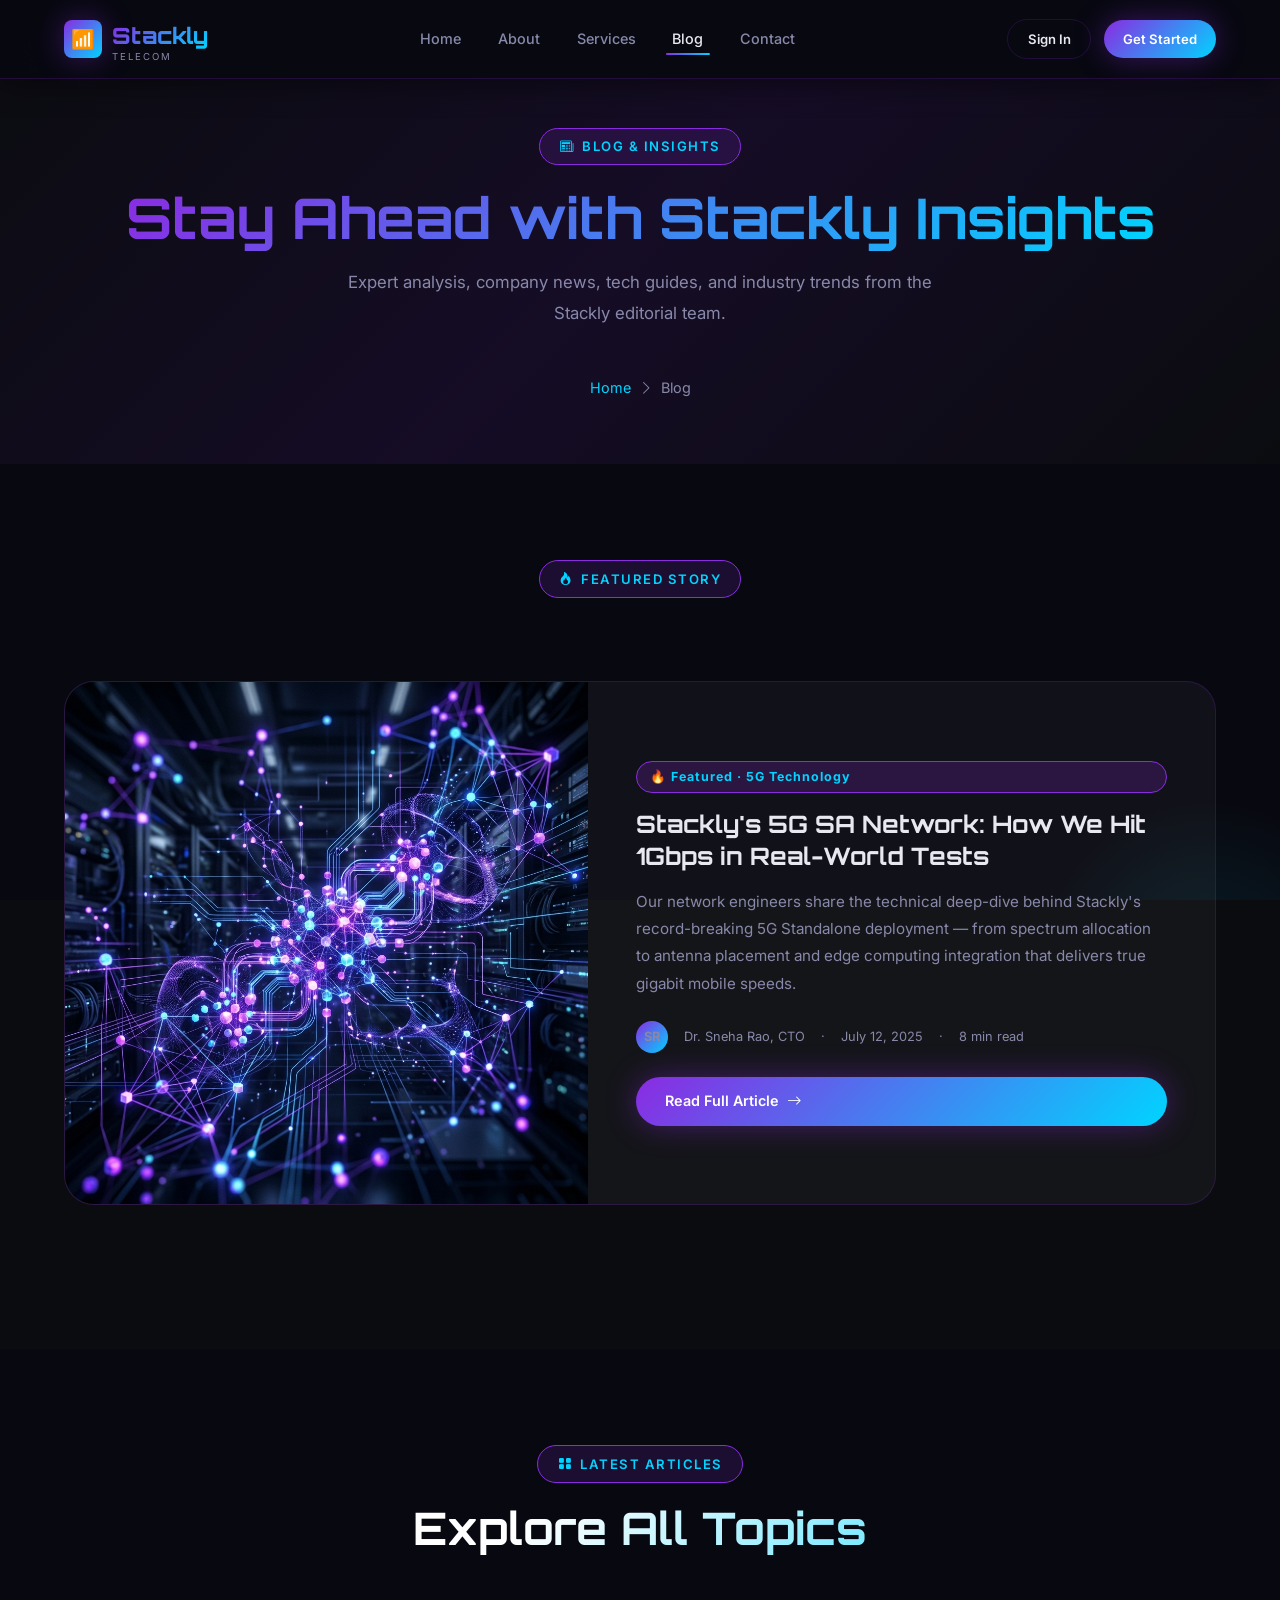
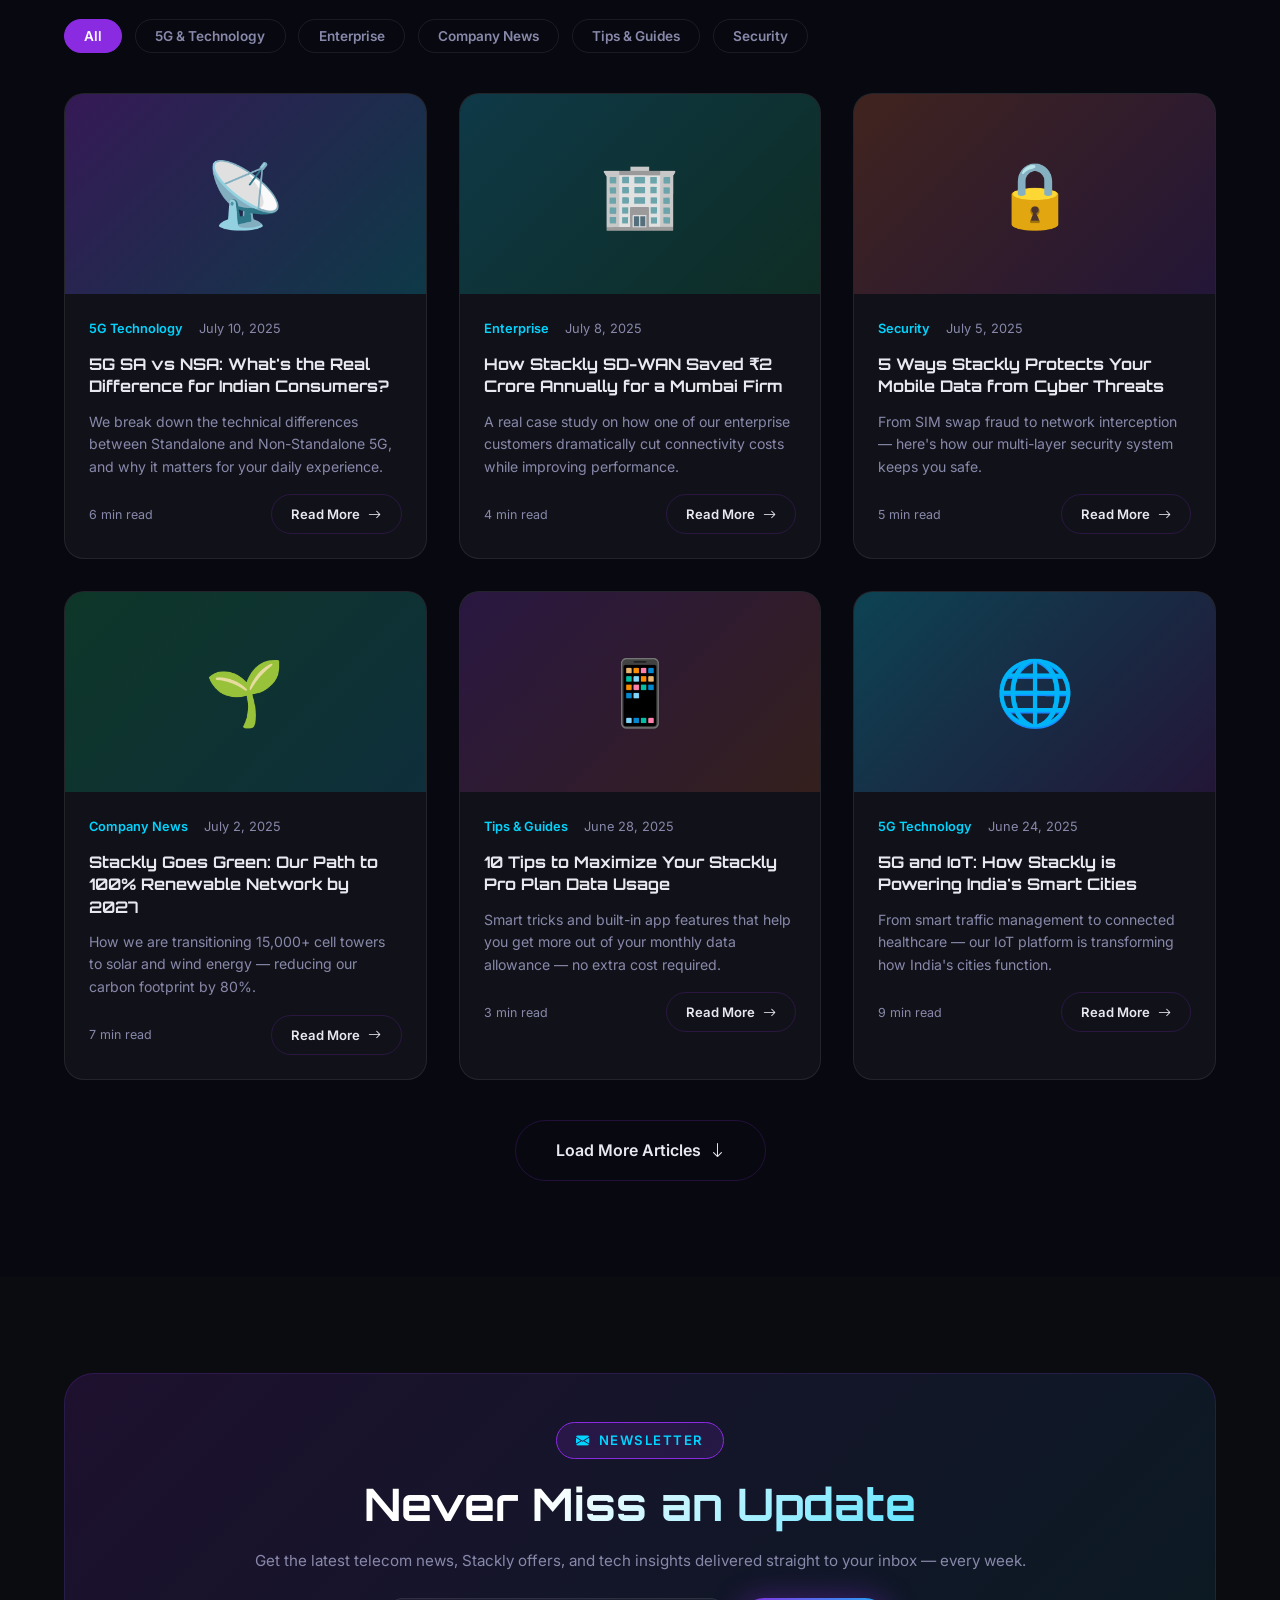
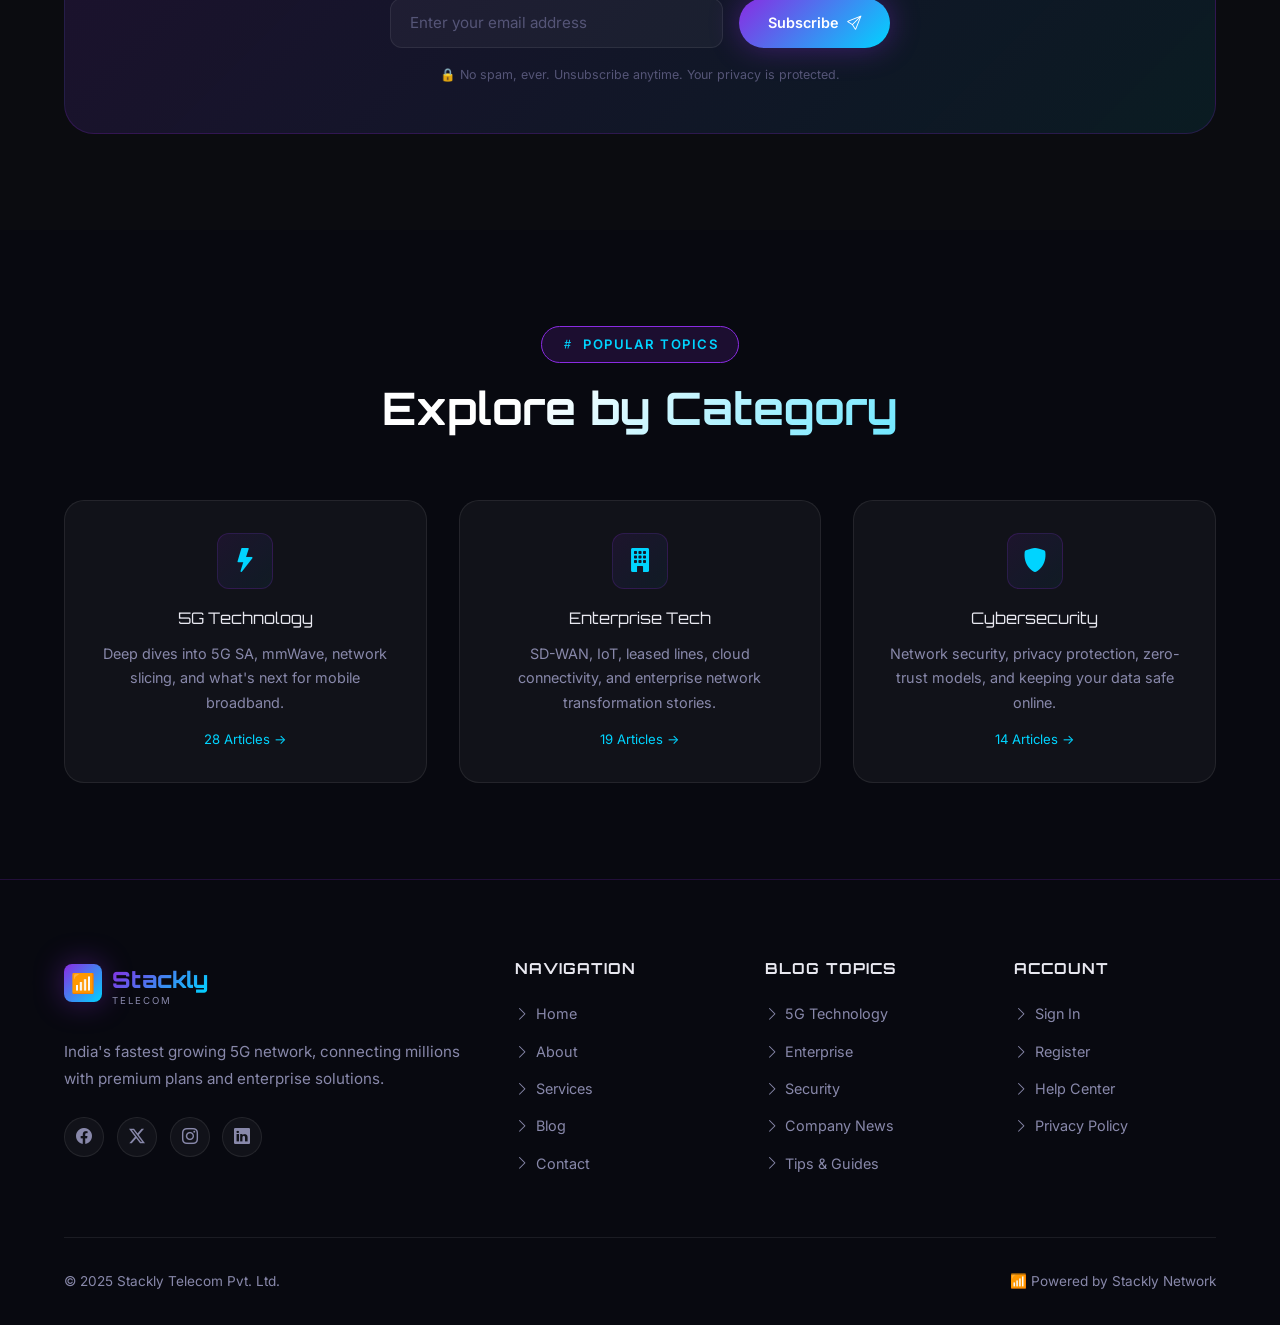
<file: blog.html>
﻿<!DOCTYPE html>
<html lang="en">
<head>
  <meta charset="UTF-8">
  <meta name="viewport" content="width=device-width, initial-scale=1.0">
  <meta name="description" content="Stackly Telecom Blog — Latest news on 5G, telecom trends, enterprise connectivity, and technology updates from Stackly's experts.">
  <title>Blog & News | Stackly Telecom</title>
  <link href="https://fonts.googleapis.com/css2?family=Orbitron:wght@400;700;900&family=Inter:wght@300;400;500;600;700&display=swap" rel="stylesheet">
  <link href="https://cdn.jsdelivr.net/npm/bootstrap-icons@1.11.3/font/bootstrap-icons.css" rel="stylesheet">
  <link rel="stylesheet" href="style.css">
  <style>
    .blog-featured {
      background: var(--bg-card);
      border: 1px solid var(--border);
      border-radius: var(--radius-xl);
      overflow: hidden;
      display: grid;
      grid-template-columns: 1fr 1.2fr;
      gap: 0;
      margin-bottom: 3rem;
    }
    .blog-featured-img {
      min-height: 320px;
      background: linear-gradient(135deg, rgba(138,43,226,0.3), rgba(0,212,255,0.2));
      display: flex;
      align-items: center;
      justify-content: center;
      font-size: 8rem;
    }
    .blog-featured-content { padding: 3rem; display: flex; flex-direction: column; justify-content: center; }
    .blog-category { display: inline-block; padding: 0.3rem 0.8rem; background: rgba(138,43,226,0.2); border: 1px solid var(--primary); border-radius: 20px; color: var(--secondary); font-size: 0.78rem; font-weight: 700; letter-spacing: 1px; margin-bottom: 1rem; }
    .blog-featured-title { font-family: 'Orbitron', sans-serif; font-size: 1.5rem; line-height: 1.3; margin-bottom: 1rem; }
    .blog-featured-excerpt { font-size: 0.95rem; color: var(--text-muted); line-height: 1.8; margin-bottom: 1.5rem; }

    .category-tabs { display: flex; gap: 0.8rem; flex-wrap: wrap; margin-bottom: 2.5rem; }
    .cat-tab {
      padding: 0.5rem 1.2rem;
      border-radius: 25px;
      font-size: 0.85rem;
      font-weight: 600;
      border: 1px solid var(--border-light);
      background: transparent;
      color: var(--text-muted);
      cursor: pointer;
      transition: var(--transition);
      font-family: 'Inter', sans-serif;
    }
    .cat-tab.active, .cat-tab:hover { background: var(--primary); border-color: var(--primary); color: #fff; }

    .newsletter-box {
      background: linear-gradient(135deg, rgba(138,43,226,0.15), rgba(0,212,255,0.08));
      border: 1px solid var(--border);
      border-radius: var(--radius-xl);
      padding: 3rem;
      text-align: center;
    }
    .newsletter-form { display: flex; gap: 1rem; max-width: 500px; margin: 1.5rem auto 0; }
    .newsletter-form input { flex: 1; }

    @media (max-width: 768px) {
      .blog-featured { grid-template-columns: 1fr; }
      .blog-featured-img { min-height: 200px; font-size: 5rem; }
      .blog-featured-content { padding: 1.5rem; }
      .newsletter-form { flex-direction: column; }
    }
  </style>
</head>
<body>

<nav class="navbar scrolled" id="navbar">
  <div class="nav-container">
    <a href="index.html" class="nav-logo">
      <div class="logo-icon">📶</div>
      <div><span class="logo-text">Stackly</span><span class="logo-sub">Telecom</span></div>
    </a>
    <ul class="nav-links">
      <li><a href="index.html">Home</a></li><li><a href="about.html">About</a></li>
      <li><a href="services.html">Services</a></li>
      <li><a href="blog.html" class="active">Blog</a></li><li><a href="contact.html">Contact</a></li>
    </ul>
    <div class="nav-cta">
      <a href="login.html" class="btn btn-outline btn-sm">Sign In</a>
      <a href="register.html" class="btn btn-primary btn-sm">Get Started</a>
    </div>
    <button class="nav-hamburger" id="hamburger"><span></span><span></span><span></span></button>
  </div>
</nav>
<div class="mobile-menu" id="mobile-menu">
  <button class="mobile-menu-close" id="menu-close"><i class="bi bi-x"></i></button>
  <a href="index.html">Home</a><a href="about.html">About</a><a href="services.html">Services</a>
  <a href="blog.html">Blog</a><a href="contact.html">Contact</a>
  <a href="login.html" class="btn btn-outline">Sign In</a><a href="register.html" class="btn btn-primary">Get Started</a>
</div>

<!-- SECTION 1: HERO -->
<div class="page-hero-bg"></div>
<section class="page-hero">
  <div class="container">
    <div class="page-hero-content reveal">
      <div class="section-tag"><i class="bi bi-newspaper"></i> Blog & Insights</div>
      <h1 class="page-hero-title">Stay Ahead with Stackly Insights</h1>
      <p class="section-subtitle mb-0">Expert analysis, company news, tech guides, and industry trends from the Stackly editorial team.</p>
      <div class="breadcrumb" style="margin-top:1rem;">
        <a href="index.html">Home</a><i class="bi bi-chevron-right"></i><span>Blog</span>
      </div>
    </div>
  </div>
</section>

<!-- SECTION 2: FEATURED ARTICLE -->
<section class="section">
  <div class="container">
    <div class="section-header reveal">
      <div class="section-tag"><i class="bi bi-fire"></i> Featured Story</div>
    </div>
    <div class="blog-featured reveal">
      <div class="blog-featured-img" style="background:transparent; display:flex; align-items:stretch;">
        <img src="images/blog-hero.webp" alt="Stackly 5G Technology" loading="lazy" style="width:100%; height:100%; object-fit:cover;">
      </div>
      <div class="blog-featured-content">
        <div class="blog-category">🔥 Featured · 5G Technology</div>
        <h2 class="blog-featured-title">Stackly's 5G SA Network: How We Hit 1Gbps in Real-World Tests</h2>
        <p class="blog-featured-excerpt">Our network engineers share the technical deep-dive behind Stackly's record-breaking 5G Standalone deployment — from spectrum allocation to antenna placement and edge computing integration that delivers true gigabit mobile speeds.</p>
        <div class="blog-meta" style="margin-bottom:1.5rem;">
          <div class="author-avatar" style="width:32px;height:32px;font-size:0.8rem;">SR</div>
          <span>Dr. Sneha Rao, CTO</span>
          <span>·</span>
          <span>July 12, 2025</span>
          <span>·</span>
          <span>8 min read</span>
        </div>
        <a href="404.html" class="btn btn-primary">Read Full Article <i class="bi bi-arrow-right"></i></a>
      </div>
    </div>
  </div>
</section>

<!-- SECTION 3: BLOG GRID -->
<section class="section section-alt">
  <div class="container">
    <div class="section-header reveal">
      <div class="section-tag"><i class="bi bi-grid-fill"></i> Latest Articles</div>
      <h2 class="section-title">Explore All Topics</h2>
    </div>
    <div class="category-tabs reveal">
      <button class="cat-tab active">All</button>
      <button class="cat-tab">5G & Technology</button>
      <button class="cat-tab">Enterprise</button>
      <button class="cat-tab">Company News</button>
      <button class="cat-tab">Tips & Guides</button>
      <button class="cat-tab">Security</button>
    </div>
    <div class="grid-3 reveal">
      <div class="blog-card">
        <div class="blog-img" style="background:linear-gradient(135deg,rgba(138,43,226,0.3),rgba(0,212,255,0.2));"><span style="font-size:4rem">📡</span></div>
        <div class="blog-content">
          <div class="blog-meta"><span class="blog-tag">5G Technology</span><span>July 10, 2025</span></div>
          <h3 class="blog-title">5G SA vs NSA: What's the Real Difference for Indian Consumers?</h3>
          <p class="blog-excerpt">We break down the technical differences between Standalone and Non-Standalone 5G, and why it matters for your daily experience.</p>
          <div style="display:flex;justify-content:space-between;align-items:center;margin-top:1rem;">
            <span style="font-size:0.78rem;color:var(--text-muted);">6 min read</span>
            <a href="404.html" class="btn btn-outline btn-sm">Read More <i class="bi bi-arrow-right"></i></a>
          </div>
        </div>
      </div>
      <div class="blog-card">
        <div class="blog-img" style="background:linear-gradient(135deg,rgba(0,212,255,0.2),rgba(0,200,100,0.15));"><span style="font-size:4rem">🏢</span></div>
        <div class="blog-content">
          <div class="blog-meta"><span class="blog-tag">Enterprise</span><span>July 8, 2025</span></div>
          <h3 class="blog-title">How Stackly SD-WAN Saved ₹2 Crore Annually for a Mumbai Firm</h3>
          <p class="blog-excerpt">A real case study on how one of our enterprise customers dramatically cut connectivity costs while improving performance.</p>
          <div style="display:flex;justify-content:space-between;align-items:center;margin-top:1rem;">
            <span style="font-size:0.78rem;color:var(--text-muted);">4 min read</span>
            <a href="404.html" class="btn btn-outline btn-sm">Read More <i class="bi bi-arrow-right"></i></a>
          </div>
        </div>
      </div>
      <div class="blog-card">
        <div class="blog-img" style="background:linear-gradient(135deg,rgba(255,107,53,0.2),rgba(138,43,226,0.15));"><span style="font-size:4rem">🔒</span></div>
        <div class="blog-content">
          <div class="blog-meta"><span class="blog-tag">Security</span><span>July 5, 2025</span></div>
          <h3 class="blog-title">5 Ways Stackly Protects Your Mobile Data from Cyber Threats</h3>
          <p class="blog-excerpt">From SIM swap fraud to network interception — here's how our multi-layer security system keeps you safe.</p>
          <div style="display:flex;justify-content:space-between;align-items:center;margin-top:1rem;">
            <span style="font-size:0.78rem;color:var(--text-muted);">5 min read</span>
            <a href="404.html" class="btn btn-outline btn-sm">Read More <i class="bi bi-arrow-right"></i></a>
          </div>
        </div>
      </div>
      <div class="blog-card">
        <div class="blog-img" style="background:linear-gradient(135deg,rgba(0,200,100,0.2),rgba(0,212,255,0.15));"><span style="font-size:4rem">🌱</span></div>
        <div class="blog-content">
          <div class="blog-meta"><span class="blog-tag">Company News</span><span>July 2, 2025</span></div>
          <h3 class="blog-title">Stackly Goes Green: Our Path to 100% Renewable Network by 2027</h3>
          <p class="blog-excerpt">How we are transitioning 15,000+ cell towers to solar and wind energy — reducing our carbon footprint by 80%.</p>
          <div style="display:flex;justify-content:space-between;align-items:center;margin-top:1rem;">
            <span style="font-size:0.78rem;color:var(--text-muted);">7 min read</span>
            <a href="404.html" class="btn btn-outline btn-sm">Read More <i class="bi bi-arrow-right"></i></a>
          </div>
        </div>
      </div>
      <div class="blog-card">
        <div class="blog-img" style="background:linear-gradient(135deg,rgba(138,43,226,0.2),rgba(255,107,53,0.15));"><span style="font-size:4rem">📱</span></div>
        <div class="blog-content">
          <div class="blog-meta"><span class="blog-tag">Tips & Guides</span><span>June 28, 2025</span></div>
          <h3 class="blog-title">10 Tips to Maximize Your Stackly Pro Plan Data Usage</h3>
          <p class="blog-excerpt">Smart tricks and built-in app features that help you get more out of your monthly data allowance — no extra cost required.</p>
          <div style="display:flex;justify-content:space-between;align-items:center;margin-top:1rem;">
            <span style="font-size:0.78rem;color:var(--text-muted);">3 min read</span>
            <a href="404.html" class="btn btn-outline btn-sm">Read More <i class="bi bi-arrow-right"></i></a>
          </div>
        </div>
      </div>
      <div class="blog-card">
        <div class="blog-img" style="background:linear-gradient(135deg,rgba(0,212,255,0.25),rgba(138,43,226,0.15));"><span style="font-size:4rem">🌐</span></div>
        <div class="blog-content">
          <div class="blog-meta"><span class="blog-tag">5G Technology</span><span>June 24, 2025</span></div>
          <h3 class="blog-title">5G and IoT: How Stackly is Powering India's Smart Cities</h3>
          <p class="blog-excerpt">From smart traffic management to connected healthcare — our IoT platform is transforming how India's cities function.</p>
          <div style="display:flex;justify-content:space-between;align-items:center;margin-top:1rem;">
            <span style="font-size:0.78rem;color:var(--text-muted);">9 min read</span>
            <a href="404.html" class="btn btn-outline btn-sm">Read More <i class="bi bi-arrow-right"></i></a>
          </div>
        </div>
      </div>
    </div>
    <div style="text-align:center;margin-top:2.5rem;" class="reveal">
      <a href="404.html" class="btn btn-outline btn-lg">Load More Articles <i class="bi bi-arrow-down"></i></a>
    </div>
  </div>
</section>

<!-- SECTION 4: NEWSLETTER -->
<section class="section">
  <div class="container">
    <div class="newsletter-box reveal">
      <div class="section-tag" style="justify-content:center;"><i class="bi bi-envelope-fill"></i> Newsletter</div>
      <h2 class="section-title">Never Miss an Update</h2>
      <p style="color:var(--text-muted);font-size:0.95rem;">Get the latest telecom news, Stackly offers, and tech insights delivered straight to your inbox — every week.</p>
      <div class="newsletter-form">
        <input type="email" class="form-control" placeholder="Enter your email address">
        <button class="btn btn-primary" onclick="window.location='404.html'">Subscribe <i class="bi bi-send"></i></button>
      </div>
      <p style="font-size:0.78rem;color:var(--text-dim);margin-top:1rem;">🔒 No spam, ever. Unsubscribe anytime. Your privacy is protected.</p>
    </div>
  </div>
</section>

<!-- SECTION 5: POPULAR TOPICS -->
<section class="section section-alt">
  <div class="container">
    <div class="section-header reveal">
      <div class="section-tag"><i class="bi bi-hash"></i> Popular Topics</div>
      <h2 class="section-title">Explore by Category</h2>
    </div>
    <div class="grid-3 reveal">
      <div class="feature-box" style="text-align:center;cursor:pointer;" onclick="window.location='404.html'">
        <div class="feature-icon" style="margin:0 auto 1rem;"><i class="bi bi-lightning-fill"></i></div>
        <div class="feature-title">5G Technology</div>
        <p class="feature-desc">Deep dives into 5G SA, mmWave, network slicing, and what's next for mobile broadband.</p>
        <div style="color:var(--secondary);font-size:0.82rem;margin-top:0.8rem;">28 Articles →</div>
      </div>
      <div class="feature-box" style="text-align:center;cursor:pointer;" onclick="window.location='404.html'">
        <div class="feature-icon" style="margin:0 auto 1rem;"><i class="bi bi-building-fill"></i></div>
        <div class="feature-title">Enterprise Tech</div>
        <p class="feature-desc">SD-WAN, IoT, leased lines, cloud connectivity, and enterprise network transformation stories.</p>
        <div style="color:var(--secondary);font-size:0.82rem;margin-top:0.8rem;">19 Articles →</div>
      </div>
      <div class="feature-box" style="text-align:center;cursor:pointer;" onclick="window.location='404.html'">
        <div class="feature-icon" style="margin:0 auto 1rem;"><i class="bi bi-shield-fill"></i></div>
        <div class="feature-title">Cybersecurity</div>
        <p class="feature-desc">Network security, privacy protection, zero-trust models, and keeping your data safe online.</p>
        <div style="color:var(--secondary);font-size:0.82rem;margin-top:0.8rem;">14 Articles →</div>
      </div>
    </div>
  </div>
</section>

<footer>
  <div class="container">
    <div class="footer-grid">
      <div class="footer-brand">
        <a href="index.html" class="nav-logo" style="margin-bottom:1rem;display:inline-flex;">
          <div class="logo-icon">📶</div>
          <div><span class="logo-text">Stackly</span><span class="logo-sub">Telecom</span></div>
        </a>
        <p>India's fastest growing 5G network, connecting millions with premium plans and enterprise solutions.</p>
        <div class="social-links">
          <a href="https://facebook.com" class="social-link" target="_blank"><i class="bi bi-facebook"></i></a>
          <a href="https://x.com" class="social-link" target="_blank"><i class="bi bi-twitter-x"></i></a>
          <a href="https://instagram.com" class="social-link" target="_blank"><i class="bi bi-instagram"></i></a>
          <a href="https://linkedin.com" class="social-link" target="_blank"><i class="bi bi-linkedin"></i></a>
        </div>
      </div>
      <div class="footer-col"><h4>Navigation</h4><ul>
        <li><a href="index.html"><i class="bi bi-chevron-right"></i> Home</a></li>
        <li><a href="about.html"><i class="bi bi-chevron-right"></i> About</a></li>
        <li><a href="services.html"><i class="bi bi-chevron-right"></i> Services</a></li>
        <li><a href="blog.html"><i class="bi bi-chevron-right"></i> Blog</a></li>
        <li><a href="contact.html"><i class="bi bi-chevron-right"></i> Contact</a></li>
      </ul></div>
      <div class="footer-col"><h4>Blog Topics</h4><ul>
        <li><a href="404.html"><i class="bi bi-chevron-right"></i> 5G Technology</a></li>
        <li><a href="services.html#enterprise"><i class="bi bi-chevron-right"></i> Enterprise</a></li>
        <li><a href="404.html"><i class="bi bi-chevron-right"></i> Security</a></li>
        <li><a href="404.html"><i class="bi bi-chevron-right"></i> Company News</a></li>
        <li><a href="404.html"><i class="bi bi-chevron-right"></i> Tips & Guides</a></li>
      </ul></div>
      <div class="footer-col"><h4>Account</h4><ul>
        <li><a href="login.html"><i class="bi bi-chevron-right"></i> Sign In</a></li>
        <li><a href="register.html"><i class="bi bi-chevron-right"></i> Register</a></li>
        <li><a href="contact.html"><i class="bi bi-chevron-right"></i> Help Center</a></li>
        <li><a href="404.html"><i class="bi bi-chevron-right"></i> Privacy Policy</a></li>
      </ul></div>
    </div>
    <div class="footer-bottom">
      <p>© 2025 Stackly Telecom Pvt. Ltd.</p>
      <p>📶 Powered by Stackly Network</p>
    </div>
  </div>
</footer>
<button class="back-to-top" id="back-to-top"><i class="bi bi-chevron-up"></i></button>
<script>
  window.addEventListener('scroll', () => document.getElementById('back-to-top').classList.toggle('visible', window.scrollY > 300));
  document.getElementById('back-to-top').addEventListener('click', () => window.scrollTo({top:0,behavior:'smooth'}));
  document.getElementById('hamburger').addEventListener('click', function() { this.classList.toggle('open'); document.getElementById('mobile-menu').classList.toggle('open'); });
  document.getElementById('menu-close').addEventListener('click', () => { document.getElementById('hamburger').classList.remove('open'); document.getElementById('mobile-menu').classList.remove('open'); });
  const observer = new IntersectionObserver(e => e.forEach(el => { if(el.isIntersecting) el.target.classList.add('visible'); }), {threshold:0.1});
  document.querySelectorAll('.reveal,.reveal-left,.reveal-right').forEach(el => observer.observe(el));
  document.querySelectorAll('.cat-tab').forEach(tab => {
    tab.addEventListener('click', function() {
      document.querySelectorAll('.cat-tab').forEach(t => t.classList.remove('active'));
      this.classList.add('active');
    });
  });
</script>
</body>
</html>
</file>
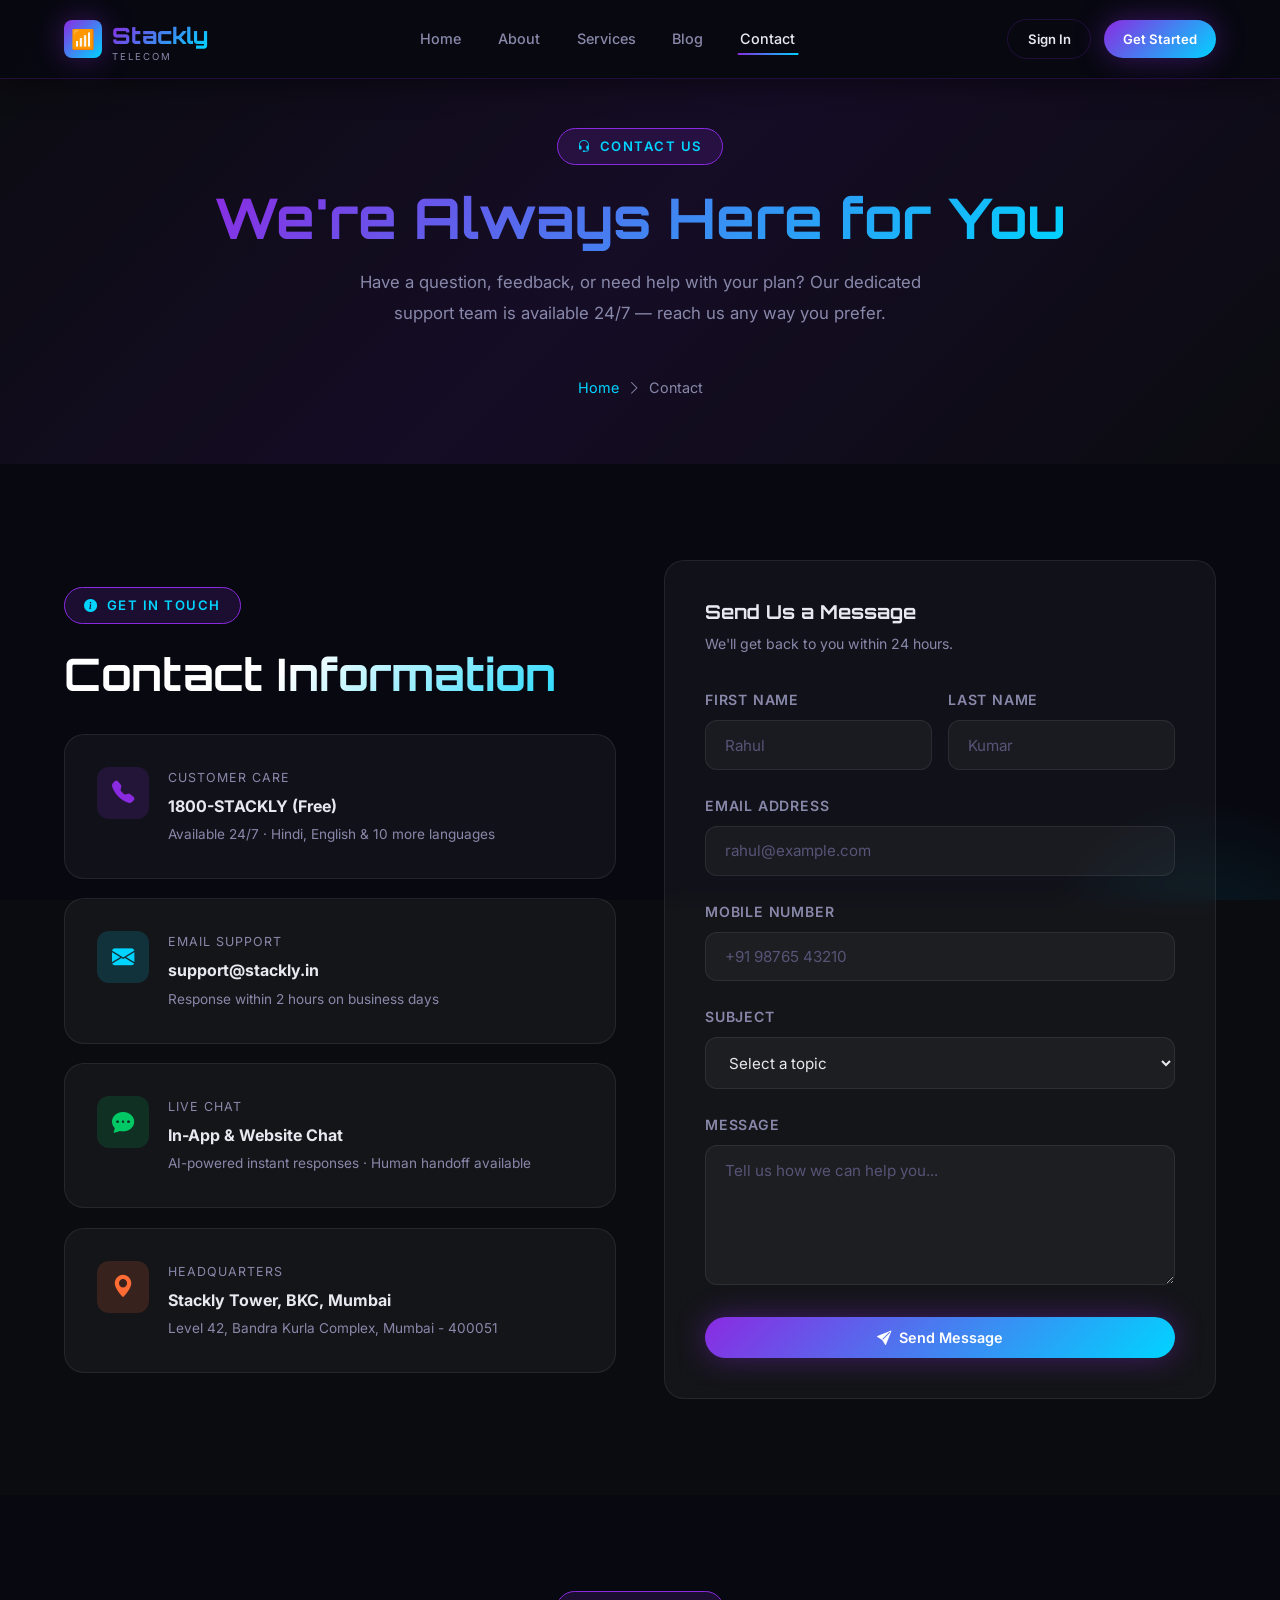
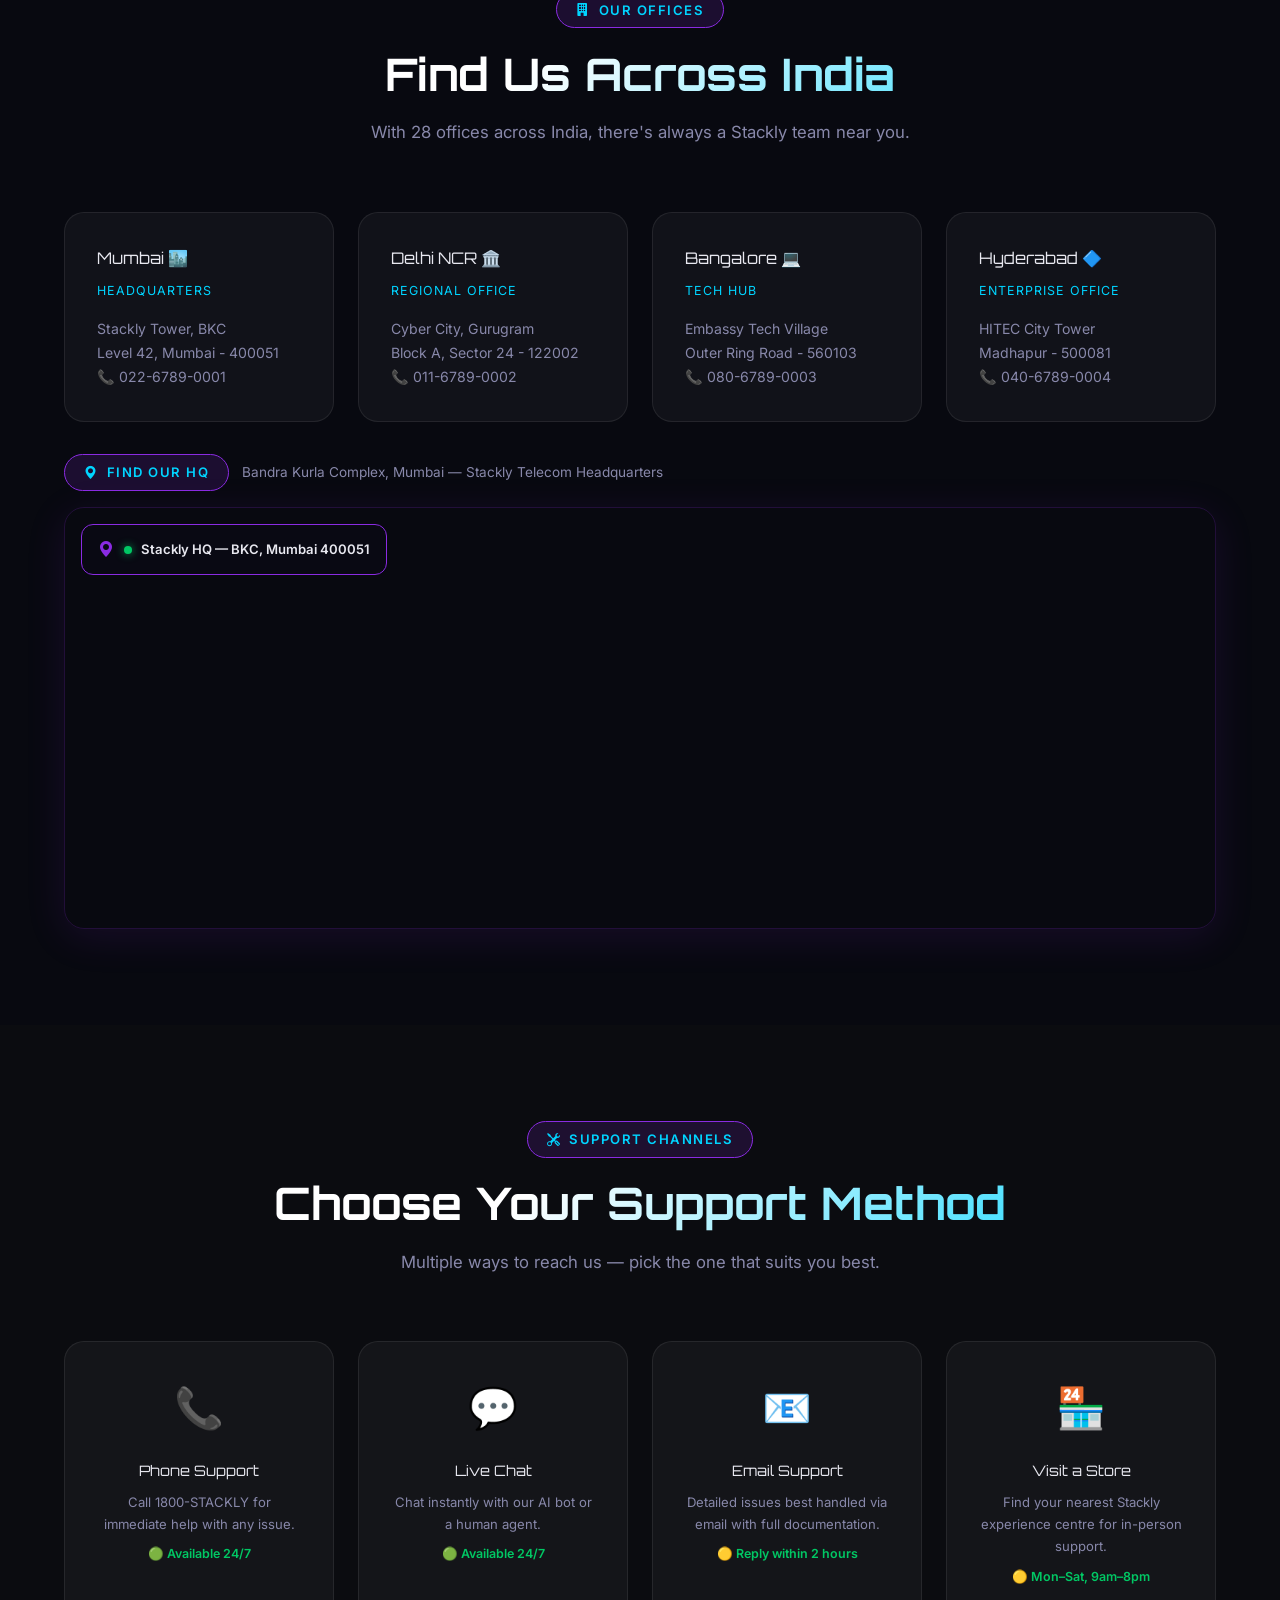
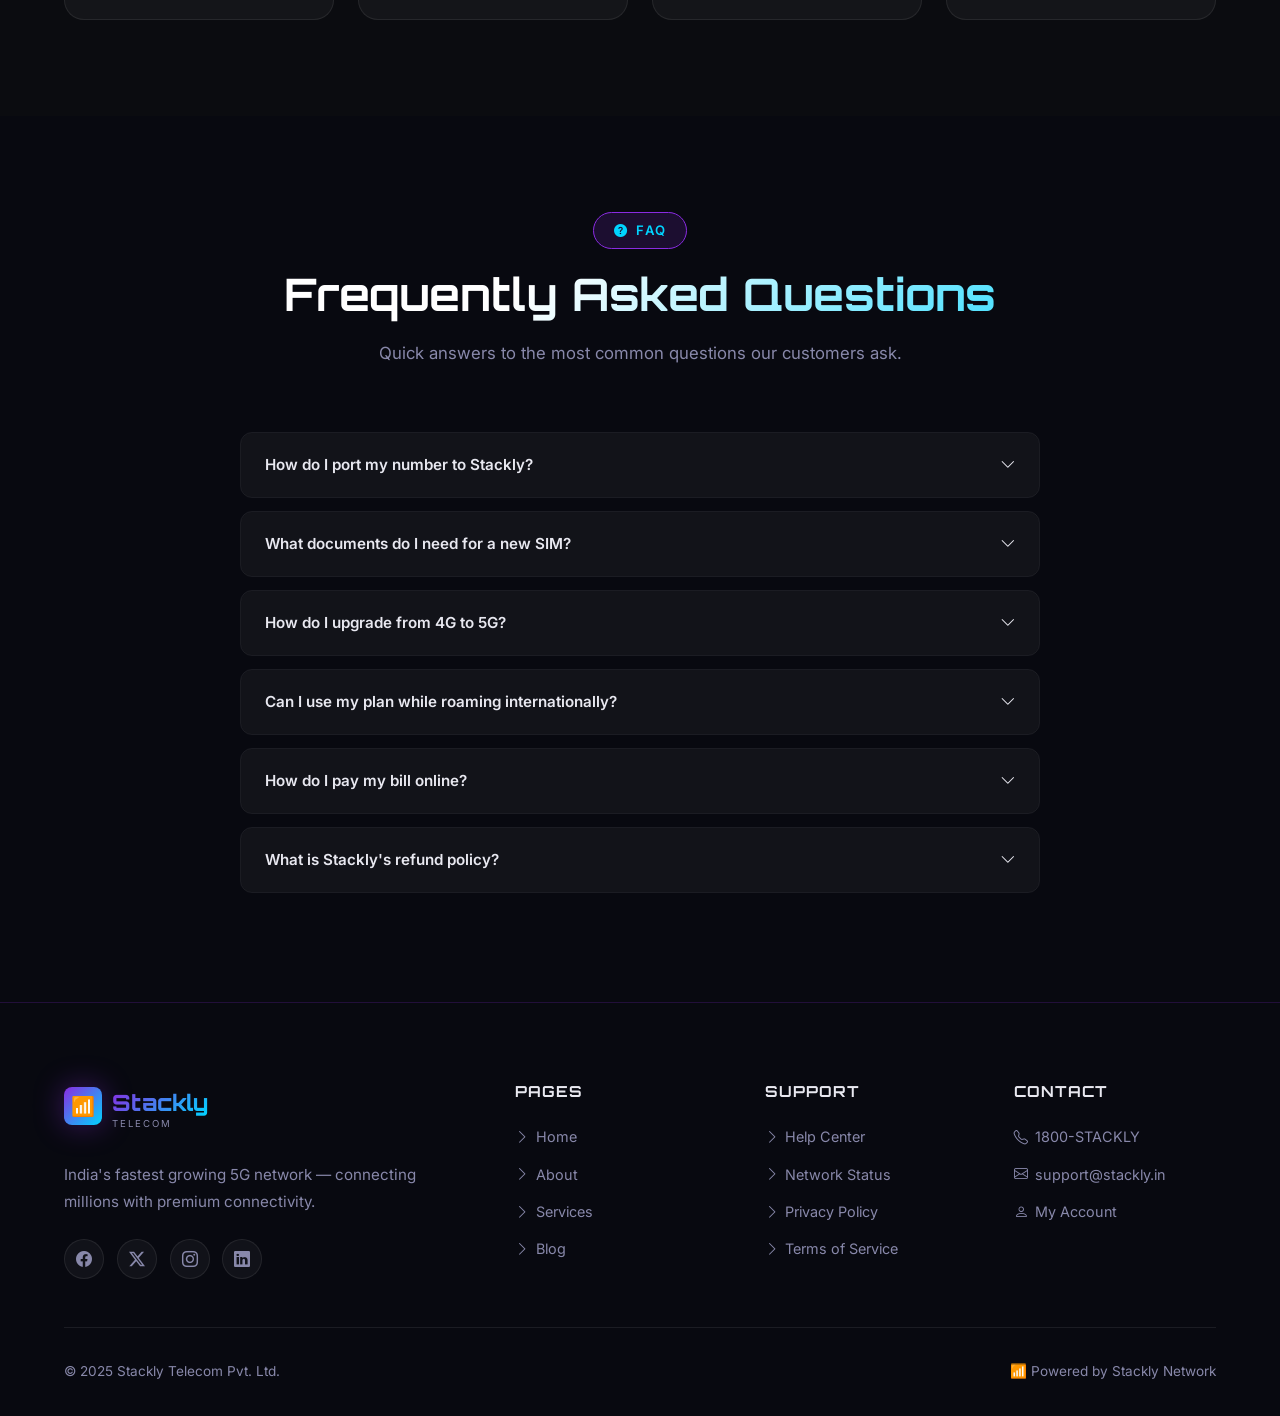
<file: contact.html>
﻿<!DOCTYPE html>
<html lang="en">
<head>
  <meta charset="UTF-8">
  <meta name="viewport" content="width=device-width, initial-scale=1.0">
  <meta name="description" content="Contact Stackly Telecom — Reach our support team, find our offices, or get help with your account. Available 24/7.">
  <title>Contact Us | Stackly Telecom</title>
  <link href="https://fonts.googleapis.com/css2?family=Orbitron:wght@400;700;900&family=Inter:wght@300;400;500;600;700&display=swap" rel="stylesheet">
  <link href="https://cdn.jsdelivr.net/npm/bootstrap-icons@1.11.3/font/bootstrap-icons.css" rel="stylesheet">
  <link rel="stylesheet" href="style.css">
  <style>
    .contact-info-card {
      background: var(--bg-card);
      border: 1px solid var(--border-light);
      border-radius: var(--radius-lg);
      padding: 2rem;
      display: flex;
      align-items: flex-start;
      gap: 1.2rem;
      transition: var(--transition);
    }
    .contact-info-card:hover { border-color: var(--primary); transform: translateY(-3px); }
    .contact-icon {
      width: 52px; height: 52px;
      border-radius: var(--radius);
      display: flex; align-items: center; justify-content: center;
      font-size: 1.4rem;
      flex-shrink: 0;
    }
    .contact-label { font-size: 0.78rem; color: var(--text-muted); text-transform: uppercase; letter-spacing: 1px; margin-bottom: 0.3rem; }
    .contact-value { font-weight: 700; margin-bottom: 0.2rem; }
    .contact-detail { font-size: 0.85rem; color: var(--text-muted); }

    .office-card {
      background: var(--bg-card);
      border: 1px solid var(--border-light);
      border-radius: var(--radius-lg);
      padding: 2rem;
      transition: var(--transition);
    }
    .office-card:hover { border-color: var(--primary); transform: translateY(-4px); }
    .office-city { font-family: 'Orbitron', sans-serif; font-size: 1rem; margin-bottom: 0.5rem; }
    .office-type { font-size: 0.78rem; color: var(--secondary); text-transform: uppercase; letter-spacing: 1px; margin-bottom: 1rem; }
    .office-detail { font-size: 0.88rem; color: var(--text-muted); line-height: 1.7; }

    .support-channel {
      background: var(--bg-card);
      border: 1px solid var(--border-light);
      border-radius: var(--radius-lg);
      padding: 2rem;
      text-align: center;
      transition: var(--transition);
      cursor: pointer;
    }
    .support-channel:hover { border-color: var(--secondary); transform: translateY(-4px); box-shadow: var(--glow-cyan); }
    .support-icon { font-size: 2.5rem; margin-bottom: 1rem; }
    .support-title { font-family: 'Orbitron', sans-serif; font-size: 0.9rem; margin-bottom: 0.5rem; }
    .support-desc { font-size: 0.82rem; color: var(--text-muted); margin-bottom: 0.5rem; }
    .support-availability { font-size: 0.78rem; color: #00c864; font-weight: 600; }

    /* ===== REAL MAP STYLES ===== */
    .map-wrapper {
      border-radius: var(--radius-lg);
      overflow: hidden;
      border: 1px solid var(--border);
      position: relative;
      box-shadow: 0 8px 40px rgba(138,43,226,0.12);
    }
    .map-wrapper iframe {
      width: 100%;
      height: 420px;
      display: block;
      border: none;
      filter: grayscale(40%) invert(1) hue-rotate(185deg) saturate(0.7) brightness(0.85);
    }
    .map-overlay-badge {
      position: absolute;
      top: 1rem;
      left: 1rem;
      background: rgba(10,10,20,0.92);
      backdrop-filter: blur(12px);
      border: 1px solid var(--primary);
      border-radius: var(--radius);
      padding: 0.7rem 1rem;
      display: flex;
      align-items: center;
      gap: 0.6rem;
      font-size: 0.82rem;
      font-weight: 600;
      color: var(--text);
      pointer-events: none;
    }
    .map-overlay-badge i { color: var(--primary); font-size: 1rem; }
    .map-pin-dot {
      width: 8px; height: 8px;
      border-radius: 50%;
      background: #00c864;
      box-shadow: 0 0 8px rgba(0,200,100,0.8);
      animation: pulse 1.8s ease infinite;
    }

    /* ===== MOBILE RESPONSIVE FIXES ===== */
    @media (max-width: 768px) {
      /* Contact section: stack form below info cards */
      .contact-info-card { padding: 1.2rem; gap: 0.8rem; }
      .contact-icon { width: 42px; height: 42px; font-size: 1.1rem; }
      .contact-value { font-size: 0.95rem; }
      .contact-detail { font-size: 0.8rem; }

      /* Form row: single column on mobile */
      .form-row-2 { grid-template-columns: 1fr !important; }

      /* Glass card: reduce padding on mobile */
      .glass-card { padding: 1.5rem !important; }

      /* Office grid: 2 cols on mobile */
      .office-grid-mobile { grid-template-columns: 1fr 1fr !important; }
      .office-card { padding: 1.2rem; }
      .office-city { font-size: 0.9rem; }
      .office-detail { font-size: 0.8rem; }

      /* Support channels: 2×2 on mobile */
      .support-grid-mobile { grid-template-columns: 1fr 1fr !important; }
      .support-channel { padding: 1.2rem; }
      .support-icon { font-size: 1.8rem; margin-bottom: 0.6rem; }
      .support-title { font-size: 0.78rem; }

      /* Map height on mobile */
      .map-wrapper iframe { height: 280px; }
      .map-overlay-badge { font-size: 0.72rem; padding: 0.5rem 0.7rem; }

      /* FAQ: tighter on mobile */
      .faq-item { margin-bottom: 0; }
      .faq-question { font-size: 0.88rem; padding: 1rem; }
      .faq-answer p { font-size: 0.85rem; }
    }
    @media (max-width: 480px) {
      .office-grid-mobile { grid-template-columns: 1fr !important; }
      .support-grid-mobile { grid-template-columns: 1fr !important; }
    }
  </style>
</head>
<body>

<nav class="navbar scrolled" id="navbar">
  <div class="nav-container">
    <a href="index.html" class="nav-logo">
      <div class="logo-icon">📶</div>
      <div><span class="logo-text">Stackly</span><span class="logo-sub">Telecom</span></div>
    </a>
    <ul class="nav-links">
      <li><a href="index.html">Home</a></li><li><a href="about.html">About</a></li>
      <li><a href="services.html">Services</a></li>
      <li><a href="blog.html">Blog</a></li>
      <li><a href="contact.html" class="active">Contact</a></li>
    </ul>
    <div class="nav-cta">
      <a href="login.html" class="btn btn-outline btn-sm">Sign In</a>
      <a href="register.html" class="btn btn-primary btn-sm">Get Started</a>
    </div>
    <button class="nav-hamburger" id="hamburger"><span></span><span></span><span></span></button>
  </div>
</nav>
<div class="mobile-menu" id="mobile-menu">
  <button class="mobile-menu-close" id="menu-close"><i class="bi bi-x"></i></button>
  <a href="index.html">Home</a><a href="about.html">About</a><a href="services.html">Services</a>
  <a href="blog.html">Blog</a><a href="contact.html">Contact</a>
  <a href="login.html" class="btn btn-outline">Sign In</a><a href="register.html" class="btn btn-primary">Get Started</a>
</div>

<!-- SECTION 1: HERO -->
<div class="page-hero-bg"></div>
<section class="page-hero">
  <div class="container">
    <div class="page-hero-content reveal">
      <div class="section-tag"><i class="bi bi-headset"></i> Contact Us</div>
      <h1 class="page-hero-title">We're Always Here for You</h1>
      <p class="section-subtitle mb-0">Have a question, feedback, or need help with your plan? Our dedicated support team is available 24/7 — reach us any way you prefer.</p>
      <div class="breadcrumb" style="margin-top:1rem;">
        <a href="index.html">Home</a><i class="bi bi-chevron-right"></i><span>Contact</span>
      </div>
    </div>
  </div>
</section>

<!-- SECTION 2: CONTACT INFO + FORM -->
<section class="section">
  <div class="container">
    <div class="grid-2">
      <!-- Contact Details -->
      <div class="reveal-left">
        <div class="section-tag" style="margin-bottom:1.5rem;"><i class="bi bi-info-circle-fill"></i> Get in Touch</div>
        <h2 class="section-title" style="text-align:left;margin-bottom:2rem;">Contact Information</h2>
        <div style="display:flex;flex-direction:column;gap:1.2rem;">
          <div class="contact-info-card">
            <div class="contact-icon" style="background:rgba(138,43,226,0.15);color:var(--primary)"><i class="bi bi-telephone-fill"></i></div>
            <div>
              <div class="contact-label">Customer Care</div>
              <div class="contact-value">1800-STACKLY (Free)</div>
              <div class="contact-detail">Available 24/7 · Hindi, English & 10 more languages</div>
            </div>
          </div>
          <div class="contact-info-card">
            <div class="contact-icon" style="background:rgba(0,212,255,0.15);color:var(--secondary)"><i class="bi bi-envelope-fill"></i></div>
            <div>
              <div class="contact-label">Email Support</div>
              <div class="contact-value">support@stackly.in</div>
              <div class="contact-detail">Response within 2 hours on business days</div>
            </div>
          </div>
          <div class="contact-info-card">
            <div class="contact-icon" style="background:rgba(0,200,100,0.15);color:#00c864"><i class="bi bi-chat-dots-fill"></i></div>
            <div>
              <div class="contact-label">Live Chat</div>
              <div class="contact-value">In-App & Website Chat</div>
              <div class="contact-detail">AI-powered instant responses · Human handoff available</div>
            </div>
          </div>
          <div class="contact-info-card">
            <div class="contact-icon" style="background:rgba(255,107,53,0.15);color:var(--accent)"><i class="bi bi-geo-alt-fill"></i></div>
            <div>
              <div class="contact-label">Headquarters</div>
              <div class="contact-value">Stackly Tower, BKC, Mumbai</div>
              <div class="contact-detail">Level 42, Bandra Kurla Complex, Mumbai - 400051</div>
            </div>
          </div>
        </div>
      </div>

      <!-- Contact Form -->
      <div class="reveal-right">
        <div class="glass-card" style="padding:2.5rem;">
          <h3 style="font-family:'Orbitron',sans-serif;font-size:1.2rem;margin-bottom:0.5rem;">Send Us a Message</h3>
          <p style="font-size:0.88rem;color:var(--text-muted);margin-bottom:2rem;">We'll get back to you within 24 hours.</p>
          <form onsubmit="event.preventDefault();window.location='404.html'">
            <div style="display:grid;grid-template-columns:1fr 1fr;gap:1rem;" class="form-row-2">
              <div class="form-group">
                <label>First Name</label>
                <input type="text" class="form-control" placeholder="Rahul">
              </div>
              <div class="form-group">
                <label>Last Name</label>
                <input type="text" class="form-control" placeholder="Kumar">
              </div>
            </div>
            <div class="form-group">
              <label>Email Address</label>
              <input type="email" class="form-control" placeholder="rahul@example.com">
            </div>
            <div class="form-group">
              <label>Mobile Number</label>
              <input type="tel" class="form-control" placeholder="+91 98765 43210">
            </div>
            <div class="form-group">
              <label>Subject</label>
              <select class="form-control">
                <option value="">Select a topic</option>
                <option>Plan Enquiry</option>
                <option>Technical Support</option>
                <option>Billing Issue</option>
                <option>Enterprise Sales</option>
                <option>Complaint</option>
                <option>Other</option>
              </select>
            </div>
            <div class="form-group">
              <label>Message</label>
              <textarea class="form-control" placeholder="Tell us how we can help you..."></textarea>
            </div>
            <button type="submit" class="btn btn-primary" style="width:100%;justify-content:center;"><i class="bi bi-send-fill"></i> Send Message</button>
          </form>
        </div>
      </div>
    </div>
  </div>
</section>

<!-- SECTION 3: OFFICES -->
<section class="section section-alt">
  <div class="container">
    <div class="section-header reveal">
      <div class="section-tag"><i class="bi bi-building-fill"></i> Our Offices</div>
      <h2 class="section-title">Find Us Across India</h2>
      <p class="section-subtitle">With 28 offices across India, there's always a Stackly team near you.</p>
    </div>
    <div class="grid-4 reveal office-grid-mobile">
      <div class="office-card">
        <div class="office-city">Mumbai 🏙️</div>
        <div class="office-type">Headquarters</div>
        <p class="office-detail">Stackly Tower, BKC<br>Level 42, Mumbai - 400051<br>📞 022-6789-0001</p>
      </div>
      <div class="office-card">
        <div class="office-city">Delhi NCR 🏛️</div>
        <div class="office-type">Regional Office</div>
        <p class="office-detail">Cyber City, Gurugram<br>Block A, Sector 24 - 122002<br>📞 011-6789-0002</p>
      </div>
      <div class="office-card">
        <div class="office-city">Bangalore 💻</div>
        <div class="office-type">Tech Hub</div>
        <p class="office-detail">Embassy Tech Village<br>Outer Ring Road - 560103<br>📞 080-6789-0003</p>
      </div>
      <div class="office-card">
        <div class="office-city">Hyderabad 🔷</div>
        <div class="office-type">Enterprise Office</div>
        <p class="office-detail">HITEC City Tower<br>Madhapur - 500081<br>📞 040-6789-0004</p>
      </div>
    </div>

    <!-- REAL GOOGLE MAP -->
    <div style="margin-top:2rem;" class="reveal">
      <div style="margin-bottom:1rem;display:flex;align-items:center;gap:0.8rem;flex-wrap:wrap;">
        <div class="section-tag" style="margin-bottom:0;"><i class="bi bi-geo-alt-fill"></i> Find Our HQ</div>
        <span style="font-size:0.85rem;color:var(--text-muted);">Bandra Kurla Complex, Mumbai — Stackly Telecom Headquarters</span>
      </div>
      <div class="map-wrapper">
        <!-- Google Maps embed: BKC Mumbai -->
        <iframe
          src="https://www.google.com/maps/embed?pb=!1m18!1m12!1m3!1d3771.009985944296!2d72.86535687520637!3d19.06662808211136!2m3!1f0!2f0!3f0!3m2!1i1024!2i768!4f13.1!3m3!1m2!1s0x3be7c8c9ebc3e5db%3A0x37af4da3c31e16c0!2sBandra%20Kurla%20Complex%2C%20Mumbai%2C%20Maharashtra!5e0!3m2!1sen!2sin!4v1720000000000!5m2!1sen!2sin"
          allowfullscreen=""
          loading="lazy"
          referrerpolicy="no-referrer-when-downgrade"
          title="Stackly Telecom HQ Location — BKC Mumbai"
        ></iframe>
        <div class="map-overlay-badge">
          <i class="bi bi-geo-alt-fill"></i>
          <div class="map-pin-dot"></div>
          <span>Stackly HQ — BKC, Mumbai 400051</span>
        </div>
      </div>
    </div>
  </div>
</section>

<!-- SECTION 4: SUPPORT CHANNELS -->
<section class="section">
  <div class="container">
    <div class="section-header reveal">
      <div class="section-tag"><i class="bi bi-tools"></i> Support Channels</div>
      <h2 class="section-title">Choose Your Support Method</h2>
      <p class="section-subtitle">Multiple ways to reach us — pick the one that suits you best.</p>
    </div>
    <div class="grid-4 reveal support-grid-mobile">
      <div class="support-channel" onclick="window.location='404.html'">
        <div class="support-icon">📞</div>
        <div class="support-title">Phone Support</div>
        <div class="support-desc">Call 1800-STACKLY for immediate help with any issue.</div>
        <div class="support-availability">🟢 Available 24/7</div>
      </div>
      <div class="support-channel" onclick="window.location='404.html'">
        <div class="support-icon">💬</div>
        <div class="support-title">Live Chat</div>
        <div class="support-desc">Chat instantly with our AI bot or a human agent.</div>
        <div class="support-availability">🟢 Available 24/7</div>
      </div>
      <div class="support-channel" onclick="window.location='404.html'">
        <div class="support-icon">📧</div>
        <div class="support-title">Email Support</div>
        <div class="support-desc">Detailed issues best handled via email with full documentation.</div>
        <div class="support-availability">🟡 Reply within 2 hours</div>
      </div>
      <div class="support-channel" onclick="window.location='404.html'">
        <div class="support-icon">🏪</div>
        <div class="support-title">Visit a Store</div>
        <div class="support-desc">Find your nearest Stackly experience centre for in-person support.</div>
        <div class="support-availability">🟡 Mon–Sat, 9am–8pm</div>
      </div>
    </div>
  </div>
</section>

<!-- SECTION 5: FAQ -->
<section class="section section-alt">
  <div class="container">
    <div class="section-header reveal">
      <div class="section-tag"><i class="bi bi-question-circle-fill"></i> FAQ</div>
      <h2 class="section-title">Frequently Asked Questions</h2>
      <p class="section-subtitle">Quick answers to the most common questions our customers ask.</p>
    </div>
    <div style="max-width:800px;margin:0 auto;" class="reveal">
      <div class="faq-item">
        <div class="faq-question">How do I port my number to Stackly? <i class="bi bi-chevron-down"></i></div>
        <div class="faq-answer"><p>Simply SMS "PORT &lt;your 10-digit mobile number&gt;" to 1900 from your current number. You'll receive a Unique Porting Code (UPC). Visit any Stackly store or apply online using this code. The process takes 3–7 working days.</p></div>
      </div>
      <div class="faq-item">
        <div class="faq-question">What documents do I need for a new SIM? <i class="bi bi-chevron-down"></i></div>
        <div class="faq-answer"><p>You need one valid government ID (Aadhaar, Passport, Voter ID, or Driving Licence) and one address proof document. Aadhaar alone is sufficient for both identity and address. The entire process can be done online via the Stackly app with video KYC.</p></div>
      </div>
      <div class="faq-item">
        <div class="faq-question">How do I upgrade from 4G to 5G? <i class="bi bi-chevron-down"></i></div>
        <div class="faq-answer"><p>To use 5G, you need a 5G-compatible device and a Stackly Pro or Ultra plan. If you're on Basic, simply upgrade your plan via the app. If your SIM is older than 2 years, you may need a free SIM replacement, which can be requested in the app.</p></div>
      </div>
      <div class="faq-item">
        <div class="faq-question">Can I use my plan while roaming internationally? <i class="bi bi-chevron-down"></i></div>
        <div class="faq-answer"><p>International roaming must be activated. Ultra plan users get 25-country roaming included. For all other plans, purchase a roaming pack via the Stackly app before travelling. Packs start at ₹599 for 5 days in popular destinations.</p></div>
      </div>
      <div class="faq-item">
        <div class="faq-question">How do I pay my bill online? <i class="bi bi-chevron-down"></i></div>
        <div class="faq-answer"><p>You can pay via the Stackly app (UPI, Cards, Net Banking, Wallets), our website, or at any Stackly store. We also support auto-pay — set it up once and your plan renews automatically without any action from your side.</p></div>
      </div>
      <div class="faq-item">
        <div class="faq-question">What is Stackly's refund policy? <i class="bi bi-chevron-down"></i></div>
        <div class="faq-answer"><p>For any billing error or duplicate charge, we offer a full refund within 7 business days. Plan recharges are non-refundable once activated. For disputes, contact our support team with your transaction ID and we will investigate immediately.</p></div>
      </div>
    </div>
  </div>
</section>

<footer>
  <div class="container">
    <div class="footer-grid">
      <div class="footer-brand">
        <a href="index.html" class="nav-logo" style="margin-bottom:1rem;display:inline-flex;">
          <div class="logo-icon">📶</div>
          <div><span class="logo-text">Stackly</span><span class="logo-sub">Telecom</span></div>
        </a>
        <p>India's fastest growing 5G network — connecting millions with premium connectivity.</p>
        <div class="social-links">
          <a href="https://facebook.com" class="social-link" target="_blank"><i class="bi bi-facebook"></i></a>
          <a href="https://x.com" class="social-link" target="_blank"><i class="bi bi-twitter-x"></i></a>
          <a href="https://instagram.com" class="social-link" target="_blank"><i class="bi bi-instagram"></i></a>
          <a href="https://linkedin.com" class="social-link" target="_blank"><i class="bi bi-linkedin"></i></a>
        </div>
      </div>
      <div class="footer-col"><h4>Pages</h4><ul>
        <li><a href="index.html"><i class="bi bi-chevron-right"></i> Home</a></li>
        <li><a href="about.html"><i class="bi bi-chevron-right"></i> About</a></li>
        <li><a href="services.html"><i class="bi bi-chevron-right"></i> Services</a></li>
        <li><a href="blog.html"><i class="bi bi-chevron-right"></i> Blog</a></li>
      </ul></div>
      <div class="footer-col"><h4>Support</h4><ul>
        <li><a href="contact.html"><i class="bi bi-chevron-right"></i> Help Center</a></li>
        <li><a href="services.html"><i class="bi bi-chevron-right"></i> Network Status</a></li>
        <li><a href="404.html"><i class="bi bi-chevron-right"></i> Privacy Policy</a></li>
        <li><a href="404.html"><i class="bi bi-chevron-right"></i> Terms of Service</a></li>
      </ul></div>
      <div class="footer-col"><h4>Contact</h4><ul>
        <li><a href="tel:1800STACKLY"><i class="bi bi-telephone"></i> 1800-STACKLY</a></li>
        <li><a href="mailto:support@stackly.in"><i class="bi bi-envelope"></i> support@stackly.in</a></li>
        <li><a href="login.html"><i class="bi bi-person"></i> My Account</a></li>
      </ul></div>
    </div>
    <div class="footer-bottom">
      <p>© 2025 Stackly Telecom Pvt. Ltd.</p>
      <p>📶 Powered by Stackly Network</p>
    </div>
  </div>
</footer>
<button class="back-to-top" id="back-to-top"><i class="bi bi-chevron-up"></i></button>
<script>
  window.addEventListener('scroll', () => document.getElementById('back-to-top').classList.toggle('visible', window.scrollY > 300));
  document.getElementById('back-to-top').addEventListener('click', () => window.scrollTo({top:0,behavior:'smooth'}));
  document.getElementById('hamburger').addEventListener('click', function() { this.classList.toggle('open'); document.getElementById('mobile-menu').classList.toggle('open'); });
  document.getElementById('menu-close').addEventListener('click', () => { document.getElementById('hamburger').classList.remove('open'); document.getElementById('mobile-menu').classList.remove('open'); });
  const observer = new IntersectionObserver(e => e.forEach(el => { if(el.isIntersecting) el.target.classList.add('visible'); }), {threshold:0.1});
  document.querySelectorAll('.reveal,.reveal-left,.reveal-right').forEach(el => observer.observe(el));
  document.querySelectorAll('.faq-question').forEach(q => {
    q.addEventListener('click', () => {
      const item = q.parentElement;
      const wasOpen = item.classList.contains('open');
      document.querySelectorAll('.faq-item').forEach(i => i.classList.remove('open'));
      if (!wasOpen) item.classList.add('open');
    });
  });
</script>
</body>
</html>
</file>
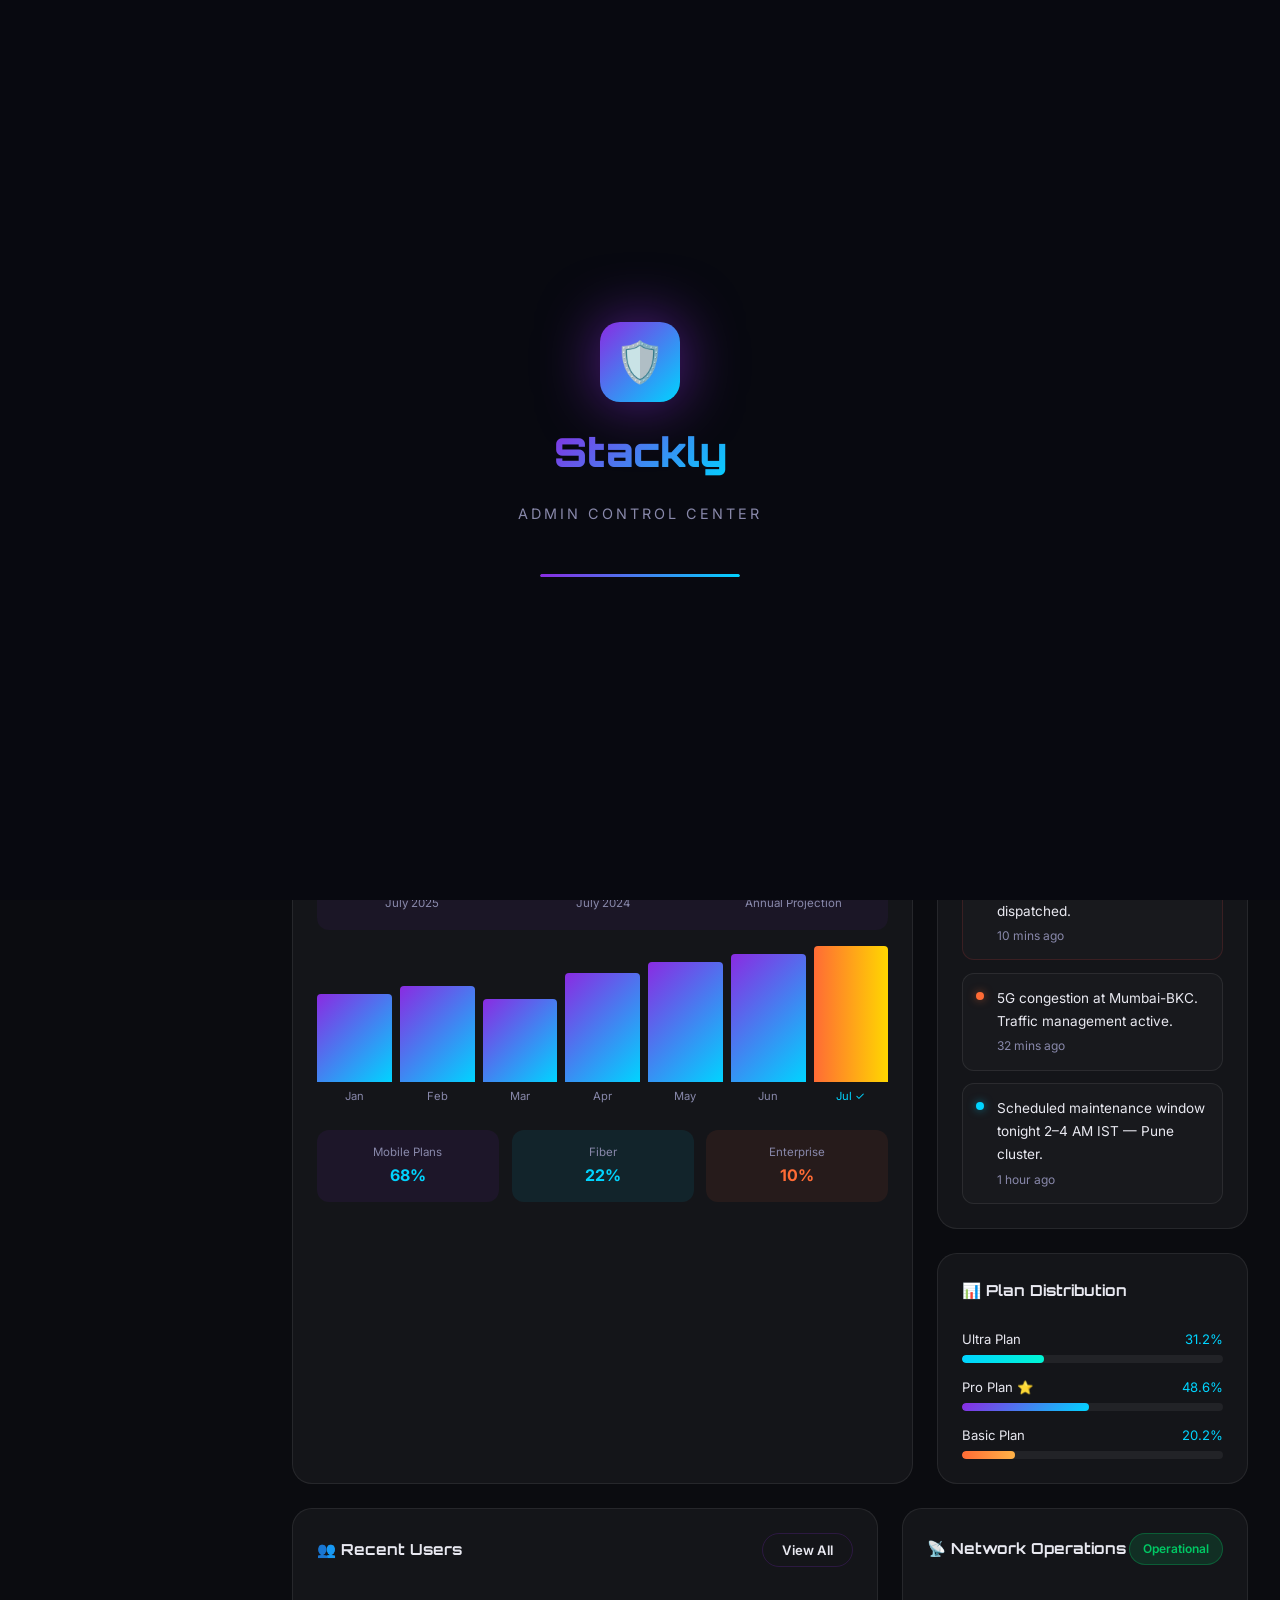
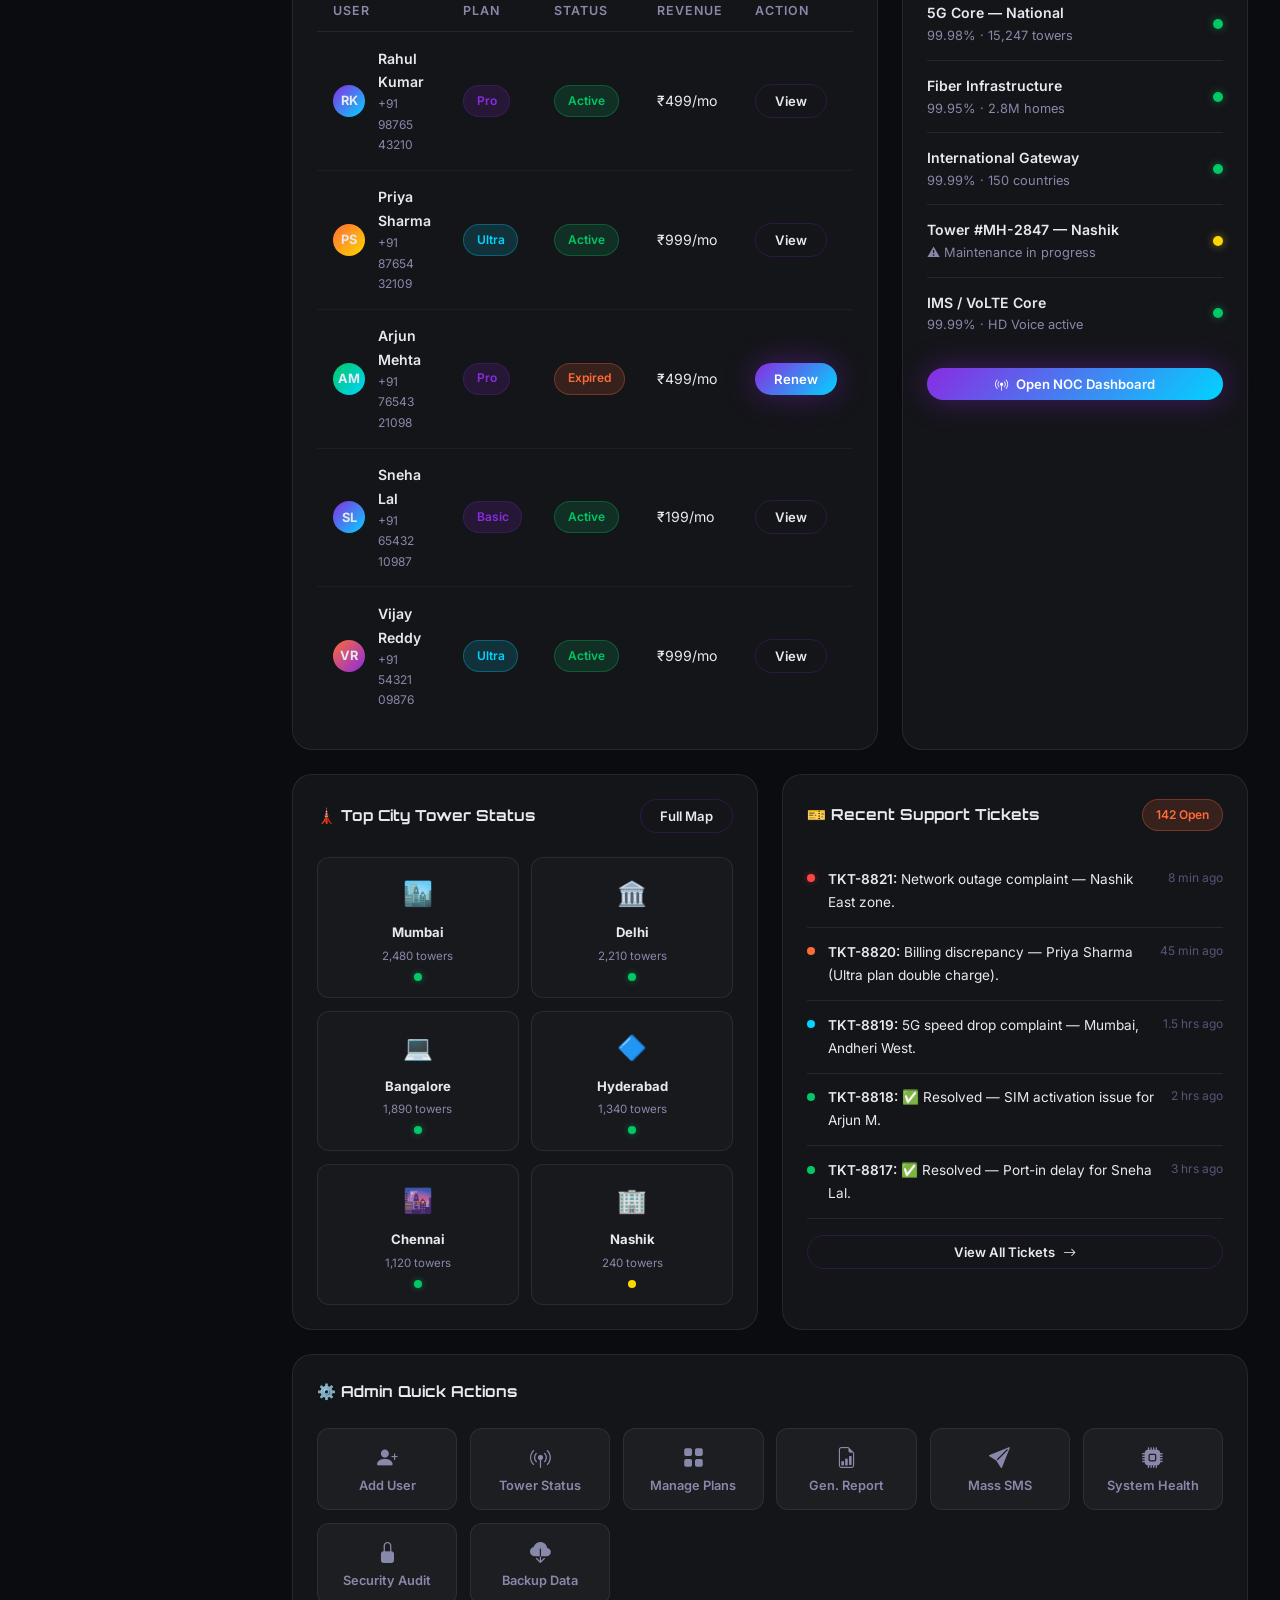
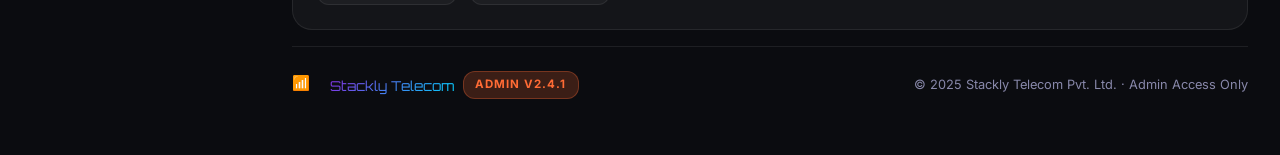
<file: dashboard-admin.html>
﻿<!DOCTYPE html>
<html lang="en">
<head>
  <meta charset="UTF-8">
  <meta name="viewport" content="width=device-width, initial-scale=1.0">
  <title>Admin Dashboard | Stackly Telecom</title>
  <link href="https://fonts.googleapis.com/css2?family=Orbitron:wght@400;700;900&family=Inter:wght@300;400;500;600;700&display=swap" rel="stylesheet">
  <link href="https://cdn.jsdelivr.net/npm/bootstrap-icons@1.11.3/font/bootstrap-icons.css" rel="stylesheet">
  <link rel="stylesheet" href="style.css">
  <link rel="stylesheet" href="dashboard.css">
  <style>
    .admin-badge {
      display: inline-flex;
      align-items: center;
      gap: 0.3rem;
      padding: 0.2rem 0.7rem;
      background: rgba(255,107,53,0.2);
      border: 1px solid rgba(255,107,53,0.3);
      border-radius: 12px;
      color: var(--accent);
      font-size: 0.72rem;
      font-weight: 700;
      text-transform: uppercase;
      letter-spacing: 1px;
    }

    .kpi-card {
      background: var(--bg-card);
      border: 1px solid var(--border-light);
      border-radius: var(--radius-lg);
      padding: 1.5rem;
      position: relative;
      overflow: hidden;
      transition: var(--transition);
    }
    .kpi-card:hover { border-color: var(--primary); transform: translateY(-3px); }
    .kpi-card::before { content: ''; position: absolute; top: 0; left: 0; right: 0; height: 3px; background: var(--grad-primary); }

    .kpi-label { font-size: 0.78rem; color: var(--text-muted); text-transform: uppercase; letter-spacing: 1px; margin-bottom: 0.5rem; }
    .kpi-value { font-family: 'Orbitron', sans-serif; font-size: 2rem; font-weight: 900; background: var(--grad-primary); -webkit-background-clip: text; -webkit-text-fill-color: transparent; background-clip: text; }
    .kpi-footer { display: flex; align-items: center; justify-content: space-between; margin-top: 0.8rem; }
    .kpi-change { font-size: 0.8rem; font-weight: 700; }
    .kpi-change.up { color: #00c864; }
    .kpi-change.down { color: #ff4444; }
    .kpi-period { font-size: 0.75rem; color: var(--text-dim); }

    .activity-item {
      display: flex;
      align-items: flex-start;
      gap: 0.8rem;
      padding: 0.8rem 0;
      border-bottom: 1px solid var(--border-light);
    }
    .activity-item:last-child { border-bottom: none; }
    .activity-dot { width: 8px; height: 8px; border-radius: 50%; margin-top: 0.4rem; flex-shrink: 0; }
    .activity-text { font-size: 0.85rem; flex: 1; }
    .activity-text .highlight { font-weight: 600; color: var(--text); }
    .activity-time { font-size: 0.75rem; color: var(--text-dim); }

    .tower-grid { display: grid; grid-template-columns: repeat(auto-fit, minmax(140px, 1fr)); gap: 0.8rem; }
    .tower-card { background: rgba(255,255,255,0.02); border: 1px solid var(--border-light); border-radius: var(--radius); padding: 1rem; text-align: center; transition: var(--transition); }
    .tower-card:hover { border-color: var(--primary); }
    .tower-icon { font-size: 1.5rem; margin-bottom: 0.4rem; }
    .tower-city { font-size: 0.82rem; font-weight: 700; margin-bottom: 0.2rem; }
    .tower-stat { font-size: 0.72rem; color: var(--text-muted); }
    .tower-status { width: 8px; height: 8px; border-radius: 50%; margin: 0.4rem auto 0; }
    .tower-status.online { background: #00c864; box-shadow: 0 0 6px rgba(0,200,100,0.5); }
    .tower-status.warning { background: #FFD700; }

    .revenue-summary { display: flex; gap: 2rem; padding: 1rem; background: rgba(138,43,226,0.06); border-radius: var(--radius); margin-bottom: 1rem; flex-wrap: wrap; }
    .rev-item { flex: 1; text-align: center; }
    .rev-value { font-family: 'Orbitron', sans-serif; font-size: 1.3rem; background: var(--grad-primary); -webkit-background-clip: text; -webkit-text-fill-color: transparent; background-clip: text; }
    .rev-label { font-size: 0.72rem; color: var(--text-muted); margin-top: 0.2rem; }
  </style>
</head>
<body>

<!-- ===== SPLASH SCREEN ===== -->
<div class="splash-screen" id="splash">
  <div class="splash-logo">
    <div class="splash-icon">🛡️</div>
    <div class="splash-title">Stackly</div>
    <div class="splash-sub">Admin Control Center</div>
    <div class="splash-bar"><div class="splash-fill"></div></div>
  </div>
</div>

<div class="dash-wrapper">
  <!-- ===== SIDEBAR ===== -->
  <aside class="sidebar" id="sidebar">
    <a href="dashboard-admin.html" class="sidebar-logo" style="text-decoration:none; color:inherit;">
      <div class="logo-icon">📶</div>
      <div>
        <div class="logo-text">Stackly</div>
        <div style="font-size:0.65rem;color:var(--text-muted);letter-spacing:1.5px;text-transform:uppercase;font-family:'Inter',sans-serif;">Admin Panel</div>
      </div>
    </a>
    <div class="sidebar-user">
      <div class="sidebar-avatar" id="sidebar-avatar" style="background:linear-gradient(135deg,#ff6b35,#FFD700);">—</div>
      <div>
        <div class="sidebar-user-name" id="sidebar-name">Loading...</div>
        <div class="sidebar-user-role" style="color:var(--accent)">Administrator</div>
      </div>
    </div>
    <nav class="sidebar-nav">
      <div class="sidebar-section">Overview</div>
      <a href="dashboard-admin.html" class="sidebar-link active" onclick="setSidebarActive(this)"><i class="bi bi-speedometer2"></i> Dashboard</a>
      <a href="404.html" class="sidebar-link" onclick="setSidebarActive(this)"><i class="bi bi-bar-chart-line-fill"></i> Analytics</a>
      <a href="404.html" class="sidebar-link" onclick="setSidebarActive(this)"><i class="bi bi-currency-rupee"></i> Revenue</a>
      <div class="sidebar-section">Management</div>
      <a href="404.html" class="sidebar-link" onclick="setSidebarActive(this)"><i class="bi bi-people-fill"></i> User Management <span class="sidebar-badge">50M</span></a>
      <a href="404.html" class="sidebar-link" onclick="setSidebarActive(this)"><i class="bi bi-broadcast-pin"></i> Network Ops</a>
      <a href="404.html" class="sidebar-link" onclick="setSidebarActive(this)"><i class="bi bi-grid-fill"></i> Plan Management</a>
      <a href="404.html" class="sidebar-link" onclick="setSidebarActive(this)"><i class="bi bi-receipt-cutoff"></i> Billing & Finance</a>
      <div class="sidebar-section">Operations</div>
      <a href="404.html" class="sidebar-link" onclick="setSidebarActive(this)"><i class="bi bi-ticket-perforated-fill"></i> Support Tickets <span class="sidebar-badge">142</span></a>
      <a href="404.html" class="sidebar-link" onclick="setSidebarActive(this)"><i class="bi bi-file-earmark-bar-graph-fill"></i> Reports</a>
      <a href="404.html" class="sidebar-link" onclick="setSidebarActive(this)"><i class="bi bi-bell-fill"></i> System Alerts <span class="sidebar-badge" style="background:#ff4444">5</span></a>
      <a href="404.html" class="sidebar-link" onclick="setSidebarActive(this)"><i class="bi bi-gear-fill"></i> System Settings</a>
    </nav>
    <div class="sidebar-footer">
      <button class="logout-btn" onclick="handleLogout()">
        <i class="bi bi-box-arrow-left"></i> Sign Out
      </button>
    </div>
  </aside>

  <div class="sidebar-overlay" id="sidebar-overlay" onclick="toggleSidebar()"></div>

  <!-- ===== MAIN CONTENT ===== -->
  <main class="dash-main">
    <!-- Topbar -->
    <div class="dash-topbar">
      <div class="dash-topbar-left">
        <button class="sidebar-toggle" onclick="toggleSidebar()"><i class="bi bi-list"></i></button>
        <a href="dashboard-admin.html" class="topbar-logo">
          <div class="logo-icon">📶</div>
          <div class="logo-text">Stackly</div>
        </a>
        <div class="dash-page-title">Admin Control Center</div>
        <span class="admin-badge"><i class="bi bi-shield-fill"></i> Admin</span>
      </div>
      <div class="dash-topbar-right">
        <div class="topbar-icon-btn" title="Critical Alerts" style="border-color:rgba(255,68,68,0.3);">
          <i class="bi bi-exclamation-triangle-fill" style="color:#ff4444"></i>
          <span class="notif-dot" style="background:#ff4444"></span>
        </div>
        <div class="topbar-icon-btn" title="Notifications">
          <i class="bi bi-bell-fill"></i>
          <span class="notif-dot"></span>
        </div>
        <div class="topbar-avatar" id="topbar-avatar" style="background:linear-gradient(135deg,#ff6b35,#FFD700);">—</div>
      </div>
    </div>

    <div class="dash-content">

      <!-- Welcome Banner -->
      <div class="dash-welcome" id="dashboard" style="border-color:rgba(255,107,53,0.3);background:linear-gradient(135deg,rgba(255,107,53,0.1),rgba(255,215,0,0.04));">
        <div>
          <div class="dash-welcome-title">🛡️ Welcome, Administrator <span id="welcome-name">there</span></div>
          <p>Here is your complete network operations overview. Stackly is running at full capacity across all regions.</p>
          <p style="font-size:0.8rem;color:var(--text-dim);margin-top:0.3rem;">Admin session · <span id="current-time"></span> · All systems operational</p>
        </div>
        <div class="dash-welcome-actions">
          <button class="btn btn-primary btn-sm" onclick="window.location='404.html'"><i class="bi bi-broadcast-pin"></i> Network Monitor</button>
          <button class="btn btn-outline btn-sm" onclick="window.location='404.html'"><i class="bi bi-file-earmark-text"></i> Generate Report</button>
        </div>
      </div>

      <!-- KPI Cards -->
      <div style="display:grid;grid-template-columns:repeat(auto-fit,minmax(200px,1fr));gap:1.5rem;margin-bottom:2rem;" id="analytics">
        <div class="kpi-card">
          <div class="kpi-label">Total Subscribers</div>
          <div class="kpi-value">50.2M</div>
          <div class="kpi-footer">
            <span class="kpi-change up"><i class="bi bi-arrow-up"></i> +1.2M this month</span>
            <span class="kpi-period">vs last month</span>
          </div>
        </div>
        <div class="kpi-card">
          <div class="kpi-label">Monthly Revenue</div>
          <div class="kpi-value">₹412Cr</div>
          <div class="kpi-footer">
            <span class="kpi-change up"><i class="bi bi-arrow-up"></i> +18.4%</span>
            <span class="kpi-period">YoY growth</span>
          </div>
        </div>
        <div class="kpi-card">
          <div class="kpi-label">Network Uptime</div>
          <div class="kpi-value">99.97%</div>
          <div class="kpi-footer">
            <span class="kpi-change up"><i class="bi bi-check-circle"></i> Excellent</span>
            <span class="kpi-period">Last 30 days</span>
          </div>
        </div>
        <div class="kpi-card">
          <div class="kpi-label">Active Towers</div>
          <div class="kpi-value">15,247</div>
          <div class="kpi-footer">
            <span class="kpi-change up"><i class="bi bi-arrow-up"></i> 247 new</span>
            <span class="kpi-period">This quarter</span>
          </div>
        </div>
        <div class="kpi-card">
          <div class="kpi-label">Avg. Speed (5G)</div>
          <div class="kpi-value">498Mbps</div>
          <div class="kpi-footer">
            <span class="kpi-change up"><i class="bi bi-arrow-up"></i> +12%</span>
            <span class="kpi-period">vs last month</span>
          </div>
        </div>
        <div class="kpi-card">
          <div class="kpi-label">Open Tickets</div>
          <div class="kpi-value">142</div>
          <div class="kpi-footer">
            <span class="kpi-change down"><i class="bi bi-arrow-down"></i> -38 resolved</span>
            <span class="kpi-period">Today</span>
          </div>
        </div>
      </div>

      <!-- Row 1: Revenue Chart + User Activity -->
      <div class="dash-row-3" id="revenue">
        <div class="dash-card">
          <div class="dash-card-header">
            <div class="dash-card-title">💰 Revenue Overview — 2025</div>
            <div class="badge badge-green">+18.4% YoY</div>
          </div>
          <div class="revenue-summary">
            <div class="rev-item"><div class="rev-value">₹412Cr</div><div class="rev-label">July 2025</div></div>
            <div class="rev-item"><div class="rev-value">₹348Cr</div><div class="rev-label">July 2024</div></div>
            <div class="rev-item"><div class="rev-value">₹4,820Cr</div><div class="rev-label">Annual Projection</div></div>
          </div>
          <div class="bar-chart" style="height:160px;">
            <div class="bar-col"><div class="bar" style="height:55%"></div><div class="bar-label">Jan</div></div>
            <div class="bar-col"><div class="bar" style="height:60%"></div><div class="bar-label">Feb</div></div>
            <div class="bar-col"><div class="bar" style="height:52%"></div><div class="bar-label">Mar</div></div>
            <div class="bar-col"><div class="bar" style="height:68%"></div><div class="bar-label">Apr</div></div>
            <div class="bar-col"><div class="bar" style="height:75%"></div><div class="bar-label">May</div></div>
            <div class="bar-col"><div class="bar" style="height:80%"></div><div class="bar-label">Jun</div></div>
            <div class="bar-col"><div class="bar" style="height:100%;background:linear-gradient(90deg,var(--accent),#FFD700);"></div><div class="bar-label" style="color:var(--secondary)">Jul ✓</div></div>
          </div>
          <div style="margin-top:1.5rem;display:grid;grid-template-columns:1fr 1fr 1fr;gap:0.8rem;">
            <div style="text-align:center;padding:0.8rem;background:rgba(138,43,226,0.08);border-radius:var(--radius);">
              <div style="font-size:0.72rem;color:var(--text-muted);">Mobile Plans</div>
              <div style="font-weight:700;color:var(--secondary);">68%</div>
            </div>
            <div style="text-align:center;padding:0.8rem;background:rgba(0,212,255,0.08);border-radius:var(--radius);">
              <div style="font-size:0.72rem;color:var(--text-muted);">Fiber</div>
              <div style="font-weight:700;color:var(--secondary);">22%</div>
            </div>
            <div style="text-align:center;padding:0.8rem;background:rgba(255,107,53,0.08);border-radius:var(--radius);">
              <div style="font-size:0.72rem;color:var(--text-muted);">Enterprise</div>
              <div style="font-weight:700;color:var(--accent);">10%</div>
            </div>
          </div>
        </div>

        <div style="display:flex;flex-direction:column;gap:1.5rem;">
          <div class="dash-card">
            <div class="dash-card-header">
              <div class="dash-card-title">⚡ System Alerts</div>
              <span class="badge" style="background:rgba(255,68,68,0.15);color:#ff4444;border:1px solid rgba(255,68,68,0.3);">5 Active</span>
            </div>
            <div class="notif-list">
              <div class="notif-item" style="border-color:rgba(255,68,68,0.15);">
                <div class="notif-dot-icon" style="background:#ff4444;box-shadow:0 0 8px rgba(255,68,68,0.4)"></div>
                <div class="notif-body"><div class="notif-msg">Tower #MH-2847 offline — Nashik East. Maintenance dispatched.</div><div class="notif-time">10 mins ago</div></div>
              </div>
              <div class="notif-item">
                <div class="notif-dot-icon orange"></div>
                <div class="notif-body"><div class="notif-msg">5G congestion at Mumbai-BKC. Traffic management active.</div><div class="notif-time">32 mins ago</div></div>
              </div>
              <div class="notif-item">
                <div class="notif-dot-icon cyan"></div>
                <div class="notif-body"><div class="notif-msg">Scheduled maintenance window tonight 2–4 AM IST — Pune cluster.</div><div class="notif-time">1 hour ago</div></div>
              </div>
            </div>
          </div>

          <div class="dash-card">
            <div class="dash-card-header">
              <div class="dash-card-title">📊 Plan Distribution</div>
            </div>
            <div style="display:flex;flex-direction:column;gap:0.8rem;">
              <div>
                <div style="display:flex;justify-content:space-between;font-size:0.82rem;margin-bottom:0.3rem;"><span>Ultra Plan</span><span style="color:var(--secondary)">31.2%</span></div>
                <div class="usage-track"><div class="usage-fill cyan" style="width:31.2%"></div></div>
              </div>
              <div>
                <div style="display:flex;justify-content:space-between;font-size:0.82rem;margin-bottom:0.3rem;"><span>Pro Plan ⭐</span><span style="color:var(--secondary)">48.6%</span></div>
                <div class="usage-track"><div class="usage-fill" style="width:48.6%"></div></div>
              </div>
              <div>
                <div style="display:flex;justify-content:space-between;font-size:0.82rem;margin-bottom:0.3rem;"><span>Basic Plan</span><span style="color:var(--secondary)">20.2%</span></div>
                <div class="usage-track"><div class="usage-fill orange" style="width:20.2%"></div></div>
              </div>
            </div>
          </div>
        </div>
      </div>

      <!-- Row 2: User Management + Network Status -->
      <div class="dash-row" id="users">
        <div class="dash-card">
          <div class="dash-card-header">
            <div class="dash-card-title">👥 Recent Users</div>
            <button class="btn btn-outline btn-sm" onclick="window.location='404.html'">View All</button>
          </div>
          <table class="dash-table">
            <thead>
              <tr><th>User</th><th>Plan</th><th>Status</th><th>Revenue</th><th>Action</th></tr>
            </thead>
            <tbody>
              <tr>
                <td><div class="user-row"><div class="user-mini-avatar">RK</div><div><div style="font-weight:600;font-size:0.88rem;">Rahul Kumar</div><div style="font-size:0.75rem;color:var(--text-muted);">+91 98765 43210</div></div></div></td>
                <td><span class="badge badge-purple">Pro</span></td>
                <td><span class="badge badge-green">Active</span></td>
                <td>₹499/mo</td>
                <td><button class="btn btn-outline btn-sm" onclick="window.location='404.html'">View</button></td>
              </tr>
              <tr>
                <td><div class="user-row"><div class="user-mini-avatar" style="background:linear-gradient(135deg,#FF6B35,#FFD700);">PS</div><div><div style="font-weight:600;font-size:0.88rem;">Priya Sharma</div><div style="font-size:0.75rem;color:var(--text-muted);">+91 87654 32109</div></div></div></td>
                <td><span class="badge badge-cyan">Ultra</span></td>
                <td><span class="badge badge-green">Active</span></td>
                <td>₹999/mo</td>
                <td><button class="btn btn-outline btn-sm" onclick="window.location='404.html'">View</button></td>
              </tr>
              <tr>
                <td><div class="user-row"><div class="user-mini-avatar" style="background:linear-gradient(135deg,#00c864,#00D4FF);">AM</div><div><div style="font-weight:600;font-size:0.88rem;">Arjun Mehta</div><div style="font-size:0.75rem;color:var(--text-muted);">+91 76543 21098</div></div></div></td>
                <td><span class="badge badge-purple">Pro</span></td>
                <td><span class="badge badge-orange">Expired</span></td>
                <td>₹499/mo</td>
                <td><button class="btn btn-primary btn-sm" onclick="window.location='404.html'">Renew</button></td>
              </tr>
              <tr>
                <td><div class="user-row"><div class="user-mini-avatar" style="background:linear-gradient(135deg,#8A2BE2,#00D4FF);">SL</div><div><div style="font-weight:600;font-size:0.88rem;">Sneha Lal</div><div style="font-size:0.75rem;color:var(--text-muted);">+91 65432 10987</div></div></div></td>
                <td><span class="badge badge-purple">Basic</span></td>
                <td><span class="badge badge-green">Active</span></td>
                <td>₹199/mo</td>
                <td><button class="btn btn-outline btn-sm" onclick="window.location='404.html'">View</button></td>
              </tr>
              <tr>
                <td><div class="user-row"><div class="user-mini-avatar" style="background:linear-gradient(135deg,#FF6B35,#8A2BE2);">VR</div><div><div style="font-weight:600;font-size:0.88rem;">Vijay Reddy</div><div style="font-size:0.75rem;color:var(--text-muted);">+91 54321 09876</div></div></div></td>
                <td><span class="badge badge-cyan">Ultra</span></td>
                <td><span class="badge badge-green">Active</span></td>
                <td>₹999/mo</td>
                <td><button class="btn btn-outline btn-sm" onclick="window.location='404.html'">View</button></td>
              </tr>
            </tbody>
          </table>
        </div>

        <!-- Network Ops -->
        <div class="dash-card" id="network">
          <div class="dash-card-header">
            <div class="dash-card-title">📡 Network Operations</div>
            <span class="badge badge-green">Operational</span>
          </div>
          <div style="display:flex;flex-direction:column;">
            <div class="network-status-item">
              <div><div class="net-region">5G Core — National</div><div class="net-uptime">99.98% · 15,247 towers</div></div>
              <div class="net-status-dot online"></div>
            </div>
            <div class="network-status-item">
              <div><div class="net-region">Fiber Infrastructure</div><div class="net-uptime">99.95% · 2.8M homes</div></div>
              <div class="net-status-dot online"></div>
            </div>
            <div class="network-status-item">
              <div><div class="net-region">International Gateway</div><div class="net-uptime">99.99% · 150 countries</div></div>
              <div class="net-status-dot online"></div>
            </div>
            <div class="network-status-item">
              <div><div class="net-region">Tower #MH-2847 — Nashik</div><div class="net-uptime">⚠️ Maintenance in progress</div></div>
              <div class="net-status-dot warning"></div>
            </div>
            <div class="network-status-item">
              <div><div class="net-region">IMS / VoLTE Core</div><div class="net-uptime">99.99% · HD Voice active</div></div>
              <div class="net-status-dot online"></div>
            </div>
          </div>
          <div style="margin-top:1.2rem;">
            <button class="btn btn-primary btn-sm" style="width:100%;justify-content:center;" onclick="window.location='404.html'"><i class="bi bi-broadcast-pin"></i> Open NOC Dashboard</button>
          </div>
        </div>
      </div>

      <!-- Row 3: Tower Status + Support Tickets -->
      <div class="dash-row">
        <div class="dash-card">
          <div class="dash-card-header">
            <div class="dash-card-title">🗼 Top City Tower Status</div>
            <button class="btn btn-outline btn-sm" onclick="window.location='404.html'">Full Map</button>
          </div>
          <div class="tower-grid">
            <div class="tower-card"><div class="tower-icon">🏙️</div><div class="tower-city">Mumbai</div><div class="tower-stat">2,480 towers</div><div class="tower-status online"></div></div>
            <div class="tower-card"><div class="tower-icon">🏛️</div><div class="tower-city">Delhi</div><div class="tower-stat">2,210 towers</div><div class="tower-status online"></div></div>
            <div class="tower-card"><div class="tower-icon">💻</div><div class="tower-city">Bangalore</div><div class="tower-stat">1,890 towers</div><div class="tower-status online"></div></div>
            <div class="tower-card"><div class="tower-icon">🔷</div><div class="tower-city">Hyderabad</div><div class="tower-stat">1,340 towers</div><div class="tower-status online"></div></div>
            <div class="tower-card"><div class="tower-icon">🌆</div><div class="tower-city">Chennai</div><div class="tower-stat">1,120 towers</div><div class="tower-status online"></div></div>
            <div class="tower-card"><div class="tower-icon">🏢</div><div class="tower-city">Nashik</div><div class="tower-stat">240 towers</div><div class="tower-status warning"></div></div>
          </div>
        </div>

        <div class="dash-card" id="tickets">
          <div class="dash-card-header">
            <div class="dash-card-title">🎫 Recent Support Tickets</div>
            <span class="badge badge-orange">142 Open</span>
          </div>
          <div class="activity-item">
            <div class="activity-dot" style="background:#ff4444;box-shadow:0 0 6px rgba(255,68,68,0.4)"></div>
            <div class="activity-text"><span class="highlight">TKT-8821:</span> Network outage complaint — Nashik East zone.</div>
            <div class="activity-time">8 min ago</div>
          </div>
          <div class="activity-item">
            <div class="activity-dot" style="background:var(--accent)"></div>
            <div class="activity-text"><span class="highlight">TKT-8820:</span> Billing discrepancy — Priya Sharma (Ultra plan double charge).</div>
            <div class="activity-time">45 min ago</div>
          </div>
          <div class="activity-item">
            <div class="activity-dot" style="background:var(--secondary)"></div>
            <div class="activity-text"><span class="highlight">TKT-8819:</span> 5G speed drop complaint — Mumbai, Andheri West.</div>
            <div class="activity-time">1.5 hrs ago</div>
          </div>
          <div class="activity-item">
            <div class="activity-dot" style="background:#00c864"></div>
            <div class="activity-text"><span class="highlight">TKT-8818:</span> ✅ Resolved — SIM activation issue for Arjun M.</div>
            <div class="activity-time">2 hrs ago</div>
          </div>
          <div class="activity-item">
            <div class="activity-dot" style="background:#00c864"></div>
            <div class="activity-text"><span class="highlight">TKT-8817:</span> ✅ Resolved — Port-in delay for Sneha Lal.</div>
            <div class="activity-time">3 hrs ago</div>
          </div>
          <div style="margin-top:1rem;">
            <button class="btn btn-outline btn-sm" style="width:100%;justify-content:center;" onclick="window.location='404.html'">View All Tickets <i class="bi bi-arrow-right"></i></button>
          </div>
        </div>
      </div>

      <!-- Quick Admin Actions -->
      <div class="dash-card" style="margin-bottom:1rem;">
        <div class="dash-card-header">
          <div class="dash-card-title">⚙️ Admin Quick Actions</div>
        </div>
        <div style="display:grid;grid-template-columns:repeat(auto-fit,minmax(140px,1fr));gap:0.8rem;">
          <button class="quick-action-btn" onclick="window.location='404.html'"><i class="bi bi-person-plus-fill"></i> Add User</button>
          <button class="quick-action-btn" onclick="window.location='404.html'"><i class="bi bi-broadcast-pin"></i> Tower Status</button>
          <button class="quick-action-btn" onclick="window.location='404.html'"><i class="bi bi-grid-fill"></i> Manage Plans</button>
          <button class="quick-action-btn" onclick="window.location='404.html'"><i class="bi bi-file-earmark-bar-graph"></i> Gen. Report</button>
          <button class="quick-action-btn" onclick="window.location='404.html'"><i class="bi bi-send-fill"></i> Mass SMS</button>
          <button class="quick-action-btn" onclick="window.location='404.html'"><i class="bi bi-cpu-fill"></i> System Health</button>
          <button class="quick-action-btn" onclick="window.location='404.html'"><i class="bi bi-lock-fill"></i> Security Audit</button>
          <button class="quick-action-btn" onclick="window.location='404.html'"><i class="bi bi-cloud-download-fill"></i> Backup Data</button>
        </div>
      </div>

      <!-- Footer -->
      <div style="display:flex;align-items:center;justify-content:space-between;padding:1.5rem 0;border-top:1px solid var(--border-light);margin-top:1rem;flex-wrap:wrap;gap:1rem;">
        <div style="display:flex;align-items:center;gap:0.6rem;">
          <div class="logo-icon" style="width:28px;height:28px;font-size:0.9rem;">📶</div>
          <span style="font-family:'Orbitron',sans-serif;font-size:0.85rem;background:var(--grad-primary);-webkit-background-clip:text;-webkit-text-fill-color:transparent;background-clip:text;">Stackly Telecom</span>
          <span class="admin-badge">Admin v2.4.1</span>
        </div>
        <span style="font-size:0.8rem;color:var(--text-muted);">© 2025 Stackly Telecom Pvt. Ltd. · Admin Access Only</span>
      </div>

    </div>
  </main>
</div>

<script>
  // Splash
  setTimeout(() => { document.getElementById('splash').classList.add('hidden'); }, 2200);

  // User
  function loadUser() {
    const name = sessionStorage.getItem('stackly_user') || 'Administrator';
    const initial = name.charAt(0).toUpperCase();
    document.getElementById('welcome-name').textContent = name;
    document.getElementById('sidebar-name').textContent = name;
    document.getElementById('sidebar-avatar').textContent = initial;
    document.getElementById('topbar-avatar').textContent = initial;
  }
  loadUser();

  // Time
  function updateTime() {
    const now = new Date();
    document.getElementById('current-time').textContent = now.toLocaleTimeString('en-IN', { hour: '2-digit', minute: '2-digit' });
  }
  updateTime();

  // Sidebar toggle
  function toggleSidebar() {
    document.getElementById('sidebar').classList.toggle('open');
    document.getElementById('sidebar-overlay').classList.toggle('open');
  }

  // Set active sidebar link (highlight & optionally close mobile sidebar)
  function setSidebarActive(el) {
    document.querySelectorAll('.sidebar-link').forEach(l => l.classList.remove('active'));
    el.classList.add('active');
    if (window.innerWidth < 768) toggleSidebar();
  }

  // Logout
  function handleLogout() {
    if (confirm('Are you sure you want to sign out of the admin panel?')) {
      sessionStorage.clear();
      window.location.href = 'login.html';
    }
  }
</script>
</body>
</html>
</file>
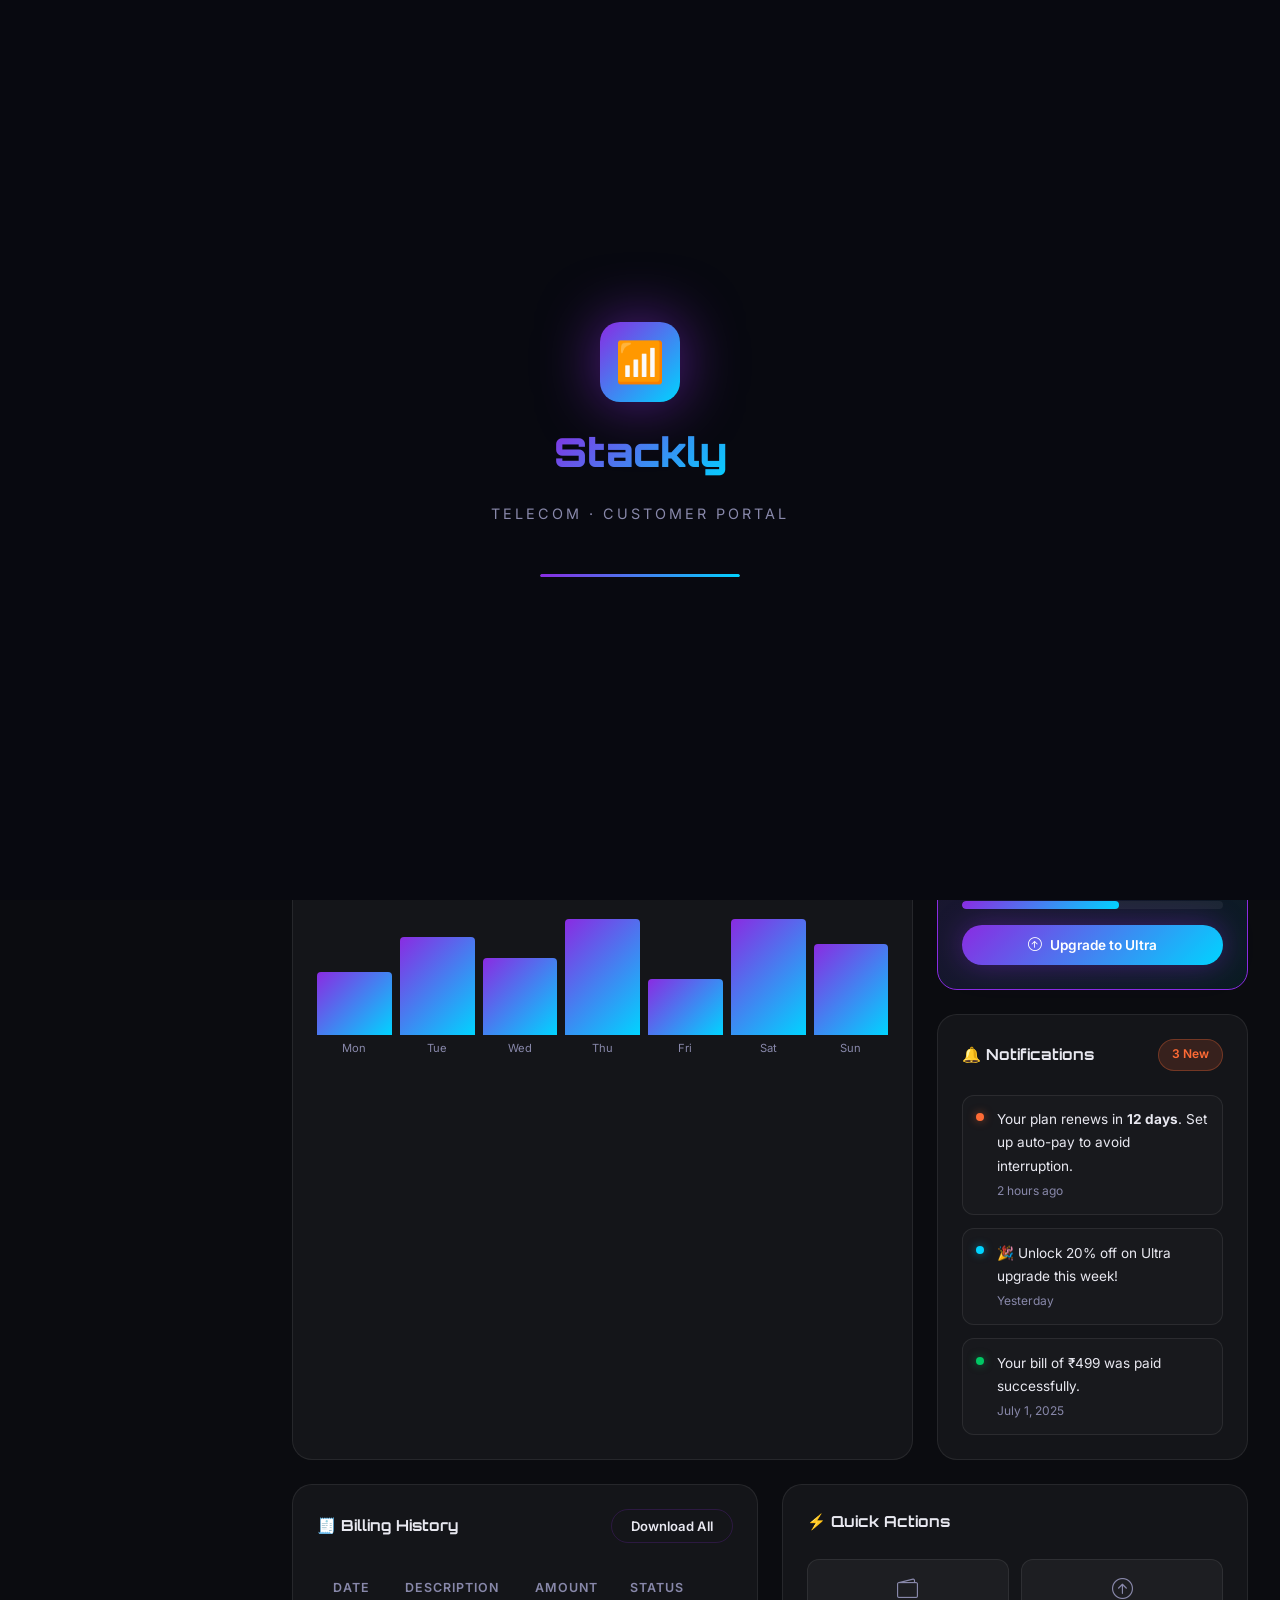
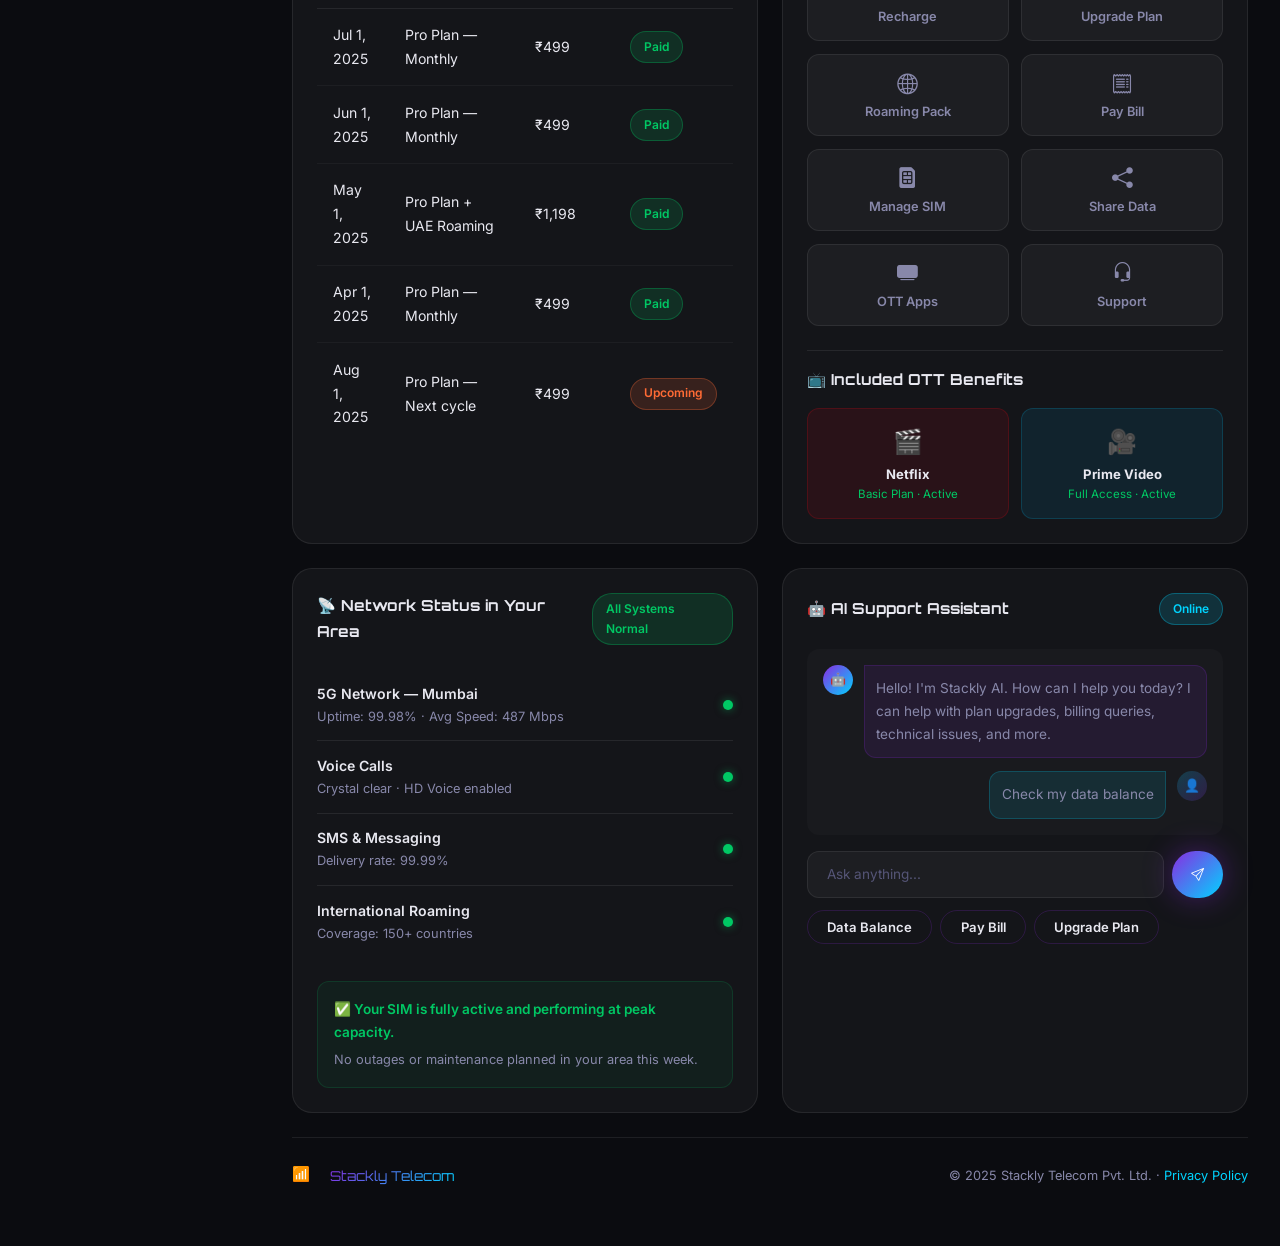
<file: dashboard-user.html>
﻿<!DOCTYPE html>
<html lang="en">
<head>
  <meta charset="UTF-8">
  <meta name="viewport" content="width=device-width, initial-scale=1.0">
  <title>My Dashboard | Stackly Telecom</title>
  <link href="https://fonts.googleapis.com/css2?family=Orbitron:wght@400;700;900&family=Inter:wght@300;400;500;600;700&display=swap" rel="stylesheet">
  <link href="https://cdn.jsdelivr.net/npm/bootstrap-icons@1.11.3/font/bootstrap-icons.css" rel="stylesheet">
  <link rel="stylesheet" href="style.css">
  <link rel="stylesheet" href="dashboard.css">
</head>
<body>

<!-- ===== SPLASH SCREEN ===== -->
<div class="splash-screen" id="splash">
  <div class="splash-logo">
    <div class="splash-icon">📶</div>
    <div class="splash-title">Stackly</div>
    <div class="splash-sub">Telecom · Customer Portal</div>
    <div class="splash-bar"><div class="splash-fill"></div></div>
  </div>
</div>

<!-- ===== SIDEBAR ===== -->
<div class="dash-wrapper">
  <aside class="sidebar" id="sidebar">
    <a href="dashboard-user.html" class="sidebar-logo" style="text-decoration:none; color:inherit;">
      <div class="logo-icon">📶</div>
      <div>
        <div class="logo-text">Stackly</div>
        <div style="font-size:0.65rem;color:var(--text-muted);letter-spacing:1.5px;text-transform:uppercase;font-family:'Inter',sans-serif;">Telecom</div>
      </div>
    </a>
    <div class="sidebar-user">
      <div class="sidebar-avatar" id="sidebar-avatar">—</div>
      <div>
        <div class="sidebar-user-name" id="sidebar-name">Loading...</div>
        <div class="sidebar-user-role">Customer Account</div>
      </div>
    </div>
    <nav class="sidebar-nav">
      <div class="sidebar-section">Main</div>
      <a href="dashboard-user.html" class="sidebar-link active" onclick="setSidebarActive(this)"><i class="bi bi-grid-1x2-fill"></i> Overview</a>
      <a href="404.html" class="sidebar-link" onclick="setSidebarActive(this)"><i class="bi bi-bar-chart-fill"></i> Data Usage</a>
      <a href="404.html" class="sidebar-link" onclick="setSidebarActive(this)"><i class="bi bi-lightning-fill"></i> My Plan</a>
      <a href="404.html" class="sidebar-link" onclick="setSidebarActive(this)"><i class="bi bi-receipt"></i> Bills & Payments</a>
      <div class="sidebar-section">More</div>
      <a href="404.html" class="sidebar-link" onclick="setSidebarActive(this)"><i class="bi bi-wallet2"></i> Recharge</a>
      <a href="404.html" class="sidebar-link" onclick="setSidebarActive(this)"><i class="bi bi-tv-fill"></i> OTT Benefits</a>
      <a href="404.html" class="sidebar-link" onclick="setSidebarActive(this)"><i class="bi bi-globe2"></i> Roaming</a>
      <a href="404.html" class="sidebar-link" onclick="setSidebarActive(this)"><i class="bi bi-headset"></i> Support</a>
      <div class="sidebar-section">Settings</div>
      <a href="404.html" class="sidebar-link" onclick="setSidebarActive(this)"><i class="bi bi-gear-fill"></i> Account Settings</a>
      <a href="404.html" class="sidebar-link" onclick="setSidebarActive(this)"><i class="bi bi-shield-fill"></i> Security</a>
    </nav>
    <div class="sidebar-footer">
      <button class="logout-btn" id="logout-btn" onclick="handleLogout()">
        <i class="bi bi-box-arrow-left"></i> Sign Out
      </button>
    </div>
  </aside>

  <!-- Sidebar overlay (mobile) -->
  <div class="sidebar-overlay" id="sidebar-overlay" onclick="toggleSidebar()"></div>

  <!-- ===== MAIN CONTENT ===== -->
  <main class="dash-main">
    <!-- Top Bar -->
    <div class="dash-topbar">
      <div class="dash-topbar-left">
        <button class="sidebar-toggle" onclick="toggleSidebar()"><i class="bi bi-list"></i></button>
        <a href="dashboard-user.html" class="topbar-logo">
          <div class="logo-icon">📶</div>
          <div class="logo-text">Stackly</div>
        </a>
        <div class="dash-page-title">Customer Dashboard</div>
      </div>
      <div class="dash-topbar-right">
        <div class="topbar-icon-btn" title="Notifications">
          <i class="bi bi-bell-fill"></i>
          <span class="notif-dot"></span>
        </div>
        <div class="topbar-icon-btn" title="Messages"><i class="bi bi-chat-fill"></i></div>
        <div class="topbar-avatar" id="topbar-avatar">—</div>
      </div>
    </div>

    <!-- Dashboard Content -->
    <div class="dash-content">

      <!-- Welcome Banner -->
      <div class="dash-welcome" id="overview">
        <div>
          <div class="dash-welcome-title">👋 Welcome back, <span id="welcome-name">there</span>!</div>
          <p>Here's a complete overview of your Stackly account. Everything you need is just a click away.</p>
          <p style="font-size:0.8rem;color:var(--text-dim);margin-top:0.3rem;">Last login: Today, <span id="current-time"></span> · Mumbai, India</p>
        </div>
        <div class="dash-welcome-actions">
          <button class="btn btn-primary btn-sm" onclick="window.location='404.html'"><i class="bi bi-lightning-fill"></i> Quick Recharge</button>
          <button class="btn btn-outline btn-sm" onclick="window.location='404.html'"><i class="bi bi-headset"></i> Get Support</button>
        </div>
      </div>

      <!-- Metric Cards -->
      <div class="metrics-grid">
        <div class="metric-card">
          <div class="metric-header">
            <div class="metric-icon purple"><i class="bi bi-wifi"></i></div>
            <div class="metric-trend up"><i class="bi bi-arrow-up"></i> Fast</div>
          </div>
          <div class="metric-value">3.2<span style="font-size:1rem">GB</span></div>
          <div class="metric-label">Data Used Today</div>
        </div>
        <div class="metric-card">
          <div class="metric-header">
            <div class="metric-icon cyan"><i class="bi bi-speedometer2"></i></div>
            <div class="metric-trend up" style="color:var(--secondary)"><i class="bi bi-lightning"></i> 5G</div>
          </div>
          <div class="metric-value">487<span style="font-size:1rem">Mbps</span></div>
          <div class="metric-label">Current Speed</div>
        </div>
        <div class="metric-card">
          <div class="metric-header">
            <div class="metric-icon green"><i class="bi bi-calendar-check"></i></div>
            <div class="metric-trend up" style="color:#00c864">Active</div>
          </div>
          <div class="metric-value">12</div>
          <div class="metric-label">Days Remaining</div>
        </div>
        <div class="metric-card">
          <div class="metric-header">
            <div class="metric-icon orange"><i class="bi bi-wallet2"></i></div>
            <div class="metric-trend" style="color:var(--text-muted)">Due</div>
          </div>
          <div class="metric-value">₹499</div>
          <div class="metric-label">Next Bill Amount</div>
        </div>
      </div>

      <!-- Row 1: Usage + Plan -->
      <div class="dash-row-3" id="usage">
        <div class="dash-card">
          <div class="dash-card-header">
            <div class="dash-card-title">📊 Data Usage This Month</div>
            <div class="badge badge-green">5G Active</div>
          </div>
          <div class="usage-bars">
            <div class="usage-item">
              <div class="usage-info">
                <span>Mobile Data</span>
                <span><span class="used">58GB</span> <span class="total">/ 90GB</span></span>
              </div>
              <div class="usage-track"><div class="usage-fill" style="width:64%"></div></div>
            </div>
            <div class="usage-item">
              <div class="usage-info">
                <span>Hotspot</span>
                <span><span class="used" style="color:var(--accent)">8GB</span> <span class="total">/ 20GB</span></span>
              </div>
              <div class="usage-track"><div class="usage-fill orange" style="width:40%"></div></div>
            </div>
            <div class="usage-item">
              <div class="usage-info">
                <span>Streaming (OTT)</span>
                <span><span class="used" style="color:var(--secondary)">22GB</span> <span class="total">/ Unlimited</span></span>
              </div>
              <div class="usage-track"><div class="usage-fill cyan" style="width:100%"></div></div>
            </div>
            <div class="usage-item">
              <div class="usage-info">
                <span>International Calls</span>
                <span><span class="used" style="color:#00c864">12 min</span> <span class="total">/ Included</span></span>
              </div>
              <div class="usage-track"><div class="usage-fill green" style="width:30%"></div></div>
            </div>
          </div>
          <!-- Simple 7-day bar chart -->
          <div style="margin-top:2rem;">
            <div style="font-size:0.82rem;color:var(--text-muted);margin-bottom:0.5rem;">Daily usage — last 7 days (GB)</div>
            <div class="bar-chart">
              <div class="bar-col"><div class="bar" style="height:45%"></div><div class="bar-label">Mon</div></div>
              <div class="bar-col"><div class="bar" style="height:70%"></div><div class="bar-label">Tue</div></div>
              <div class="bar-col"><div class="bar" style="height:55%"></div><div class="bar-label">Wed</div></div>
              <div class="bar-col"><div class="bar" style="height:85%"></div><div class="bar-label">Thu</div></div>
              <div class="bar-col"><div class="bar" style="height:40%"></div><div class="bar-label">Fri</div></div>
              <div class="bar-col"><div class="bar" style="height:90%"></div><div class="bar-label">Sat</div></div>
              <div class="bar-col"><div class="bar" style="height:65%"></div><div class="bar-label">Sun</div></div>
            </div>
          </div>
        </div>

        <!-- Plan & Notifications -->
        <div style="display:flex;flex-direction:column;gap:1.5rem;">
          <div class="plan-widget" id="plan">
            <div style="display:flex;align-items:center;gap:0.5rem;margin-bottom:0.5rem;">
              <span>⚡</span>
              <div class="plan-widget-name">Stackly Pro</div>
            </div>
            <div class="plan-widget-price">₹499<span style="font-size:0.9rem;font-weight:400;color:var(--text-muted)">/month</span></div>
            <ul class="plan-widget-features">
              <li><i class="bi bi-check-circle-fill"></i> 3GB/Day + 5G Ultra Speed</li>
              <li><i class="bi bi-check-circle-fill"></i> Unlimited Calls (All Networks)</li>
              <li><i class="bi bi-check-circle-fill"></i> Netflix + Prime Video</li>
              <li><i class="bi bi-check-circle-fill"></i> 5GB Data Rollover</li>
            </ul>
            <div style="margin-bottom:1rem;">
              <div style="display:flex;justify-content:space-between;font-size:0.8rem;margin-bottom:0.3rem;">
                <span style="color:var(--text-muted)">Plan validity</span>
                <span style="color:var(--secondary)">12 days left</span>
              </div>
              <div class="usage-track"><div class="usage-fill" style="width:60%"></div></div>
            </div>
            <button class="btn btn-primary" style="width:100%;justify-content:center;font-size:0.85rem;" onclick="window.location='404.html'"><i class="bi bi-arrow-up-circle"></i> Upgrade to Ultra</button>
          </div>

          <div class="dash-card">
            <div class="dash-card-header">
              <div class="dash-card-title">🔔 Notifications</div>
              <span class="badge badge-orange">3 New</span>
            </div>
            <div class="notif-list">
              <div class="notif-item">
                <div class="notif-dot-icon orange"></div>
                <div class="notif-body">
                  <div class="notif-msg">Your plan renews in <strong>12 days</strong>. Set up auto-pay to avoid interruption.</div>
                  <div class="notif-time">2 hours ago</div>
                </div>
              </div>
              <div class="notif-item">
                <div class="notif-dot-icon cyan"></div>
                <div class="notif-body">
                  <div class="notif-msg">🎉 Unlock 20% off on Ultra upgrade this week!</div>
                  <div class="notif-time">Yesterday</div>
                </div>
              </div>
              <div class="notif-item">
                <div class="notif-dot-icon green"></div>
                <div class="notif-body">
                  <div class="notif-msg">Your bill of ₹499 was paid successfully.</div>
                  <div class="notif-time">July 1, 2025</div>
                </div>
              </div>
            </div>
          </div>
        </div>
      </div>

      <!-- Row 2: Bills + Quick Actions -->
      <div class="dash-row" id="bills">
        <div class="dash-card">
          <div class="dash-card-header">
            <div class="dash-card-title">🧾 Billing History</div>
            <button class="btn btn-outline btn-sm" onclick="window.location='404.html'">Download All</button>
          </div>
          <table class="dash-table">
            <thead>
              <tr><th>Date</th><th>Description</th><th>Amount</th><th>Status</th></tr>
            </thead>
            <tbody>
              <tr>
                <td>Jul 1, 2025</td>
                <td>Pro Plan — Monthly</td>
                <td>₹499</td>
                <td><span class="badge badge-green">Paid</span></td>
              </tr>
              <tr>
                <td>Jun 1, 2025</td>
                <td>Pro Plan — Monthly</td>
                <td>₹499</td>
                <td><span class="badge badge-green">Paid</span></td>
              </tr>
              <tr>
                <td>May 1, 2025</td>
                <td>Pro Plan + UAE Roaming</td>
                <td>₹1,198</td>
                <td><span class="badge badge-green">Paid</span></td>
              </tr>
              <tr>
                <td>Apr 1, 2025</td>
                <td>Pro Plan — Monthly</td>
                <td>₹499</td>
                <td><span class="badge badge-green">Paid</span></td>
              </tr>
              <tr>
                <td>Aug 1, 2025</td>
                <td>Pro Plan — Next cycle</td>
                <td>₹499</td>
                <td><span class="badge badge-orange">Upcoming</span></td>
              </tr>
            </tbody>
          </table>
        </div>

        <div class="dash-card" id="recharge">
          <div class="dash-card-header">
            <div class="dash-card-title">⚡ Quick Actions</div>
          </div>
          <div class="quick-actions" style="margin-bottom:1.5rem;">
            <button class="quick-action-btn" onclick="window.location='404.html'"><i class="bi bi-wallet2"></i> Recharge</button>
            <button class="quick-action-btn" onclick="window.location='404.html'"><i class="bi bi-arrow-up-circle"></i> Upgrade Plan</button>
            <button class="quick-action-btn" onclick="window.location='404.html'"><i class="bi bi-globe2"></i> Roaming Pack</button>
            <button class="quick-action-btn" onclick="window.location='404.html'"><i class="bi bi-receipt"></i> Pay Bill</button>
            <button class="quick-action-btn" onclick="window.location='404.html'"><i class="bi bi-sim-fill"></i> Manage SIM</button>
            <button class="quick-action-btn" onclick="window.location='404.html'"><i class="bi bi-share-fill"></i> Share Data</button>
            <button class="quick-action-btn" onclick="window.location='404.html'"><i class="bi bi-tv-fill"></i> OTT Apps</button>
            <button class="quick-action-btn" onclick="window.location='404.html'"><i class="bi bi-headset"></i> Support</button>
          </div>

          <!-- OTT Benefits -->
          <div style="border-top:1px solid var(--border-light);padding-top:1rem;" id="ott">
            <div class="dash-card-title" style="margin-bottom:1rem;">📺 Included OTT Benefits</div>
            <div style="display:grid;grid-template-columns:1fr 1fr;gap:0.8rem;">
              <div style="background:rgba(229,9,20,0.1);border:1px solid rgba(229,9,20,0.2);border-radius:var(--radius);padding:0.8rem;text-align:center;">
                <div style="font-size:1.5rem;">🎬</div>
                <div style="font-size:0.82rem;font-weight:700;">Netflix</div>
                <div style="font-size:0.72rem;color:#00c864;">Basic Plan · Active</div>
              </div>
              <div style="background:rgba(0,168,225,0.1);border:1px solid rgba(0,168,225,0.2);border-radius:var(--radius);padding:0.8rem;text-align:center;">
                <div style="font-size:1.5rem;">🎥</div>
                <div style="font-size:0.82rem;font-weight:700;">Prime Video</div>
                <div style="font-size:0.72rem;color:#00c864;">Full Access · Active</div>
              </div>
            </div>
          </div>
        </div>
      </div>

      <!-- Row 3: Network Status + Support -->
      <div class="dash-row">
        <div class="dash-card">
          <div class="dash-card-header">
            <div class="dash-card-title">📡 Network Status in Your Area</div>
            <span class="badge badge-green">All Systems Normal</span>
          </div>
          <div style="display:flex;flex-direction:column;">
            <div class="network-status-item">
              <div><div class="net-region">5G Network — Mumbai</div><div class="net-uptime">Uptime: 99.98% · Avg Speed: 487 Mbps</div></div>
              <div class="net-status-dot online"></div>
            </div>
            <div class="network-status-item">
              <div><div class="net-region">Voice Calls</div><div class="net-uptime">Crystal clear · HD Voice enabled</div></div>
              <div class="net-status-dot online"></div>
            </div>
            <div class="network-status-item">
              <div><div class="net-region">SMS & Messaging</div><div class="net-uptime">Delivery rate: 99.99%</div></div>
              <div class="net-status-dot online"></div>
            </div>
            <div class="network-status-item">
              <div><div class="net-region">International Roaming</div><div class="net-uptime">Coverage: 150+ countries</div></div>
              <div class="net-status-dot online"></div>
            </div>
          </div>
          <div style="margin-top:1.5rem;padding:1rem;background:rgba(0,200,100,0.06);border:1px solid rgba(0,200,100,0.15);border-radius:var(--radius);">
            <div style="font-size:0.85rem;font-weight:600;color:#00c864;margin-bottom:0.3rem;">✅ Your SIM is fully active and performing at peak capacity.</div>
            <div style="font-size:0.8rem;color:var(--text-muted);">No outages or maintenance planned in your area this week.</div>
          </div>
        </div>

        <div class="dash-card" id="support">
          <div class="dash-card-header">
            <div class="dash-card-title">🤖 AI Support Assistant</div>
            <span class="badge badge-cyan">Online</span>
          </div>
          <div style="background:rgba(255,255,255,0.02);border-radius:var(--radius);padding:1rem;min-height:160px;margin-bottom:1rem;">
            <div style="display:flex;gap:0.7rem;margin-bottom:0.8rem;">
              <div style="width:30px;height:30px;border-radius:50%;background:var(--grad-primary);display:flex;align-items:center;justify-content:center;font-size:0.8rem;flex-shrink:0;">🤖</div>
              <div style="background:rgba(138,43,226,0.1);border:1px solid var(--border);border-radius:0 var(--radius) var(--radius) var(--radius);padding:0.7rem;font-size:0.85rem;color:var(--text-muted);">Hello! I'm Stackly AI. How can I help you today? I can help with plan upgrades, billing queries, technical issues, and more.</div>
            </div>
            <div style="display:flex;gap:0.7rem;justify-content:flex-end;">
              <div style="background:rgba(0,212,255,0.1);border:1px solid rgba(0,212,255,0.2);border-radius:var(--radius) 0 var(--radius) var(--radius);padding:0.7rem;font-size:0.85rem;color:var(--text-muted);">Check my data balance</div>
              <div style="width:30px;height:30px;border-radius:50%;background:linear-gradient(135deg,rgba(0,212,255,0.2),rgba(138,43,226,0.2));display:flex;align-items:center;justify-content:center;font-size:0.8rem;flex-shrink:0;">👤</div>
            </div>
          </div>
          <div style="display:flex;gap:0.5rem;">
            <input class="form-control" placeholder="Ask anything..." style="font-size:0.85rem;">
            <button class="btn btn-primary btn-sm" onclick="window.location='404.html'"><i class="bi bi-send"></i></button>
          </div>
          <div style="display:flex;gap:0.5rem;flex-wrap:wrap;margin-top:0.8rem;">
            <button class="btn btn-outline btn-sm" onclick="window.location='404.html'">Data Balance</button>
            <button class="btn btn-outline btn-sm" onclick="window.location='404.html'">Pay Bill</button>
            <button class="btn btn-outline btn-sm" onclick="window.location='404.html'">Upgrade Plan</button>
          </div>
        </div>
      </div>

      <!-- Footer Info -->
      <div style="display:flex;align-items:center;justify-content:space-between;padding:1.5rem 0;border-top:1px solid var(--border-light);margin-top:1rem;flex-wrap:wrap;gap:1rem;">
        <div style="display:flex;align-items:center;gap:0.6rem;">
          <div class="logo-icon" style="width:28px;height:28px;font-size:0.9rem;">📶</div>
          <span style="font-family:'Orbitron',sans-serif;font-size:0.85rem;background:var(--grad-primary);-webkit-background-clip:text;-webkit-text-fill-color:transparent;background-clip:text;">Stackly Telecom</span>
        </div>
        <span style="font-size:0.8rem;color:var(--text-muted);">© 2025 Stackly Telecom Pvt. Ltd. · <a href="404.html" style="color:var(--secondary);">Privacy Policy</a></span>
      </div>

    </div><!-- end dash-content -->
  </main>
</div>

<script>
  // ===== SPLASH SCREEN =====
  setTimeout(() => {
    document.getElementById('splash').classList.add('hidden');
  }, 2200);

  // ===== USER INFO =====
  function loadUser() {
    const name = sessionStorage.getItem('stackly_user') || 'Valued Customer';
    const initial = name.charAt(0).toUpperCase();
    document.getElementById('welcome-name').textContent = name;
    document.getElementById('sidebar-name').textContent = name;
    document.getElementById('sidebar-avatar').textContent = initial;
    document.getElementById('topbar-avatar').textContent = initial;
  }
  loadUser();

  // ===== CURRENT TIME =====
  function updateTime() {
    const now = new Date();
    document.getElementById('current-time').textContent = now.toLocaleTimeString('en-IN', { hour: '2-digit', minute: '2-digit' });
  }
  updateTime();

  // ===== SIDEBAR TOGGLE (MOBILE) =====
  function toggleSidebar() {
    document.getElementById('sidebar').classList.toggle('open');
    document.getElementById('sidebar-overlay').classList.toggle('open');
  }

  // ===== SET ACTIVE LINK (highlight without redirect for 404) =====
  function setSidebarActive(el) {
    document.querySelectorAll('.sidebar-link').forEach(l => l.classList.remove('active'));
    el.classList.add('active');
    if (window.innerWidth < 768) toggleSidebar();
  }

  // ===== LOGOUT =====
  function handleLogout() {
    if (confirm('Are you sure you want to sign out of your Stackly account?')) {
      sessionStorage.clear();
      window.location.href = 'login.html';
    }
  }
</script>
</body>
</html>
</file>
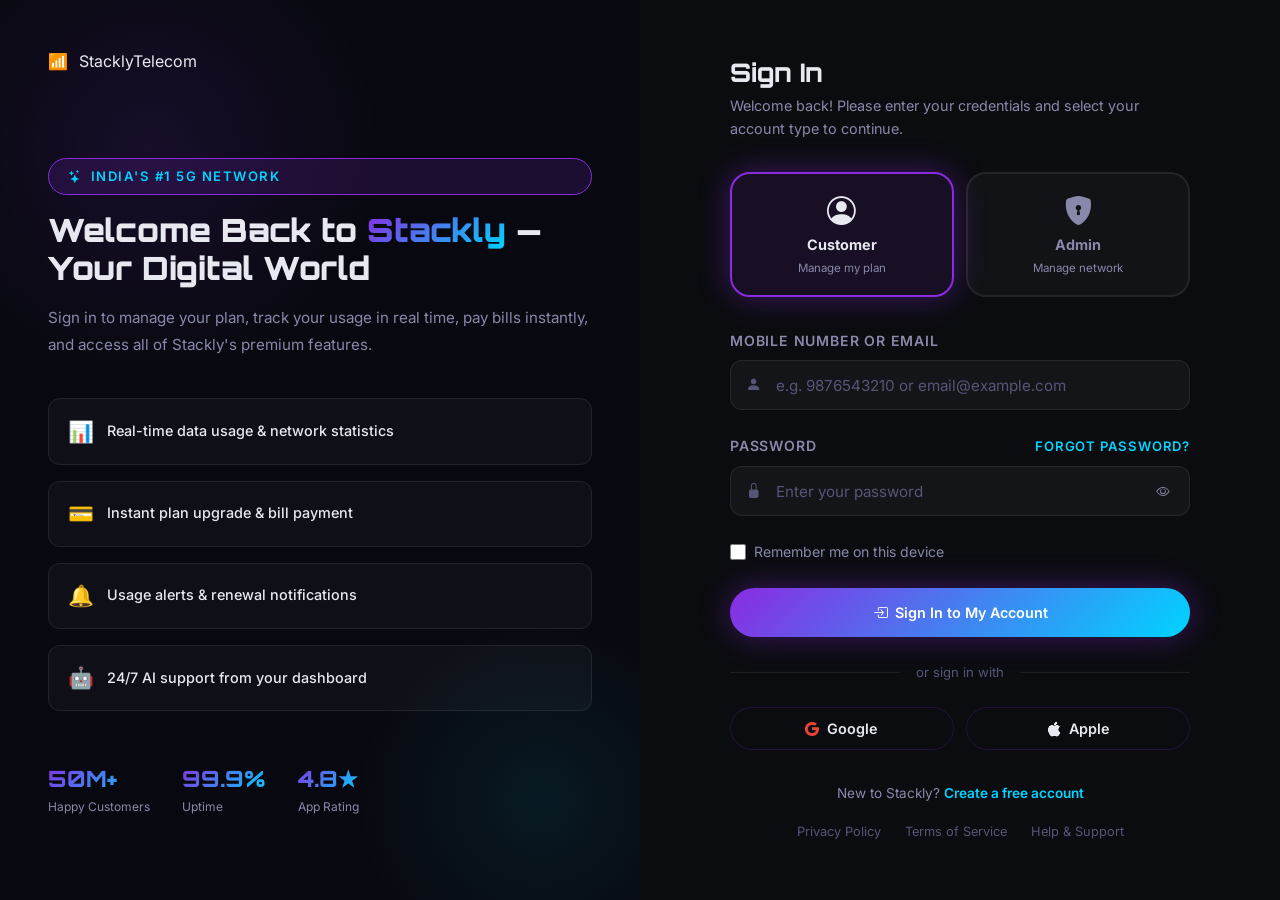
<file: login.html>
﻿<!DOCTYPE html>
<html lang="en">
<head>
  <meta charset="UTF-8">
  <meta name="viewport" content="width=device-width, initial-scale=1.0">
  <meta name="description" content="Sign in to your Stackly Telecom account — manage your plan, pay bills, track usage, and more.">
  <title>Sign In | Stackly Telecom</title>
  <link href="https://fonts.googleapis.com/css2?family=Orbitron:wght@400;700;900&family=Inter:wght@300;400;500;600;700&display=swap" rel="stylesheet">
  <link href="https://cdn.jsdelivr.net/npm/bootstrap-icons@1.11.3/font/bootstrap-icons.css" rel="stylesheet">
  <link rel="stylesheet" href="style.css">
  <style>
    body { min-height: 100vh; overflow-x: hidden; }

    .auth-wrapper {
      min-height: 100vh;
      display: grid;
      grid-template-columns: 1fr 1fr;
    }

    /* Left panel */
    .auth-left {
      background: var(--bg-dark);
      display: flex;
      flex-direction: column;
      padding: 3rem;
      position: relative;
      overflow: hidden;
    }
    .auth-left::before {
      content: '';
      position: absolute;
      top: -100px; left: -100px;
      width: 500px; height: 500px;
      background: radial-gradient(circle, rgba(138,43,226,0.12), transparent 65%);
    }
    .auth-left::after {
      content: '';
      position: absolute;
      bottom: -100px; right: -100px;
      width: 400px; height: 400px;
      background: radial-gradient(circle, rgba(0,212,255,0.08), transparent 65%);
    }

    .auth-brand {
      display: flex;
      align-items: center;
      gap: 0.7rem;
      margin-bottom: 3rem;
      position: relative;
      z-index: 2;
    }

    .auth-left-content {
      flex: 1;
      display: flex;
      flex-direction: column;
      justify-content: center;
      position: relative;
      z-index: 2;
    }

    .auth-headline {
      font-family: 'Orbitron', sans-serif;
      font-size: 2rem;
      font-weight: 900;
      margin-bottom: 1rem;
      line-height: 1.2;
    }

    .auth-headline span {
      background: var(--grad-primary);
      -webkit-background-clip: text;
      -webkit-text-fill-color: transparent;
      background-clip: text;
    }

    .auth-left-desc {
      color: var(--text-muted);
      line-height: 1.8;
      margin-bottom: 2.5rem;
      font-size: 0.95rem;
    }

    .auth-features {
      display: flex;
      flex-direction: column;
      gap: 1rem;
      margin-bottom: 3rem;
    }

    .auth-feature {
      display: flex;
      align-items: center;
      gap: 0.8rem;
      background: rgba(255,255,255,0.03);
      border: 1px solid var(--border-light);
      border-radius: var(--radius);
      padding: 0.9rem 1.2rem;
      transition: var(--transition);
    }

    .auth-feature:hover { border-color: var(--primary); background: rgba(138,43,226,0.06); }
    .auth-feature-icon { font-size: 1.3rem; flex-shrink: 0; }
    .auth-feature-text { font-size: 0.9rem; font-weight: 500; }

    .auth-stats {
      display: flex;
      gap: 2rem;
    }
    .auth-stat-num { font-family: 'Orbitron', sans-serif; font-size: 1.4rem; font-weight: 800; background: var(--grad-primary); -webkit-background-clip: text; -webkit-text-fill-color: transparent; background-clip: text; }
    .auth-stat-label { font-size: 0.75rem; color: var(--text-muted); }

    /* Right panel */
    .auth-right {
      background: var(--bg);
      display: flex;
      flex-direction: column;
      align-items: center;
      justify-content: center;
      padding: 3rem 3rem;
    }

    .auth-card {
      width: 100%;
      max-width: 460px;
    }

    .auth-title {
      font-family: 'Orbitron', sans-serif;
      font-size: 1.6rem;
      font-weight: 800;
      margin-bottom: 0.4rem;
    }

    .auth-subtitle {
      color: var(--text-muted);
      font-size: 0.9rem;
      margin-bottom: 2rem;
      line-height: 1.6;
    }

    /* Role selector */
    .role-selector {
      display: grid;
      grid-template-columns: 1fr 1fr;
      gap: 0.8rem;
      margin-bottom: 2rem;
    }

    .role-btn {
      display: flex;
      flex-direction: column;
      align-items: center;
      gap: 0.5rem;
      padding: 1.2rem;
      background: rgba(255,255,255,0.03);
      border: 2px solid var(--border-light);
      border-radius: var(--radius-lg);
      cursor: pointer;
      transition: var(--transition);
      font-family: 'Inter', sans-serif;
      color: var(--text-muted);
    }

    .role-btn.selected {
      border-color: var(--primary);
      background: rgba(138,43,226,0.1);
      color: var(--text);
      box-shadow: var(--glow-purple);
    }

    .role-btn:hover:not(.selected) { border-color: var(--border); background: rgba(255,255,255,0.05); }
    .role-btn i { font-size: 1.8rem; }
    .role-btn-name { font-weight: 700; font-size: 0.9rem; }
    .role-btn-desc { font-size: 0.72rem; color: var(--text-muted); }

    .divider {
      display: flex;
      align-items: center;
      gap: 1rem;
      margin: 1.5rem 0;
      color: var(--text-dim);
      font-size: 0.82rem;
    }
    .divider::before, .divider::after {
      content: '';
      flex: 1;
      height: 1px;
      background: var(--border-light);
    }

    .show-pwd-btn {
      background: transparent;
      border: none;
      color: var(--text-muted);
      cursor: pointer;
      padding: 0 0.5rem;
      transition: var(--transition);
    }
    .show-pwd-btn:hover { color: var(--secondary); }

    .form-group { position: relative; }
    .input-icon-wrap { position: relative; }
    .input-icon-wrap > i { position: absolute; left: 1rem; top: 50%; transform: translateY(-50%); color: var(--text-dim); font-size: 0.95rem; pointer-events: none; }
    .input-icon-wrap .form-control { padding-left: 2.8rem; }
    .input-icon-wrap .show-pwd-btn { position: absolute; right: 0.8rem; top: 50%; transform: translateY(-50%); }

    .auth-link { color: var(--secondary); text-decoration: none; font-weight: 600; }
    .auth-link:hover { text-decoration: underline; }

    .auth-footer-text { text-align: center; margin-top: 2rem; font-size: 0.85rem; color: var(--text-muted); }
    .auth-footer-links { display: flex; justify-content: center; gap: 1.5rem; margin-top: 1rem; font-size: 0.8rem; }
    .auth-footer-links a { color: var(--text-dim); transition: var(--transition); }
    .auth-footer-links a:hover { color: var(--secondary); }

    @media (max-width: 900px) {
      .auth-wrapper { grid-template-columns: 1fr; }
      .auth-left { display: none; }
      .auth-right { padding: 2rem 1.5rem; }
    }
    @media (max-width: 480px) {
      .auth-right { padding: 1.5rem 1rem; }
    }
  </style>
</head>
<body>

<div class="auth-wrapper">
  <!-- LEFT PANEL -->
  <div class="auth-left">
    <div class="auth-brand">
      <div class="logo-icon">📶</div>
      <div><span class="logo-text">Stackly</span><span class="logo-sub">Telecom</span></div>
    </div>
    <div class="auth-left-content">
      <div class="section-tag" style="margin-bottom:1rem;"><i class="bi bi-stars"></i> India's #1 5G Network</div>
      <div class="auth-headline">
        Welcome Back to <span>Stackly</span> — Your Digital World
      </div>
      <p class="auth-left-desc">Sign in to manage your plan, track your usage in real time, pay bills instantly, and access all of Stackly's premium features.</p>
      <div class="auth-features">
        <div class="auth-feature">
          <div class="auth-feature-icon">📊</div>
          <div class="auth-feature-text">Real-time data usage & network statistics</div>
        </div>
        <div class="auth-feature">
          <div class="auth-feature-icon">💳</div>
          <div class="auth-feature-text">Instant plan upgrade & bill payment</div>
        </div>
        <div class="auth-feature">
          <div class="auth-feature-icon">🔔</div>
          <div class="auth-feature-text">Usage alerts & renewal notifications</div>
        </div>
        <div class="auth-feature">
          <div class="auth-feature-icon">🤖</div>
          <div class="auth-feature-text">24/7 AI support from your dashboard</div>
        </div>
      </div>
      <div class="auth-stats">
        <div class="auth-stat"><div class="auth-stat-num">50M+</div><div class="auth-stat-label">Happy Customers</div></div>
        <div class="auth-stat"><div class="auth-stat-num">99.9%</div><div class="auth-stat-label">Uptime</div></div>
        <div class="auth-stat"><div class="auth-stat-num">4.8★</div><div class="auth-stat-label">App Rating</div></div>
      </div>
    </div>
  </div>

  <!-- RIGHT PANEL -->
  <div class="auth-right">
    <div class="auth-card">
      <h1 class="auth-title">Sign In</h1>
      <p class="auth-subtitle">Welcome back! Please enter your credentials and select your account type to continue.</p>

      <!-- Role Selector -->
      <div class="role-selector" id="role-selector">
        <button class="role-btn selected" data-role="user" onclick="selectRole('user')">
          <i class="bi bi-person-circle"></i>
          <span class="role-btn-name">Customer</span>
          <span class="role-btn-desc">Manage my plan</span>
        </button>
        <button class="role-btn" data-role="admin" onclick="selectRole('admin')">
          <i class="bi bi-shield-lock-fill"></i>
          <span class="role-btn-name">Admin</span>
          <span class="role-btn-desc">Manage network</span>
        </button>
      </div>

      <form id="login-form" onsubmit="handleLogin(event)">
        <div class="form-group">
          <label>Mobile Number or Email</label>
          <div class="input-icon-wrap">
            <i class="bi bi-person-fill"></i>
            <input type="text" class="form-control" id="login-identifier" placeholder="e.g. 9876543210 or email@example.com" required>
          </div>
        </div>
        <div class="form-group">
          <label style="display:flex;justify-content:space-between;align-items:center;">
            Password
            <a href="404.html" class="auth-link" style="font-size:0.82rem;">Forgot password?</a>
          </label>
          <div class="input-icon-wrap">
            <i class="bi bi-lock-fill"></i>
            <input type="password" class="form-control" id="login-password" placeholder="Enter your password" required>
            <button type="button" class="show-pwd-btn" onclick="togglePwd('login-password', this)"><i class="bi bi-eye"></i></button>
          </div>
        </div>
        <div style="display:flex;align-items:center;gap:0.5rem;margin-bottom:1.5rem;">
          <input type="checkbox" id="remember" style="accent-color:var(--primary);width:16px;height:16px;">
          <label for="remember" style="font-size:0.88rem;cursor:pointer;color:var(--text-muted);">Remember me on this device</label>
        </div>
        <button type="submit" class="btn btn-primary" style="width:100%;justify-content:center;padding:1rem;">
          <i class="bi bi-box-arrow-in-right"></i> Sign In to My Account
        </button>
      </form>

      <div class="divider">or sign in with</div>
      <div style="display:flex;gap:0.8rem;">
        <button class="btn btn-outline" style="flex:1;justify-content:center;" onclick="window.location='404.html'"><i class="bi bi-google" style="color:#EA4335"></i> Google</button>
        <button class="btn btn-outline" style="flex:1;justify-content:center;" onclick="window.location='404.html'"><i class="bi bi-apple"></i> Apple</button>
      </div>

      <div class="auth-footer-text">
        New to Stackly? <a href="register.html" class="auth-link">Create a free account</a>
      </div>
      <div class="auth-footer-links">
        <a href="404.html">Privacy Policy</a>
        <a href="404.html">Terms of Service</a>
        <a href="contact.html">Help & Support</a>
      </div>
    </div>
  </div>
</div>

<script>
  let selectedRole = 'user';

  function selectRole(role) {
    selectedRole = role;
    document.querySelectorAll('.role-btn').forEach(btn => {
      btn.classList.toggle('selected', btn.dataset.role === role);
    });
  }

  function togglePwd(id, btn) {
    const input = document.getElementById(id);
    const isPassword = input.type === 'password';
    input.type = isPassword ? 'text' : 'password';
    btn.innerHTML = isPassword ? '<i class="bi bi-eye-slash"></i>' : '<i class="bi bi-eye"></i>';
  }

  function handleLogin(e) {
    e.preventDefault();
    const identifier = document.getElementById('login-identifier').value.trim();
    const password = document.getElementById('login-password').value;

    if (!identifier || !password) {
      alert('Please fill in all fields.');
      return;
    }

    // Extract name from identifier for welcome message
    let userName = identifier.split('@')[0]; // e.g. "rahul" from "rahul@gmail.com"
    userName = userName.replace(/[0-9]/g, '').replace(/_/g, ' ').trim();
    if (!userName) userName = 'Valued Customer';
    // Capitalize
    userName = userName.charAt(0).toUpperCase() + userName.slice(1);

    // Store user info
    sessionStorage.setItem('stackly_user', userName);
    sessionStorage.setItem('stackly_role', selectedRole);

    // Redirect based on role
    if (selectedRole === 'admin') {
      window.location.href = 'dashboard-admin.html';
    } else {
      window.location.href = 'dashboard-user.html';
    }
  }
</script>
</body>
</html>
</file>
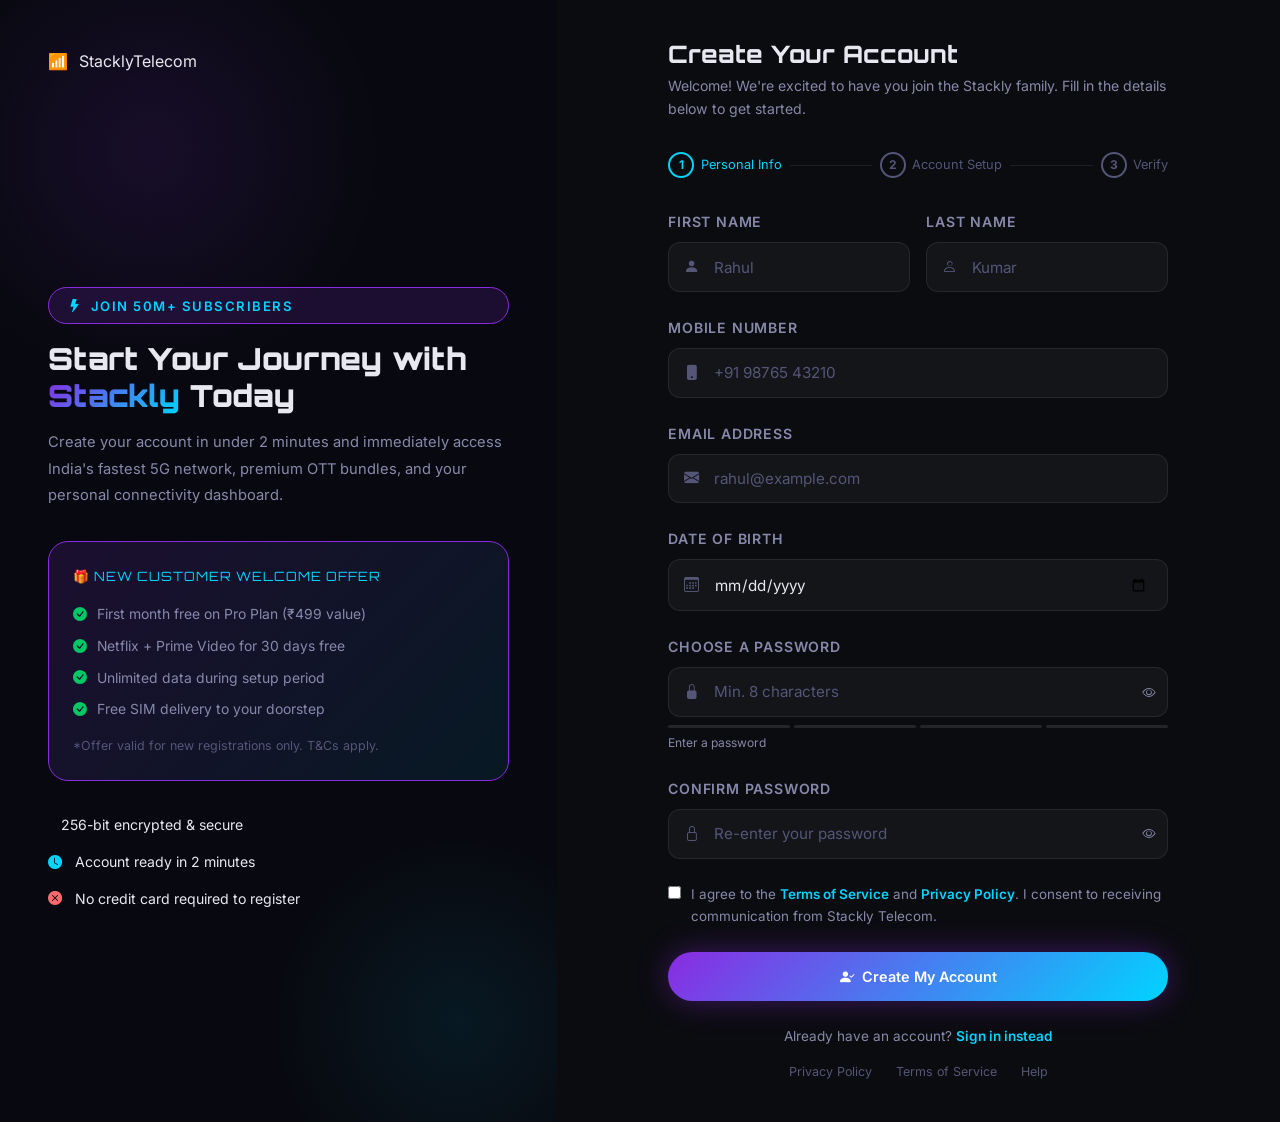
<file: register.html>
﻿<!DOCTYPE html>
<html lang="en">
<head>
  <meta charset="UTF-8">
  <meta name="viewport" content="width=device-width, initial-scale=1.0">
  <meta name="description" content="Create your Stackly Telecom account — get started with India's fastest 5G network in minutes.">
  <title>Create Account | Stackly Telecom</title>
  <link href="https://fonts.googleapis.com/css2?family=Orbitron:wght@400;700;900&family=Inter:wght@300;400;500;600;700&display=swap" rel="stylesheet">
  <link href="https://cdn.jsdelivr.net/npm/bootstrap-icons@1.11.3/font/bootstrap-icons.css" rel="stylesheet">
  <link rel="stylesheet" href="style.css">
  <style>
    body { min-height: 100vh; overflow-x: hidden; }

    .auth-wrapper {
      min-height: 100vh;
      display: grid;
      grid-template-columns: 1fr 1.3fr;
    }

    .auth-left {
      background: var(--bg-dark);
      display: flex;
      flex-direction: column;
      padding: 3rem;
      position: relative;
      overflow: hidden;
    }
    .auth-left::before {
      content: '';
      position: absolute;
      top: -100px; left: -100px;
      width: 500px; height: 500px;
      background: radial-gradient(circle, rgba(138,43,226,0.12), transparent 65%);
    }
    .auth-left::after {
      content: '';
      position: absolute;
      bottom: -100px; right: -100px;
      width: 400px; height: 400px;
      background: radial-gradient(circle, rgba(0,212,255,0.08), transparent 65%);
    }

    .auth-brand { display: flex; align-items: center; gap: 0.7rem; margin-bottom: 3rem; position: relative; z-index: 2; }
    .auth-left-content { flex: 1; display: flex; flex-direction: column; justify-content: center; position: relative; z-index: 2; }

    .auth-headline { font-family: 'Orbitron', sans-serif; font-size: 1.9rem; font-weight: 900; margin-bottom: 1rem; line-height: 1.2; }
    .auth-headline span { background: var(--grad-primary); -webkit-background-clip: text; -webkit-text-fill-color: transparent; background-clip: text; }
    .auth-left-desc { color: var(--text-muted); line-height: 1.8; margin-bottom: 2rem; font-size: 0.92rem; }

    .plan-preview {
      background: linear-gradient(135deg, rgba(138,43,226,0.15), rgba(0,212,255,0.08));
      border: 1px solid var(--primary);
      border-radius: var(--radius-lg);
      padding: 1.5rem;
      margin-bottom: 2rem;
    }
    .plan-preview-title { font-family: 'Orbitron', sans-serif; font-size: 0.8rem; color: var(--secondary); margin-bottom: 1rem; letter-spacing: 1px; text-transform: uppercase; }
    .plan-preview-item { display: flex; align-items: center; gap: 0.6rem; font-size: 0.87rem; color: var(--text-muted); margin-bottom: 0.5rem; }
    .plan-preview-item i { color: #00c864; }

    .auth-right { background: var(--bg); display: flex; flex-direction: column; align-items: center; justify-content: center; padding: 2.5rem 3rem; overflow-y: auto; }
    .auth-card { width: 100%; max-width: 500px; }

    .auth-title { font-family: 'Orbitron', sans-serif; font-size: 1.5rem; font-weight: 800; margin-bottom: 0.4rem; }
    .auth-subtitle { color: var(--text-muted); font-size: 0.88rem; margin-bottom: 2rem; line-height: 1.6; }

    /* Steps */
    .step-indicator {
      display: flex;
      align-items: center;
      gap: 0.5rem;
      margin-bottom: 2rem;
    }
    .step {
      display: flex;
      align-items: center;
      gap: 0.4rem;
      font-size: 0.8rem;
      color: var(--text-dim);
    }
    .step.active { color: var(--secondary); }
    .step.done { color: #00c864; }
    .step-num {
      width: 26px; height: 26px;
      border-radius: 50%;
      border: 2px solid currentColor;
      display: flex; align-items: center; justify-content: center;
      font-size: 0.75rem;
      font-weight: 700;
    }
    .step-line { flex: 1; height: 1px; background: var(--border-light); }

    .form-row { display: grid; grid-template-columns: 1fr 1fr; gap: 1rem; }

    .input-icon-wrap { position: relative; }
    .input-icon-wrap i.left { position: absolute; left: 1rem; top: 50%; transform: translateY(-50%); color: var(--text-dim); font-size: 0.95rem; pointer-events: none; }
    .input-icon-wrap .form-control { padding-left: 2.8rem; }
    .show-pwd-btn { position: absolute; right: 0.8rem; top: 50%; transform: translateY(-50%); background: transparent; border: none; color: var(--text-muted); cursor: pointer; }
    .show-pwd-btn:hover { color: var(--secondary); }

    .pwd-strength { margin-top: 0.5rem; }
    .pwd-strength-bar { display: flex; gap: 4px; }
    .pwd-bar { flex: 1; height: 3px; border-radius: 2px; background: rgba(255,255,255,0.1); transition: var(--transition); }
    .pwd-bar.filled-1 { background: #ff4444; }
    .pwd-bar.filled-2 { background: #FFD700; }
    .pwd-bar.filled-3 { background: #00c864; }
    .pwd-strength-label { font-size: 0.75rem; color: var(--text-muted); margin-top: 0.3rem; }

    .auth-link { color: var(--secondary); text-decoration: none; font-weight: 600; }
    .auth-link:hover { text-decoration: underline; }
    .auth-footer-text { text-align: center; margin-top: 1.5rem; font-size: 0.85rem; color: var(--text-muted); }
    .auth-footer-links { display: flex; justify-content: center; gap: 1.5rem; margin-top: 0.8rem; font-size: 0.78rem; }
    .auth-footer-links a { color: var(--text-dim); transition: var(--transition); }
    .auth-footer-links a:hover { color: var(--secondary); }

    .welcome-banner {
      background: linear-gradient(135deg, rgba(0,200,100,0.1), rgba(0,212,255,0.06));
      border: 1px solid rgba(0,200,100,0.3);
      border-radius: var(--radius);
      padding: 1rem 1.2rem;
      display: flex;
      align-items: center;
      gap: 0.8rem;
      margin-bottom: 1.5rem;
      display: none;
    }
    .welcome-banner.show { display: flex; }
    .welcome-banner i { color: #00c864; font-size: 1.3rem; }

    @media (max-width: 900px) {
      .auth-wrapper { grid-template-columns: 1fr; }
      .auth-left { display: none; }
      .auth-right { padding: 2rem 1.5rem; }
    }
    @media (max-width: 480px) {
      .form-row { grid-template-columns: 1fr; }
      .auth-right { padding: 1.5rem 1rem; }
    }
  </style>
</head>
<body>

<div class="auth-wrapper">
  <!-- LEFT PANEL -->
  <div class="auth-left">
    <div class="auth-brand">
      <div class="logo-icon">📶</div>
      <div><span class="logo-text">Stackly</span><span class="logo-sub">Telecom</span></div>
    </div>
    <div class="auth-left-content">
      <div class="section-tag" style="margin-bottom:1rem;"><i class="bi bi-lightning-fill"></i> Join 50M+ Subscribers</div>
      <div class="auth-headline">
        Start Your Journey with <span>Stackly</span> Today
      </div>
      <p class="auth-left-desc">Create your account in under 2 minutes and immediately access India's fastest 5G network, premium OTT bundles, and your personal connectivity dashboard.</p>
      <div class="plan-preview">
        <div class="plan-preview-title">🎁 New Customer Welcome Offer</div>
        <div class="plan-preview-item"><i class="bi bi-check-circle-fill"></i> First month free on Pro Plan (₹499 value)</div>
        <div class="plan-preview-item"><i class="bi bi-check-circle-fill"></i> Netflix + Prime Video for 30 days free</div>
        <div class="plan-preview-item"><i class="bi bi-check-circle-fill"></i> Unlimited data during setup period</div>
        <div class="plan-preview-item"><i class="bi bi-check-circle-fill"></i> Free SIM delivery to your doorstep</div>
        <div style="font-size:0.78rem;color:var(--text-dim);margin-top:0.8rem;">*Offer valid for new registrations only. T&Cs apply.</div>
      </div>
      <div style="display:flex;flex-direction:column;gap:0.8rem;">
        <div style="display:flex;align-items:center;gap:0.8rem;font-size:0.88rem;"><i class="bi bi-shield-check-fill" style="color:#00c864"></i> 256-bit encrypted & secure</div>
        <div style="display:flex;align-items:center;gap:0.8rem;font-size:0.88rem;"><i class="bi bi-clock-fill" style="color:var(--secondary)"></i> Account ready in 2 minutes</div>
        <div style="display:flex;align-items:center;gap:0.8rem;font-size:0.88rem;"><i class="bi bi-x-circle-fill" style="color:#ff6b6b"></i> No credit card required to register</div>
      </div>
    </div>
  </div>

  <!-- RIGHT PANEL -->
  <div class="auth-right">
    <div class="auth-card">
      <h1 class="auth-title">Create Your Account</h1>
      <p class="auth-subtitle">Welcome! We're excited to have you join the Stackly family. Fill in the details below to get started.</p>

      <!-- Step Indicator -->
      <div class="step-indicator">
        <div class="step active" id="step-1"><div class="step-num">1</div><span>Personal Info</span></div>
        <div class="step-line"></div>
        <div class="step" id="step-2"><div class="step-num">2</div><span>Account Setup</span></div>
        <div class="step-line"></div>
        <div class="step" id="step-3"><div class="step-num">3</div><span>Verify</span></div>
      </div>

      <!-- Welcome Banner (shown after name is entered) -->
      <div class="welcome-banner" id="welcome-banner">
        <i class="bi bi-hand-wave-fill"></i>
        <div><strong>Welcome, <span id="welcome-name">there</span>!</strong> Great to have you here. Let's get your account set up.</div>
      </div>

      <form id="register-form" onsubmit="handleRegister(event)">
        <div class="form-row">
          <div class="form-group">
            <label>First Name</label>
            <div class="input-icon-wrap">
              <i class="bi bi-person-fill left"></i>
              <input type="text" class="form-control" id="first-name" placeholder="Rahul" required oninput="updateWelcome()">
            </div>
          </div>
          <div class="form-group">
            <label>Last Name</label>
            <div class="input-icon-wrap">
              <i class="bi bi-person left"></i>
              <input type="text" class="form-control" id="last-name" placeholder="Kumar" required>
            </div>
          </div>
        </div>
        <div class="form-group">
          <label>Mobile Number</label>
          <div class="input-icon-wrap">
            <i class="bi bi-phone-fill left"></i>
            <input type="tel" class="form-control" placeholder="+91 98765 43210" required pattern="[0-9]{10}">
          </div>
        </div>
        <div class="form-group">
          <label>Email Address</label>
          <div class="input-icon-wrap">
            <i class="bi bi-envelope-fill left"></i>
            <input type="email" class="form-control" id="reg-email" placeholder="rahul@example.com" required>
          </div>
        </div>
        <div class="form-group">
          <label>Date of Birth</label>
          <div class="input-icon-wrap">
            <i class="bi bi-calendar3 left"></i>
            <input type="date" class="form-control" required>
          </div>
        </div>
        <div class="form-group">
          <label>Choose a Password</label>
          <div class="input-icon-wrap">
            <i class="bi bi-lock-fill left"></i>
            <input type="password" class="form-control" id="reg-password" placeholder="Min. 8 characters" required oninput="checkStrength()">
            <button type="button" class="show-pwd-btn" onclick="togglePwd('reg-password', this)"><i class="bi bi-eye"></i></button>
          </div>
          <div class="pwd-strength">
            <div class="pwd-strength-bar">
              <div class="pwd-bar" id="bar1"></div>
              <div class="pwd-bar" id="bar2"></div>
              <div class="pwd-bar" id="bar3"></div>
              <div class="pwd-bar" id="bar4"></div>
            </div>
            <div class="pwd-strength-label" id="strength-label">Enter a password</div>
          </div>
        </div>
        <div class="form-group">
          <label>Confirm Password</label>
          <div class="input-icon-wrap">
            <i class="bi bi-lock left"></i>
            <input type="password" class="form-control" id="confirm-password" placeholder="Re-enter your password" required>
            <button type="button" class="show-pwd-btn" onclick="togglePwd('confirm-password', this)"><i class="bi bi-eye"></i></button>
          </div>
        </div>
        <div style="margin-bottom:1.5rem;">
          <label style="display:flex;gap:0.6rem;align-items:flex-start;cursor:pointer;">
            <input type="checkbox" required style="accent-color:var(--primary);margin-top:3px;flex-shrink:0;">
            <span style="font-size:0.84rem;color:var(--text-muted);">I agree to the <a href="404.html" class="auth-link">Terms of Service</a> and <a href="404.html" class="auth-link">Privacy Policy</a>. I consent to receiving communication from Stackly Telecom.</span>
          </label>
        </div>
        <button type="submit" class="btn btn-primary" style="width:100%;justify-content:center;padding:1rem;">
          <i class="bi bi-person-check-fill"></i> Create My Account
        </button>
      </form>

      <div class="auth-footer-text">
        Already have an account? <a href="login.html" class="auth-link">Sign in instead</a>
      </div>
      <div class="auth-footer-links">
        <a href="404.html">Privacy Policy</a>
        <a href="404.html">Terms of Service</a>
        <a href="contact.html">Help</a>
      </div>
    </div>
  </div>
</div>

<script>
  function updateWelcome() {
    const firstName = document.getElementById('first-name').value.trim();
    const banner = document.getElementById('welcome-banner');
    const nameEl = document.getElementById('welcome-name');
    if (firstName.length > 1) {
      const capitalized = firstName.charAt(0).toUpperCase() + firstName.slice(1).toLowerCase();
      nameEl.textContent = capitalized;
      banner.classList.add('show');
    } else {
      banner.classList.remove('show');
    }
  }

  function togglePwd(id, btn) {
    const input = document.getElementById(id);
    const isPassword = input.type === 'password';
    input.type = isPassword ? 'text' : 'password';
    btn.innerHTML = isPassword ? '<i class="bi bi-eye-slash"></i>' : '<i class="bi bi-eye"></i>';
  }

  function checkStrength() {
    const pwd = document.getElementById('reg-password').value;
    const bars = [document.getElementById('bar1'), document.getElementById('bar2'), document.getElementById('bar3'), document.getElementById('bar4')];
    const label = document.getElementById('strength-label');
    bars.forEach(b => { b.className = 'pwd-bar'; });

    let strength = 0;
    if (pwd.length >= 8) strength++;
    if (/[A-Z]/.test(pwd)) strength++;
    if (/[0-9]/.test(pwd)) strength++;
    if (/[^A-Za-z0-9]/.test(pwd)) strength++;

    for (let i = 0; i < strength; i++) {
      bars[i].className = `pwd-bar filled-${strength <= 1 ? 1 : strength <= 2 ? 2 : 3}`;
    }
    const labels = ['', 'Weak', 'Fair', 'Good', 'Strong 🔒'];
    const colors = ['', '#ff4444', '#FFD700', '#00c864', '#00c864'];
    label.textContent = pwd ? labels[strength] || 'Weak' : 'Enter a password';
    label.style.color = colors[strength] || 'var(--text-dim)';
  }

  function handleRegister(e) {
    e.preventDefault();
    const firstName = document.getElementById('first-name').value.trim();
    const lastName = document.getElementById('last-name').value.trim();
    const pwd = document.getElementById('reg-password').value;
    const confirmPwd = document.getElementById('confirm-password').value;

    if (pwd !== confirmPwd) {
      alert('Passwords do not match. Please re-enter your password.');
      return;
    }

    const fullName = `${firstName.charAt(0).toUpperCase() + firstName.slice(1)} ${lastName.charAt(0).toUpperCase() + lastName.slice(1)}`;
    sessionStorage.setItem('stackly_user', fullName);
    sessionStorage.setItem('stackly_role', 'user');

    // Redirect to user dashboard
    window.location.href = 'dashboard-user.html';
  }
</script>
</body>
</html>
</file>
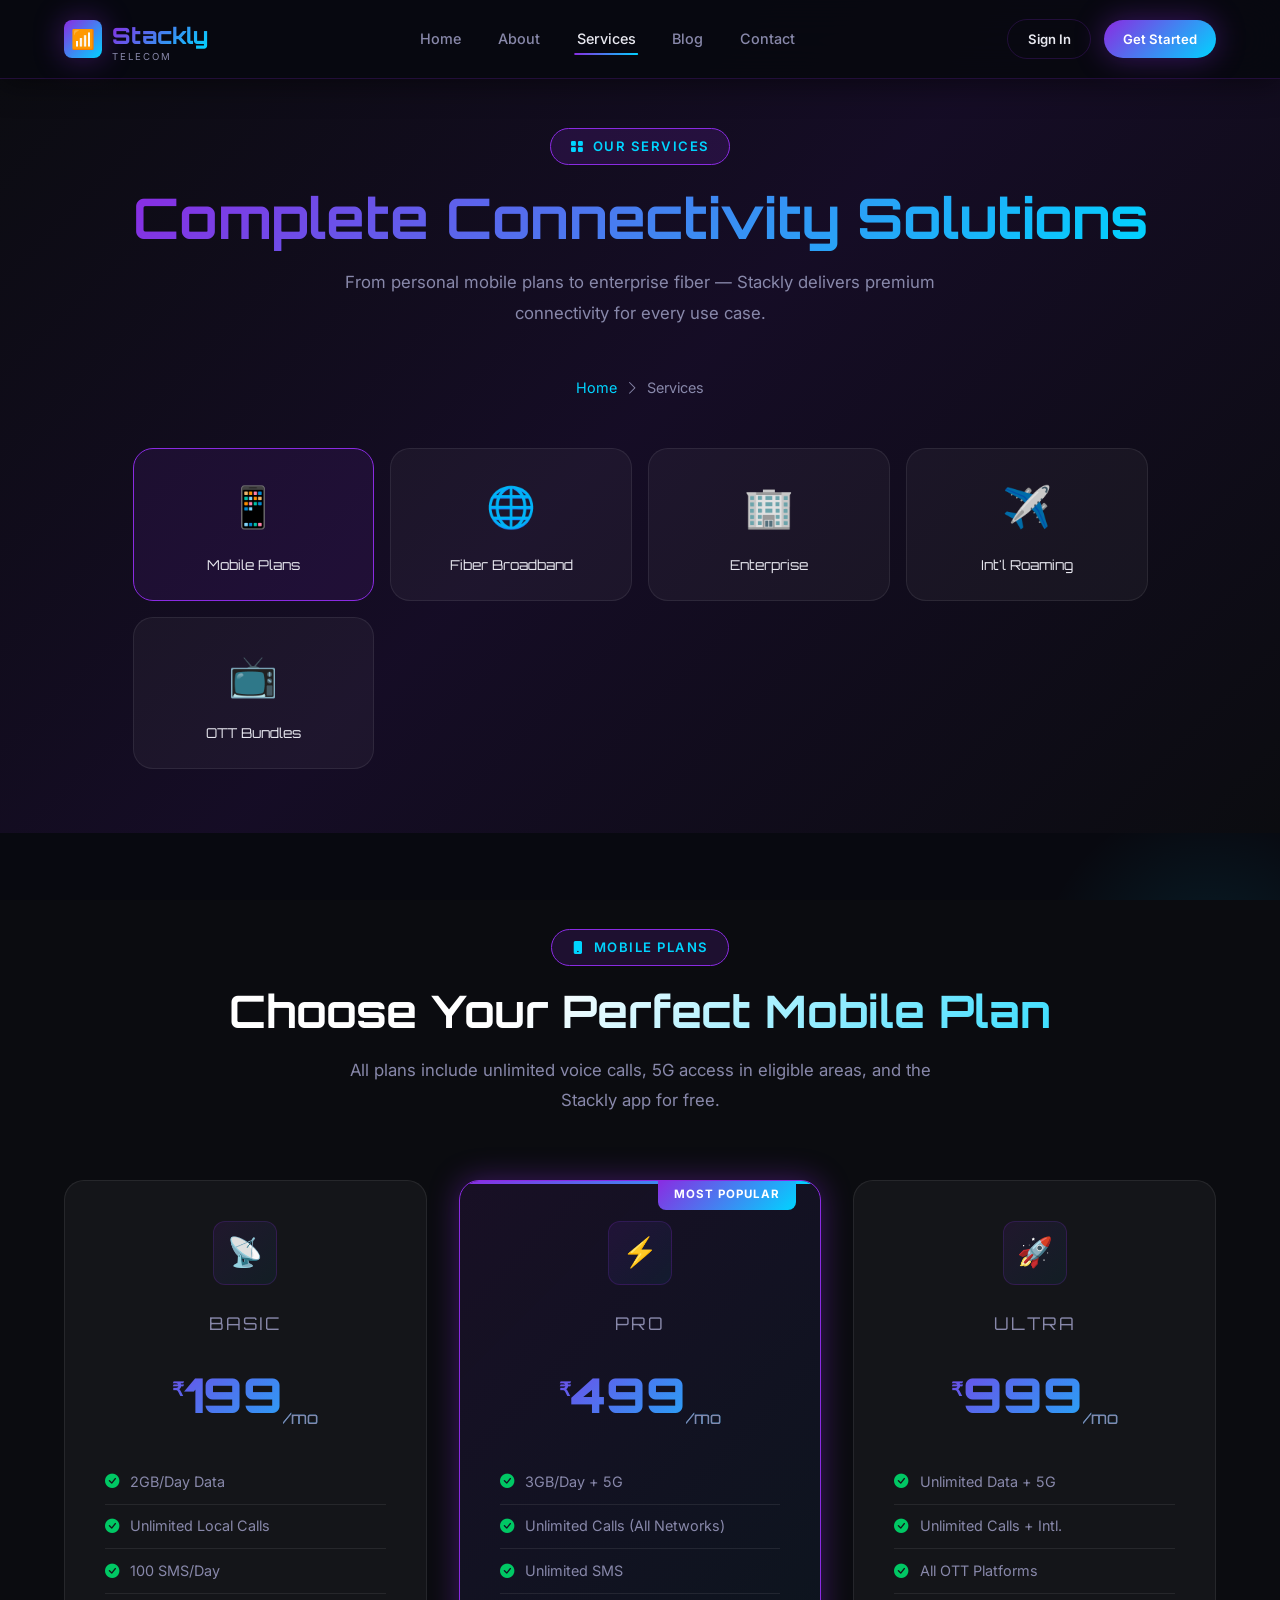
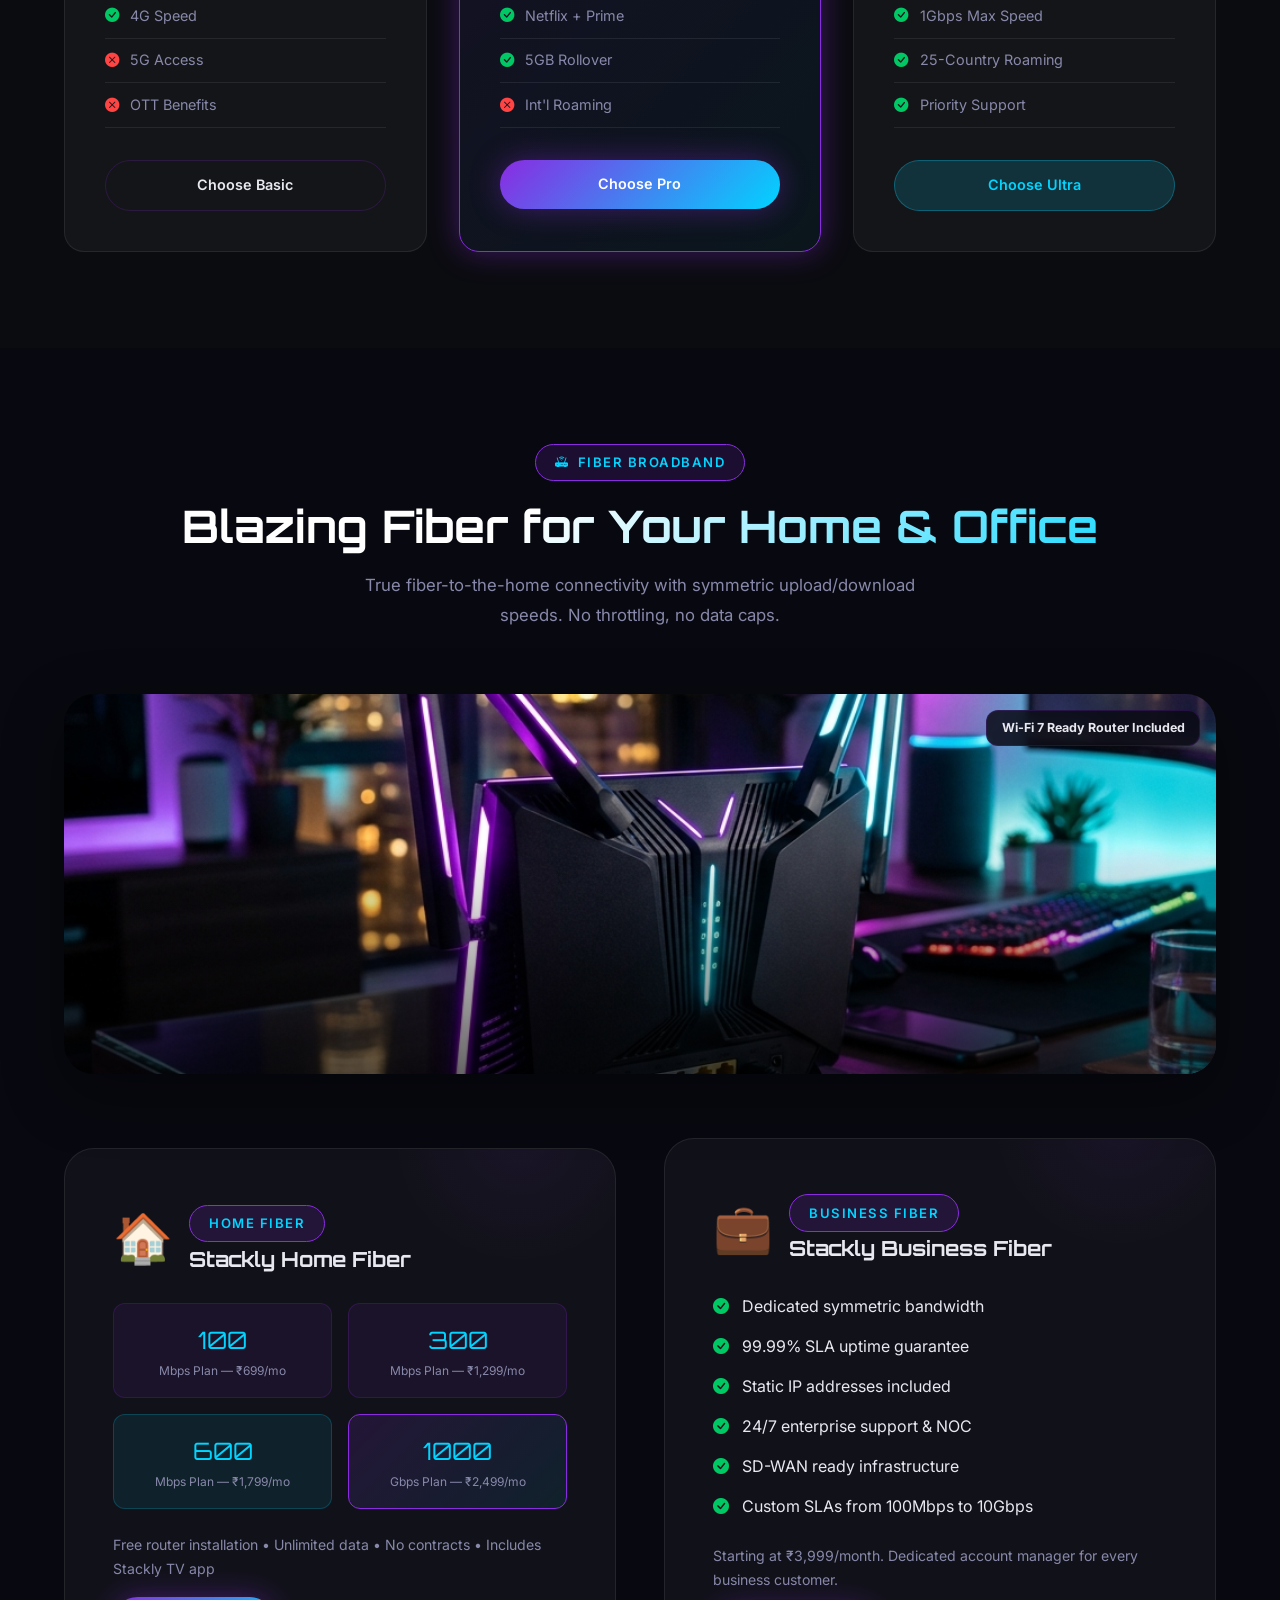
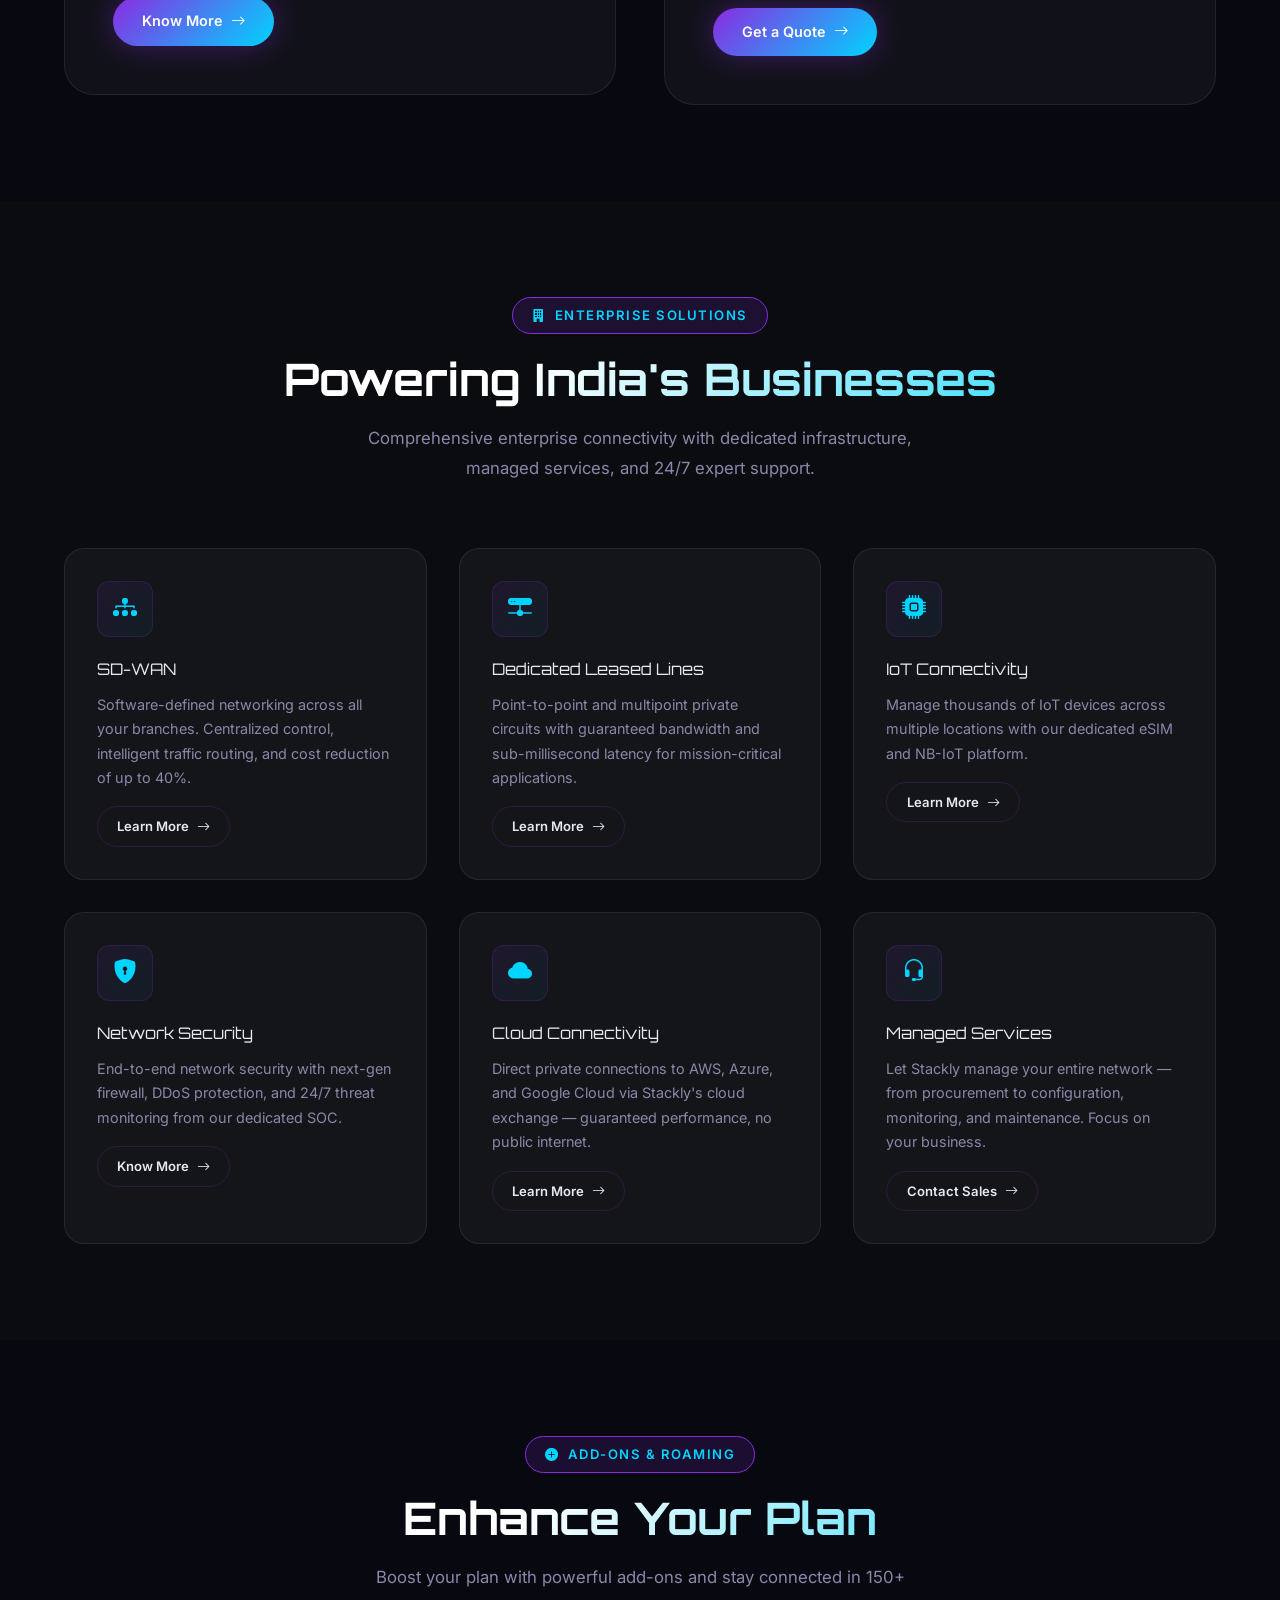
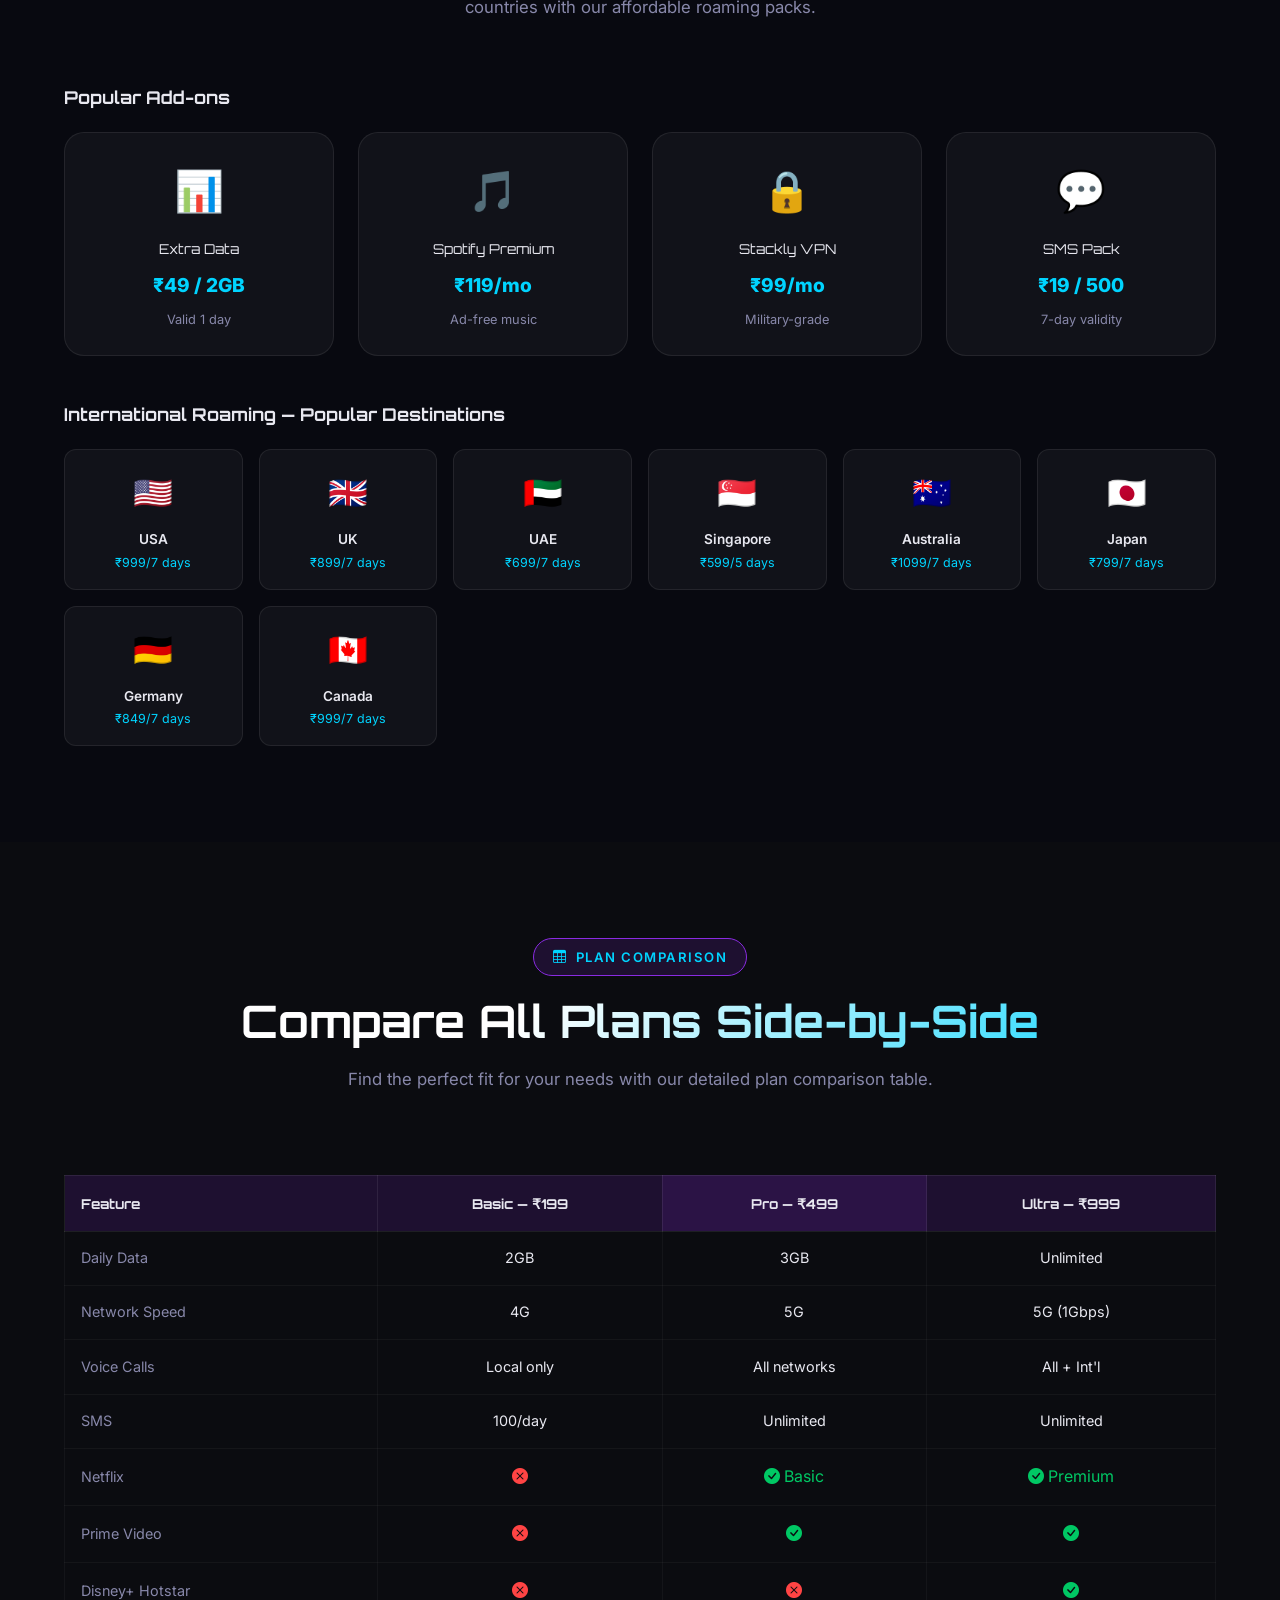
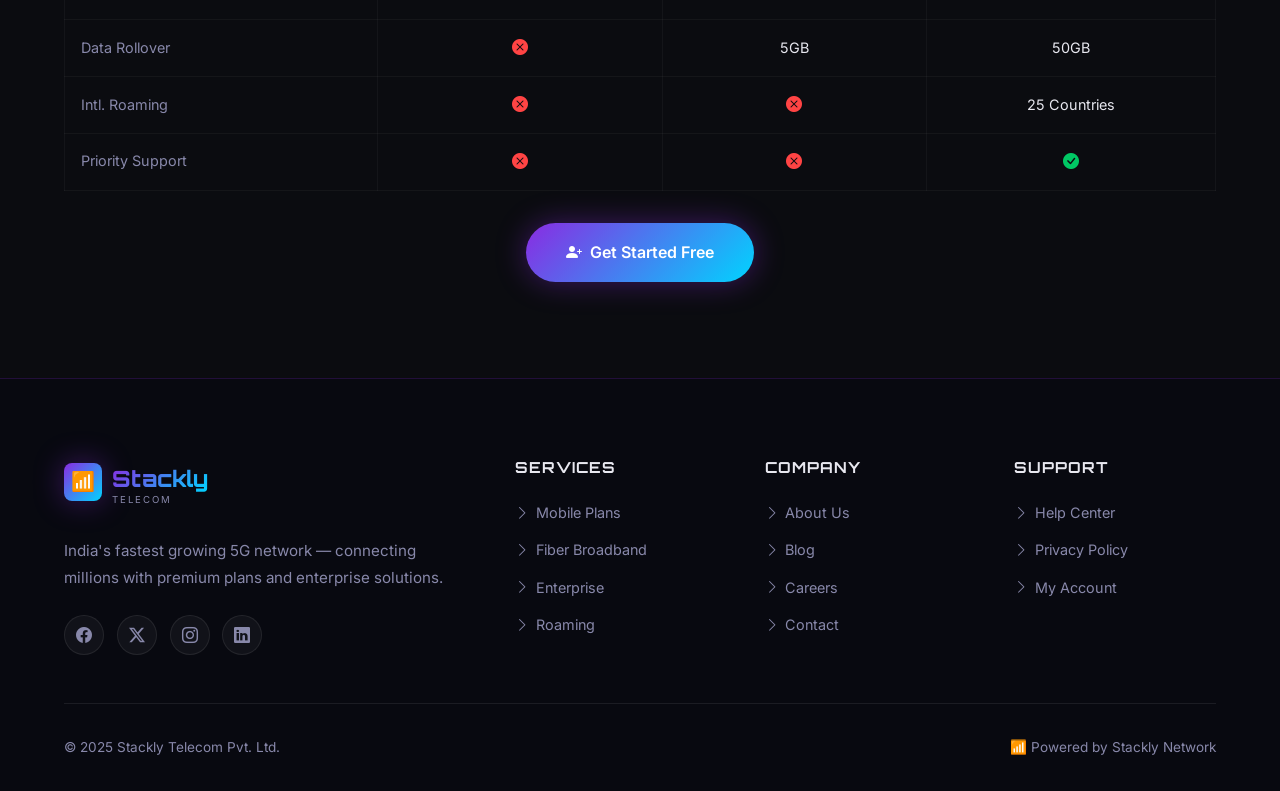
<file: services.html>
﻿<!DOCTYPE html>
<html lang="en">
<head>
  <meta charset="UTF-8">
  <meta name="viewport" content="width=device-width, initial-scale=1.0">
  <meta name="description" content="Stackly Telecom Services — Explore 5G mobile plans, fiber broadband, enterprise solutions, international roaming, and OTT bundles.">
  <title>Services | Stackly Telecom</title>
  <link href="https://fonts.googleapis.com/css2?family=Orbitron:wght@400;700;900&family=Inter:wght@300;400;500;600;700&display=swap" rel="stylesheet">
  <link href="https://cdn.jsdelivr.net/npm/bootstrap-icons@1.11.3/font/bootstrap-icons.css" rel="stylesheet">
  <link rel="stylesheet" href="style.css">
  <style>
    .service-hero-grid { display: grid; grid-template-columns: repeat(auto-fit, minmax(200px, 1fr)); gap: 1rem; margin-top: 3rem; }
    .service-hero-card {
      background: rgba(255,255,255,0.04);
      border: 1px solid var(--border-light);
      border-radius: var(--radius-lg);
      padding: 1.5rem;
      text-align: center;
      transition: var(--transition);
      cursor: pointer;
    }
    .service-hero-card:hover { border-color: var(--primary); background: rgba(138,43,226,0.08); transform: translateY(-4px); }
    .service-hero-card.active { border-color: var(--primary); background: rgba(138,43,226,0.1); }
    .service-hero-icon { font-size: 2.5rem; margin-bottom: 0.7rem; }
    .service-hero-name { font-family: 'Orbitron', sans-serif; font-size: 0.85rem; }

    .service-section-card {
      background: var(--bg-card);
      border: 1px solid var(--border-light);
      border-radius: var(--radius-xl);
      padding: 3rem;
      position: relative;
      overflow: hidden;
    }
    .service-section-card::before {
      content: '';
      position: absolute;
      top: -30%; right: -10%;
      width: 300px; height: 300px;
      background: radial-gradient(circle, rgba(138,43,226,0.08), transparent 60%);
    }

    .addon-card {
      background: var(--bg-card);
      border: 1px solid var(--border-light);
      border-radius: var(--radius-lg);
      padding: 1.5rem;
      text-align: center;
      transition: var(--transition);
    }
    .addon-card:hover { border-color: var(--secondary); transform: translateY(-4px); box-shadow: var(--glow-cyan); }
    .addon-icon { font-size: 2.5rem; margin-bottom: 0.8rem; }
    .addon-name { font-family: 'Orbitron', sans-serif; font-size: 0.85rem; margin-bottom: 0.5rem; }
    .addon-price { font-size: 1.2rem; font-weight: 800; color: var(--secondary); }

    .compare-table { width: 100%; border-collapse: collapse; margin-top: 1rem; }
    .compare-table th { background: rgba(138,43,226,0.15); padding: 1rem; text-align: center; font-family: 'Orbitron', sans-serif; font-size: 0.85rem; border: 1px solid var(--border-light); }
    .compare-table td { padding: 0.9rem 1rem; text-align: center; border: 1px solid rgba(255,255,255,0.04); font-size: 0.9rem; }
    .compare-table td:first-child { text-align: left; color: var(--text-muted); }
    .compare-table tr:hover td { background: rgba(255,255,255,0.02); }
    .compare-table .check { color: #00c864; font-size: 1rem; }
    .compare-table .cross { color: #ff4444; font-size: 1rem; }

    .roaming-grid { display: grid; grid-template-columns: repeat(auto-fit, minmax(160px, 1fr)); gap: 1rem; }
    .country-card {
      background: var(--bg-card);
      border: 1px solid var(--border-light);
      border-radius: var(--radius);
      padding: 1rem;
      text-align: center;
      transition: var(--transition);
    }
    .country-card:hover { border-color: var(--primary); }
    .country-flag { font-size: 2rem; margin-bottom: 0.5rem; }
    .country-name { font-size: 0.85rem; font-weight: 600; }
    .country-rate { font-size: 0.78rem; color: var(--secondary); }

    /* ===== IMAGE STYLES ===== */
    .img-overlay-card {
      position: relative;
      border-radius: var(--radius-lg);
      overflow: hidden;
      box-shadow: 0 20px 60px rgba(0,0,0,0.4);
    }
    .img-overlay-card img {
      width: 100%; height: 100%;
      object-fit: cover;
      display: block;
      transition: transform 0.5s ease;
    }
    .img-overlay-card:hover img { transform: scale(1.04); }
    .img-overlay-card::after {
      content: '';
      position: absolute;
      inset: 0;
      background: linear-gradient(to top, rgba(0,0,0,0.6) 0%, transparent 60%);
    }
    .img-overlay-badge {
      position: absolute;
      bottom: 1rem; left: 1rem;
      z-index: 2;
      background: rgba(10,10,20,0.85);
      backdrop-filter: blur(10px);
      border: 1px solid var(--border);
      border-radius: var(--radius);
      padding: 0.4rem 0.9rem;
      font-size: 0.78rem;
      font-weight: 700;
    }
  </style>
</head>
<body>

<nav class="navbar scrolled" id="navbar">
  <div class="nav-container">
    <a href="index.html" class="nav-logo">
      <div class="logo-icon">📶</div>
      <div><span class="logo-text">Stackly</span><span class="logo-sub">Telecom</span></div>
    </a>
    <ul class="nav-links">
      <li><a href="index.html">Home</a></li><li><a href="about.html">About</a></li>
      <li><a href="services.html" class="active">Services</a></li>
      <li><a href="blog.html">Blog</a></li><li><a href="contact.html">Contact</a></li>
    </ul>
    <div class="nav-cta">
      <a href="login.html" class="btn btn-outline btn-sm">Sign In</a>
      <a href="register.html" class="btn btn-primary btn-sm">Get Started</a>
    </div>
    <button class="nav-hamburger" id="hamburger"><span></span><span></span><span></span></button>
  </div>
</nav>
<div class="mobile-menu" id="mobile-menu">
  <button class="mobile-menu-close" id="menu-close"><i class="bi bi-x"></i></button>
  <a href="index.html">Home</a><a href="about.html">About</a><a href="services.html">Services</a>
  <a href="blog.html">Blog</a><a href="contact.html">Contact</a>
  <a href="login.html" class="btn btn-outline">Sign In</a><a href="register.html" class="btn btn-primary">Get Started</a>
</div>

<!-- SECTION 1: HERO -->
<div class="page-hero-bg"></div>
<section class="page-hero">
  <div class="container">
    <div class="page-hero-content reveal">
      <div class="section-tag"><i class="bi bi-grid-fill"></i> Our Services</div>
      <h1 class="page-hero-title">Complete Connectivity Solutions</h1>
      <p class="section-subtitle mb-0">From personal mobile plans to enterprise fiber — Stackly delivers premium connectivity for every use case.</p>
      <div class="breadcrumb" style="margin-top:1rem;">
        <a href="index.html">Home</a><i class="bi bi-chevron-right"></i><span>Services</span>
      </div>
    </div>
    <div class="service-hero-grid reveal">
      <div class="service-hero-card active">
        <div class="service-hero-icon">📱</div>
        <div class="service-hero-name">Mobile Plans</div>
      </div>
      <div class="service-hero-card">
        <div class="service-hero-icon">🌐</div>
        <div class="service-hero-name">Fiber Broadband</div>
      </div>
      <div class="service-hero-card">
        <div class="service-hero-icon">🏢</div>
        <div class="service-hero-name">Enterprise</div>
      </div>
      <div class="service-hero-card">
        <div class="service-hero-icon">✈️</div>
        <div class="service-hero-name">Int'l Roaming</div>
      </div>
      <div class="service-hero-card">
        <div class="service-hero-icon">📺</div>
        <div class="service-hero-name">OTT Bundles</div>
      </div>
    </div>
  </div>
</section>

<!-- SECTION 2: MOBILE PLANS -->
<section class="section">
  <div class="container">
    <div class="section-header reveal">
      <div class="section-tag"><i class="bi bi-phone-fill"></i> Mobile Plans</div>
      <h2 class="section-title">Choose Your Perfect Mobile Plan</h2>
      <p class="section-subtitle">All plans include unlimited voice calls, 5G access in eligible areas, and the Stackly app for free.</p>
    </div>
    <div class="grid-3 reveal">
      <div class="plan-card">
        <div class="plan-icon"><span>📡</span></div>
        <div class="plan-name">Basic</div>
        <div class="plan-price"><sup>₹</sup>199<sub>/mo</sub></div>
        <ul class="plan-features">
          <li><i class="bi bi-check-circle-fill check"></i> 2GB/Day Data</li>
          <li><i class="bi bi-check-circle-fill check"></i> Unlimited Local Calls</li>
          <li><i class="bi bi-check-circle-fill check"></i> 100 SMS/Day</li>
          <li><i class="bi bi-check-circle-fill check"></i> 4G Speed</li>
          <li><i class="bi bi-x-circle-fill cross"></i> 5G Access</li>
          <li><i class="bi bi-x-circle-fill cross"></i> OTT Benefits</li>
        </ul>
        <a href="register.html" class="btn btn-outline" style="width:100%;justify-content:center;">Choose Basic</a>
      </div>
      <div class="plan-card featured">
        <div class="plan-popular">Most Popular</div>
        <div class="plan-icon"><span>⚡</span></div>
        <div class="plan-name">Pro</div>
        <div class="plan-price"><sup>₹</sup>499<sub>/mo</sub></div>
        <ul class="plan-features">
          <li><i class="bi bi-check-circle-fill check"></i> 3GB/Day + 5G</li>
          <li><i class="bi bi-check-circle-fill check"></i> Unlimited Calls (All Networks)</li>
          <li><i class="bi bi-check-circle-fill check"></i> Unlimited SMS</li>
          <li><i class="bi bi-check-circle-fill check"></i> Netflix + Prime</li>
          <li><i class="bi bi-check-circle-fill check"></i> 5GB Rollover</li>
          <li><i class="bi bi-x-circle-fill cross"></i> Int'l Roaming</li>
        </ul>
        <a href="register.html" class="btn btn-primary" style="width:100%;justify-content:center;">Choose Pro</a>
      </div>
      <div class="plan-card">
        <div class="plan-icon"><span>🚀</span></div>
        <div class="plan-name">Ultra</div>
        <div class="plan-price"><sup>₹</sup>999<sub>/mo</sub></div>
        <ul class="plan-features">
          <li><i class="bi bi-check-circle-fill check"></i> Unlimited Data + 5G</li>
          <li><i class="bi bi-check-circle-fill check"></i> Unlimited Calls + Intl.</li>
          <li><i class="bi bi-check-circle-fill check"></i> All OTT Platforms</li>
          <li><i class="bi bi-check-circle-fill check"></i> 1Gbps Max Speed</li>
          <li><i class="bi bi-check-circle-fill check"></i> 25-Country Roaming</li>
          <li><i class="bi bi-check-circle-fill check"></i> Priority Support</li>
        </ul>
        <a href="register.html" class="btn btn-secondary" style="width:100%;justify-content:center;">Choose Ultra</a>
      </div>
    </div>
  </div>
</section>

<!-- SECTION 3: FIBER BROADBAND -->
<section class="section section-alt">
  <div class="container">
    <div class="section-header reveal">
      <div class="section-tag"><i class="bi bi-router-fill"></i> Fiber Broadband</div>
      <h2 class="section-title">Blazing Fiber for Your Home & Office</h2>
      <p class="section-subtitle">True fiber-to-the-home connectivity with symmetric upload/download speeds. No throttling, no data caps.</p>
    </div>
    
    <div class="img-overlay-card reveal" style="height:380px; margin-bottom:4rem; border-radius:var(--radius-xl);">
      <img src="images/service-fiber-router.webp" alt="Stackly Fiber WiFi Router" loading="lazy">
      <div class="img-overlay-badge" style="bottom:unset; top:1rem; right:1rem; left:unset;">Wi-Fi 7 Ready Router Included</div>
    </div>

    <div class="grid-2 reveal">
      <div class="service-section-card">
        <div style="display:flex;gap:1rem;align-items:center;margin-bottom:1.5rem;">
          <div style="font-size:3rem;">🏠</div>
          <div>
            <div class="section-tag" style="margin-bottom:0.3rem;">Home Fiber</div>
            <h3 style="font-family:'Orbitron',sans-serif;font-size:1.3rem;">Stackly Home Fiber</h3>
          </div>
        </div>
        <div style="display:grid;grid-template-columns:1fr 1fr;gap:1rem;margin-bottom:1.5rem;">
          <div style="background:rgba(138,43,226,0.08);border:1px solid var(--border);border-radius:var(--radius);padding:1rem;text-align:center;">
            <div style="font-family:'Orbitron',sans-serif;font-size:1.5rem;color:var(--secondary);">100</div>
            <div style="font-size:0.75rem;color:var(--text-muted);">Mbps Plan — ₹699/mo</div>
          </div>
          <div style="background:rgba(138,43,226,0.08);border:1px solid var(--border);border-radius:var(--radius);padding:1rem;text-align:center;">
            <div style="font-family:'Orbitron',sans-serif;font-size:1.5rem;color:var(--secondary);">300</div>
            <div style="font-size:0.75rem;color:var(--text-muted);">Mbps Plan — ₹1,299/mo</div>
          </div>
          <div style="background:rgba(0,212,255,0.08);border:1px solid rgba(0,212,255,0.2);border-radius:var(--radius);padding:1rem;text-align:center;">
            <div style="font-family:'Orbitron',sans-serif;font-size:1.5rem;color:var(--secondary);">600</div>
            <div style="font-size:0.75rem;color:var(--text-muted);">Mbps Plan — ₹1,799/mo</div>
          </div>
          <div style="background:linear-gradient(135deg,rgba(138,43,226,0.15),rgba(0,212,255,0.08));border:1px solid var(--primary);border-radius:var(--radius);padding:1rem;text-align:center;">
            <div style="font-family:'Orbitron',sans-serif;font-size:1.5rem;color:var(--secondary);">1000</div>
            <div style="font-size:0.75rem;color:var(--text-muted);">Gbps Plan — ₹2,499/mo</div>
          </div>
        </div>
        <p style="font-size:0.88rem;color:var(--text-muted);margin-bottom:1rem;">Free router installation • Unlimited data • No contracts • Includes Stackly TV app</p>
        <a href="services.html" class="btn btn-primary">Know More <i class="bi bi-arrow-right"></i></a>
      </div>
      <div class="service-section-card">
        <div style="display:flex;gap:1rem;align-items:center;margin-bottom:1.5rem;">
          <div style="font-size:3rem;">💼</div>
          <div>
            <div class="section-tag" style="margin-bottom:0.3rem;">Business Fiber</div>
            <h3 style="font-family:'Orbitron',sans-serif;font-size:1.3rem;">Stackly Business Fiber</h3>
          </div>
        </div>
        <div style="display:flex;flex-direction:column;gap:0.8rem;margin-bottom:1.5rem;">
          <div style="display:flex;align-items:center;gap:0.8rem;"><i class="bi bi-check-circle-fill" style="color:#00c864"></i> <span>Dedicated symmetric bandwidth</span></div>
          <div style="display:flex;align-items:center;gap:0.8rem;"><i class="bi bi-check-circle-fill" style="color:#00c864"></i> <span>99.99% SLA uptime guarantee</span></div>
          <div style="display:flex;align-items:center;gap:0.8rem;"><i class="bi bi-check-circle-fill" style="color:#00c864"></i> <span>Static IP addresses included</span></div>
          <div style="display:flex;align-items:center;gap:0.8rem;"><i class="bi bi-check-circle-fill" style="color:#00c864"></i> <span>24/7 enterprise support & NOC</span></div>
          <div style="display:flex;align-items:center;gap:0.8rem;"><i class="bi bi-check-circle-fill" style="color:#00c864"></i> <span>SD-WAN ready infrastructure</span></div>
          <div style="display:flex;align-items:center;gap:0.8rem;"><i class="bi bi-check-circle-fill" style="color:#00c864"></i> <span>Custom SLAs from 100Mbps to 10Gbps</span></div>
        </div>
        <p style="font-size:0.88rem;color:var(--text-muted);margin-bottom:1rem;">Starting at ₹3,999/month. Dedicated account manager for every business customer.</p>
        <a href="contact.html" class="btn btn-primary">Get a Quote <i class="bi bi-arrow-right"></i></a>
      </div>
    </div>
  </div>
</section>

<!-- SECTION 4: ENTERPRISE -->
<section class="section">
  <div class="container">
    <div class="section-header reveal">
      <div class="section-tag"><i class="bi bi-building-fill"></i> Enterprise Solutions</div>
      <h2 class="section-title">Powering India's Businesses</h2>
      <p class="section-subtitle">Comprehensive enterprise connectivity with dedicated infrastructure, managed services, and 24/7 expert support.</p>
    </div>
    <div class="grid-3 reveal">
      <div class="feature-box">
        <div class="feature-icon"><i class="bi bi-diagram-3-fill"></i></div>
        <div class="feature-title">SD-WAN</div>
        <p class="feature-desc">Software-defined networking across all your branches. Centralized control, intelligent traffic routing, and cost reduction of up to 40%.</p>
        <a href="services.html" class="btn btn-outline btn-sm" style="margin-top:1rem;">Learn More <i class="bi bi-arrow-right"></i></a>
      </div>
      <div class="feature-box">
        <div class="feature-icon"><i class="bi bi-hdd-network-fill"></i></div>
        <div class="feature-title">Dedicated Leased Lines</div>
        <p class="feature-desc">Point-to-point and multipoint private circuits with guaranteed bandwidth and sub-millisecond latency for mission-critical applications.</p>
        <a href="services.html" class="btn btn-outline btn-sm" style="margin-top:1rem;">Learn More <i class="bi bi-arrow-right"></i></a>
      </div>
      <div class="feature-box">
        <div class="feature-icon"><i class="bi bi-cpu-fill"></i></div>
        <div class="feature-title">IoT Connectivity</div>
        <p class="feature-desc">Manage thousands of IoT devices across multiple locations with our dedicated eSIM and NB-IoT platform.</p>
        <a href="services.html" class="btn btn-outline btn-sm" style="margin-top:1rem;">Learn More <i class="bi bi-arrow-right"></i></a>
      </div>
      <div class="feature-box">
        <div class="feature-icon"><i class="bi bi-shield-lock-fill"></i></div>
        <div class="feature-title">Network Security</div>
        <p class="feature-desc">End-to-end network security with next-gen firewall, DDoS protection, and 24/7 threat monitoring from our dedicated SOC.</p>
        <a href="services.html" class="btn btn-outline btn-sm" style="margin-top:1rem;">Know More <i class="bi bi-arrow-right"></i></a>
      </div>
      <div class="feature-box">
        <div class="feature-icon"><i class="bi bi-cloud-fill"></i></div>
        <div class="feature-title">Cloud Connectivity</div>
        <p class="feature-desc">Direct private connections to AWS, Azure, and Google Cloud via Stackly's cloud exchange — guaranteed performance, no public internet.</p>
        <a href="services.html" class="btn btn-outline btn-sm" style="margin-top:1rem;">Learn More <i class="bi bi-arrow-right"></i></a>
      </div>
      <div class="feature-box">
        <div class="feature-icon"><i class="bi bi-headset"></i></div>
        <div class="feature-title">Managed Services</div>
        <p class="feature-desc">Let Stackly manage your entire network — from procurement to configuration, monitoring, and maintenance. Focus on your business.</p>
        <a href="contact.html" class="btn btn-outline btn-sm" style="margin-top:1rem;">Contact Sales <i class="bi bi-arrow-right"></i></a>
      </div>
    </div>
  </div>
</section>

<!-- SECTION 5: ADD-ONS & ROAMING -->
<section class="section section-alt">
  <div class="container">
    <div class="section-header reveal">
      <div class="section-tag"><i class="bi bi-plus-circle-fill"></i> Add-ons & Roaming</div>
      <h2 class="section-title">Enhance Your Plan</h2>
      <p class="section-subtitle">Boost your plan with powerful add-ons and stay connected in 150+ countries with our affordable roaming packs.</p>
    </div>
    <h3 style="font-family:'Orbitron',sans-serif;font-size:1.1rem;margin-bottom:1.5rem;" class="reveal">Popular Add-ons</h3>
    <div class="grid-4 reveal" style="margin-bottom:3rem;">
      <div class="addon-card">
        <div class="addon-icon">📊</div>
        <div class="addon-name">Extra Data</div>
        <div class="addon-price">₹49 / 2GB</div>
        <p style="font-size:0.8rem;color:var(--text-muted);margin-top:0.5rem;">Valid 1 day</p>
      </div>
      <div class="addon-card">
        <div class="addon-icon">🎵</div>
        <div class="addon-name">Spotify Premium</div>
        <div class="addon-price">₹119/mo</div>
        <p style="font-size:0.8rem;color:var(--text-muted);margin-top:0.5rem;">Ad-free music</p>
      </div>
      <div class="addon-card">
        <div class="addon-icon">🔒</div>
        <div class="addon-name">Stackly VPN</div>
        <div class="addon-price">₹99/mo</div>
        <p style="font-size:0.8rem;color:var(--text-muted);margin-top:0.5rem;">Military-grade</p>
      </div>
      <div class="addon-card">
        <div class="addon-icon">💬</div>
        <div class="addon-name">SMS Pack</div>
        <div class="addon-price">₹19 / 500</div>
        <p style="font-size:0.8rem;color:var(--text-muted);margin-top:0.5rem;">7-day validity</p>
      </div>
    </div>
    <h3 style="font-family:'Orbitron',sans-serif;font-size:1.1rem;margin-bottom:1.5rem;" class="reveal">International Roaming — Popular Destinations</h3>
    <div class="roaming-grid reveal">
      <div class="country-card"><div class="country-flag">🇺🇸</div><div class="country-name">USA</div><div class="country-rate">₹999/7 days</div></div>
      <div class="country-card"><div class="country-flag">🇬🇧</div><div class="country-name">UK</div><div class="country-rate">₹899/7 days</div></div>
      <div class="country-card"><div class="country-flag">🇦🇪</div><div class="country-name">UAE</div><div class="country-rate">₹699/7 days</div></div>
      <div class="country-card"><div class="country-flag">🇸🇬</div><div class="country-name">Singapore</div><div class="country-rate">₹599/5 days</div></div>
      <div class="country-card"><div class="country-flag">🇦🇺</div><div class="country-name">Australia</div><div class="country-rate">₹1099/7 days</div></div>
      <div class="country-card"><div class="country-flag">🇯🇵</div><div class="country-name">Japan</div><div class="country-rate">₹799/7 days</div></div>
      <div class="country-card"><div class="country-flag">🇩🇪</div><div class="country-name">Germany</div><div class="country-rate">₹849/7 days</div></div>
      <div class="country-card"><div class="country-flag">🇨🇦</div><div class="country-name">Canada</div><div class="country-rate">₹999/7 days</div></div>
    </div>
  </div>
</section>

<!-- SECTION 6: COMPARE -->
<section class="section">
  <div class="container">
    <div class="section-header reveal">
      <div class="section-tag"><i class="bi bi-table"></i> Plan Comparison</div>
      <h2 class="section-title">Compare All Plans Side-by-Side</h2>
      <p class="section-subtitle">Find the perfect fit for your needs with our detailed plan comparison table.</p>
    </div>
    <div style="overflow-x:auto;" class="reveal">
      <table class="compare-table">
        <thead>
          <tr>
            <th style="text-align:left;">Feature</th>
            <th>Basic — ₹199</th>
            <th style="background:rgba(138,43,226,0.25);">Pro — ₹499</th>
            <th>Ultra — ₹999</th>
          </tr>
        </thead>
        <tbody>
          <tr><td>Daily Data</td><td>2GB</td><td>3GB</td><td>Unlimited</td></tr>
          <tr><td>Network Speed</td><td>4G</td><td>5G</td><td>5G (1Gbps)</td></tr>
          <tr><td>Voice Calls</td><td>Local only</td><td>All networks</td><td>All + Int'l</td></tr>
          <tr><td>SMS</td><td>100/day</td><td>Unlimited</td><td>Unlimited</td></tr>
          <tr><td>Netflix</td><td class="cross"><i class="bi bi-x-circle-fill"></i></td><td class="check"><i class="bi bi-check-circle-fill"></i> Basic</td><td class="check"><i class="bi bi-check-circle-fill"></i> Premium</td></tr>
          <tr><td>Prime Video</td><td class="cross"><i class="bi bi-x-circle-fill"></i></td><td class="check"><i class="bi bi-check-circle-fill"></i></td><td class="check"><i class="bi bi-check-circle-fill"></i></td></tr>
          <tr><td>Disney+ Hotstar</td><td class="cross"><i class="bi bi-x-circle-fill"></i></td><td class="cross"><i class="bi bi-x-circle-fill"></i></td><td class="check"><i class="bi bi-check-circle-fill"></i></td></tr>
          <tr><td>Data Rollover</td><td class="cross"><i class="bi bi-x-circle-fill"></i></td><td>5GB</td><td>50GB</td></tr>
          <tr><td>Intl. Roaming</td><td class="cross"><i class="bi bi-x-circle-fill"></i></td><td class="cross"><i class="bi bi-x-circle-fill"></i></td><td>25 Countries</td></tr>
          <tr><td>Priority Support</td><td class="cross"><i class="bi bi-x-circle-fill"></i></td><td class="cross"><i class="bi bi-x-circle-fill"></i></td><td class="check"><i class="bi bi-check-circle-fill"></i></td></tr>
        </tbody>
      </table>
    </div>
    <div style="text-align:center;margin-top:2rem;">
      <a href="register.html" class="btn btn-primary btn-lg"><i class="bi bi-person-plus-fill"></i> Get Started Free</a>
    </div>
  </div>
</section>

<footer>
  <div class="container">
    <div class="footer-grid">
      <div class="footer-brand">
        <a href="index.html" class="nav-logo" style="margin-bottom:1rem;display:inline-flex;">
          <div class="logo-icon">📶</div>
          <div><span class="logo-text">Stackly</span><span class="logo-sub">Telecom</span></div>
        </a>
        <p>India's fastest growing 5G network — connecting millions with premium plans and enterprise solutions.</p>
        <div class="social-links">
          <a href="https://facebook.com" class="social-link" target="_blank"><i class="bi bi-facebook"></i></a>
          <a href="https://x.com" class="social-link" target="_blank"><i class="bi bi-twitter-x"></i></a>
          <a href="https://instagram.com" class="social-link" target="_blank"><i class="bi bi-instagram"></i></a>
          <a href="https://linkedin.com" class="social-link" target="_blank"><i class="bi bi-linkedin"></i></a>
        </div>
      </div>
      <div class="footer-col"><h4>Services</h4><ul>
        <li><a href="services.html"><i class="bi bi-chevron-right"></i> Mobile Plans</a></li>
        <li><a href="services.html#fiber"><i class="bi bi-chevron-right"></i> Fiber Broadband</a></li>
        <li><a href="services.html#enterprise"><i class="bi bi-chevron-right"></i> Enterprise</a></li>
        <li><a href="services.html#roaming"><i class="bi bi-chevron-right"></i> Roaming</a></li>
      </ul></div>
      <div class="footer-col"><h4>Company</h4><ul>
        <li><a href="about.html"><i class="bi bi-chevron-right"></i> About Us</a></li>
        <li><a href="blog.html"><i class="bi bi-chevron-right"></i> Blog</a></li>
        <li><a href="404.html"><i class="bi bi-chevron-right"></i> Careers</a></li>
        <li><a href="contact.html"><i class="bi bi-chevron-right"></i> Contact</a></li>
      </ul></div>
      <div class="footer-col"><h4>Support</h4><ul>
        <li><a href="contact.html"><i class="bi bi-chevron-right"></i> Help Center</a></li>
        <li><a href="404.html"><i class="bi bi-chevron-right"></i> Privacy Policy</a></li>
        <li><a href="login.html"><i class="bi bi-chevron-right"></i> My Account</a></li>
      </ul></div>
    </div>
    <div class="footer-bottom">
      <p>© 2025 Stackly Telecom Pvt. Ltd.</p>
      <p>📶 Powered by Stackly Network</p>
    </div>
  </div>
</footer>
<button class="back-to-top" id="back-to-top"><i class="bi bi-chevron-up"></i></button>
<script>
  window.addEventListener('scroll', () => document.getElementById('back-to-top').classList.toggle('visible', window.scrollY > 300));
  document.getElementById('back-to-top').addEventListener('click', () => window.scrollTo({top:0,behavior:'smooth'}));
  document.getElementById('hamburger').addEventListener('click', function() { this.classList.toggle('open'); document.getElementById('mobile-menu').classList.toggle('open'); });
  document.getElementById('menu-close').addEventListener('click', () => { document.getElementById('hamburger').classList.remove('open'); document.getElementById('mobile-menu').classList.remove('open'); });
  const observer = new IntersectionObserver(e => e.forEach(el => { if(el.isIntersecting) el.target.classList.add('visible'); }), {threshold:0.1});
  document.querySelectorAll('.reveal,.reveal-left,.reveal-right').forEach(el => observer.observe(el));
</script>
</body>
</html>
</file>
<file: style.css>
/* =====================================================
   STACKLY TELECOM — Global Design System
   Dark Theme | Purple/Cyan Gradient | Glassmorphism
   ===================================================== */

@import url('https://fonts.googleapis.com/css2?family=Orbitron:wght@400;500;600;700;800;900&family=Inter:wght@300;400;500;600;700;800&display=swap');

/* ===== CSS VARIABLES ===== */
:root {
  --primary:        #8A2BE2;
  --primary-dark:   #6e1db5;
  --primary-glow:   rgba(138, 43, 226, 0.35);
  --secondary:      #00D4FF;
  --secondary-glow: rgba(0, 212, 255, 0.3);
  --accent:         #FF6B35;

  --bg:             #0B0C10;
  --bg-dark:        #080910;
  --bg-card:        rgba(255,255,255,0.04);
  --bg-card-hover:  rgba(255,255,255,0.08);

  --text:           #E8E8F0;
  --text-muted:     #8888AA;
  --text-dim:       #555577;

  --border:         rgba(138,43,226,0.2);
  --border-light:   rgba(255,255,255,0.08);

  --grad-primary:   linear-gradient(135deg, #8A2BE2, #00D4FF);
  --grad-dark:      linear-gradient(135deg, #0B0C10, #1a1b2e);
  --grad-card:      linear-gradient(135deg, rgba(138,43,226,0.1), rgba(0,212,255,0.05));

  --glow-purple:    0 0 30px rgba(138,43,226,0.4);
  --glow-cyan:      0 0 30px rgba(0,212,255,0.3);
  --glow-card:      0 8px 32px rgba(0,0,0,0.4);

  --radius:         12px;
  --radius-lg:      20px;
  --radius-xl:      30px;
  --transition:     all 0.3s cubic-bezier(0.4, 0, 0.2, 1);
  --transition-slow:all 0.6s cubic-bezier(0.4, 0, 0.2, 1);
}

/* ===== RESET & BASE ===== */
*, *::before, *::after { box-sizing: border-box; margin: 0; padding: 0; }

html { scroll-behavior: smooth; }

body {
  font-family: 'Inter', sans-serif;
  background: var(--bg);
  color: var(--text);
  line-height: 1.7;
  overflow-x: hidden;
}

img { max-width: 100%; display: block; }
a { text-decoration: none; color: inherit; }
ul { list-style: none; }
button { cursor: pointer; font-family: inherit; }

/* ===== SCROLLBAR ===== */
::-webkit-scrollbar { width: 6px; }
::-webkit-scrollbar-track { background: var(--bg-dark); }
::-webkit-scrollbar-thumb { background: var(--primary); border-radius: 3px; }
::-webkit-scrollbar-thumb:hover { background: var(--secondary); }

/* ===== TYPOGRAPHY ===== */
h1, h2, h3, h4, h5, h6 {
  font-family: 'Orbitron', sans-serif;
  line-height: 1.2;
  font-weight: 700;
}

.section-title {
  font-size: clamp(1.8rem, 4vw, 2.8rem);
  margin-bottom: 1rem;
  background: linear-gradient(135deg, #fff 40%, var(--secondary));
  -webkit-background-clip: text;
  -webkit-text-fill-color: transparent;
  background-clip: text;
}

.section-subtitle {
  font-size: 1.05rem;
  color: var(--text-muted);
  max-width: 600px;
  margin: 0 auto 3rem;
  line-height: 1.8;
}

.section-header {
  text-align: center;
  margin-bottom: 4rem;
}

.section-tag {
  display: inline-flex;
  align-items: center;
  gap: 0.5rem;
  padding: 0.4rem 1.2rem;
  background: rgba(138,43,226,0.15);
  border: 1px solid var(--primary);
  border-radius: 25px;
  color: var(--secondary);
  font-size: 0.82rem;
  font-weight: 600;
  letter-spacing: 1.5px;
  text-transform: uppercase;
  margin-bottom: 1.2rem;
}

/* ===== LAYOUT ===== */
.container {
  max-width: 1200px;
  margin: 0 auto;
  padding: 0 1.5rem;
}

.section { padding: 6rem 0; }
.section-alt { background: var(--bg-dark); }

/* ===== NAVIGATION ===== */
.navbar {
  position: fixed;
  top: 0; left: 0; right: 0;
  z-index: 1000;
  padding: 1rem 0;
  transition: var(--transition);
  border-bottom: 1px solid transparent;
}

.navbar.scrolled {
  background: rgba(8, 9, 16, 0.95);
  backdrop-filter: blur(20px);
  border-bottom-color: var(--border);
  box-shadow: 0 4px 30px rgba(0,0,0,0.5);
}

.nav-container {
  display: flex;
  align-items: center;
  justify-content: space-between;
  max-width: 1200px;
  margin: 0 auto;
  padding: 0 1.5rem;
}

.nav-logo {
  display: flex;
  align-items: center;
  gap: 0.6rem;
}

.nav-logo .logo-icon {
  width: 38px;
  height: 38px;
  background: var(--grad-primary);
  border-radius: 8px;
  display: flex;
  align-items: center;
  justify-content: center;
  font-size: 1.2rem;
  box-shadow: var(--glow-purple);
}

.nav-logo .logo-text {
  font-family: 'Orbitron', sans-serif;
  font-size: 1.4rem;
  font-weight: 800;
  background: var(--grad-primary);
  -webkit-background-clip: text;
  -webkit-text-fill-color: transparent;
  background-clip: text;
}

.nav-logo .logo-sub {
  font-size: 0.6rem;
  color: var(--text-muted);
  letter-spacing: 2px;
  text-transform: uppercase;
  font-family: 'Inter', sans-serif;
  -webkit-text-fill-color: var(--text-muted);
  display: block;
  line-height: 1;
  margin-top: -2px;
}

.nav-links {
  display: flex;
  align-items: center;
  gap: 0.3rem;
}

.nav-links a {
  padding: 0.5rem 1rem;
  border-radius: var(--radius);
  font-size: 0.9rem;
  font-weight: 500;
  color: var(--text-muted);
  transition: var(--transition);
  position: relative;
}

.nav-links a::after {
  content: '';
  position: absolute;
  bottom: 0; left: 50%;
  width: 0; height: 2px;
  background: var(--grad-primary);
  border-radius: 1px;
  transform: translateX(-50%);
  transition: var(--transition);
}

.nav-links a:hover,
.nav-links a.active {
  color: var(--text);
}

.nav-links a:hover::after,
.nav-links a.active::after {
  width: 70%;
}

.nav-cta {
  display: flex;
  align-items: center;
  gap: 0.8rem;
}

.nav-hamburger {
  display: none;
  flex-direction: column;
  gap: 5px;
  padding: 8px;
  cursor: pointer;
  border: none;
  background: transparent;
}

.nav-hamburger span {
  display: block;
  width: 24px;
  height: 2px;
  background: var(--text);
  border-radius: 2px;
  transition: var(--transition);
}

.nav-hamburger.open span:nth-child(1) { transform: translateY(7px) rotate(45deg); }
.nav-hamburger.open span:nth-child(2) { opacity: 0; }
.nav-hamburger.open span:nth-child(3) { transform: translateY(-7px) rotate(-45deg); }

/* ===== BUTTONS ===== */
.btn {
  display: inline-flex;
  align-items: center;
  gap: 0.5rem;
  padding: 0.75rem 1.8rem;
  border-radius: 50px;
  font-size: 0.9rem;
  font-weight: 600;
  transition: var(--transition);
  border: none;
  white-space: nowrap;
}

.btn-primary {
  background: var(--grad-primary);
  color: #fff;
  box-shadow: var(--glow-purple);
}

.btn-primary:hover {
  transform: translateY(-2px);
  box-shadow: 0 0 40px rgba(138,43,226,0.5);
}

.btn-outline {
  background: transparent;
  color: var(--text);
  border: 1px solid var(--border);
}

.btn-outline:hover {
  border-color: var(--primary);
  background: rgba(138,43,226,0.1);
  color: var(--secondary);
}

.btn-secondary {
  background: rgba(0,212,255,0.15);
  color: var(--secondary);
  border: 1px solid rgba(0,212,255,0.3);
}

.btn-secondary:hover {
  background: rgba(0,212,255,0.25);
  box-shadow: var(--glow-cyan);
  transform: translateY(-2px);
}

.btn-sm { padding: 0.5rem 1.2rem; font-size: 0.82rem; }
.btn-lg { padding: 1rem 2.5rem; font-size: 1rem; }

/* ===== CARDS ===== */
.glass-card {
  background: var(--bg-card);
  border: 1px solid var(--border-light);
  border-radius: var(--radius-lg);
  backdrop-filter: blur(10px);
  transition: var(--transition);
}

.glass-card:hover {
  background: var(--bg-card-hover);
  border-color: var(--border);
  box-shadow: var(--glow-card);
  transform: translateY(-4px);
}

/* ===== HERO GENERIC ===== */
.page-hero {
  min-height: 45vh;
  display: flex;
  align-items: center;
  padding: 8rem 0 4rem;
  position: relative;
  overflow: hidden;
}

.page-hero::before {
  content: '';
  position: absolute;
  top: 0; left: 0; right: 0; bottom: 0;
  background: linear-gradient(135deg, rgba(11,12,16,0.95), rgba(138,43,226,0.1), rgba(11,12,16,0.98));
  z-index: 1;
}

.page-hero .container { position: relative; z-index: 2; }

.page-hero-bg {
  position: absolute;
  inset: 0;
  background: var(--bg-dark);
  overflow: hidden;
}

.page-hero-bg::before {
  content: '';
  position: absolute;
  top: -50%; left: -20%;
  width: 600px; height: 600px;
  background: radial-gradient(circle, rgba(138,43,226,0.15), transparent 60%);
}

.page-hero-bg::after {
  content: '';
  position: absolute;
  bottom: -30%; right: -10%;
  width: 400px; height: 400px;
  background: radial-gradient(circle, rgba(0,212,255,0.1), transparent 60%);
}

.page-hero-content { text-align: center; }
.page-hero-title {
  font-size: clamp(2rem, 5vw, 3.5rem);
  margin-bottom: 1rem;
  background: var(--grad-primary);
  -webkit-background-clip: text;
  -webkit-text-fill-color: transparent;
  background-clip: text;
}

.breadcrumb {
  display: flex;
  align-items: center;
  justify-content: center;
  gap: 0.5rem;
  font-size: 0.9rem;
  color: var(--text-muted);
}

.breadcrumb a { color: var(--secondary); }
.breadcrumb a:hover { text-decoration: underline; }

/* ===== GRID LAYOUTS ===== */
.grid-2 { display: grid; grid-template-columns: 1fr 1fr; gap: 3rem; align-items: center; }
.grid-3 { display: grid; grid-template-columns: repeat(3, 1fr); gap: 2rem; }
.grid-4 { display: grid; grid-template-columns: repeat(4, 1fr); gap: 1.5rem; }
.grid-auto { display: grid; grid-template-columns: repeat(auto-fit, minmax(280px, 1fr)); gap: 2rem; }

/* ===== FOOTER ===== */
footer {
  background: var(--bg-dark);
  border-top: 1px solid var(--border);
  padding: 5rem 0 2rem;
}

.footer-grid {
  display: grid;
  grid-template-columns: 2fr 1fr 1fr 1fr;
  gap: 3rem;
  margin-bottom: 3rem;
}

.footer-brand p {
  color: var(--text-muted);
  line-height: 1.8;
  margin: 1rem 0 1.5rem;
  font-size: 0.95rem;
}

.social-links {
  display: flex;
  gap: 0.8rem;
  flex-wrap: wrap;
}

.social-link {
  width: 40px;
  height: 40px;
  border-radius: 50%;
  background: var(--bg-card);
  border: 1px solid var(--border-light);
  display: flex;
  align-items: center;
  justify-content: center;
  color: var(--text-muted);
  font-size: 1rem;
  transition: var(--transition);
}

.social-link:hover {
  background: var(--primary);
  border-color: var(--primary);
  color: #fff;
  box-shadow: var(--glow-purple);
  transform: translateY(-3px);
}

.footer-col h4 {
  font-family: 'Orbitron', sans-serif;
  font-size: 0.95rem;
  color: var(--text);
  margin-bottom: 1.5rem;
  text-transform: uppercase;
  letter-spacing: 1px;
}

.footer-col ul li {
  margin-bottom: 0.8rem;
}

.footer-col ul li a {
  color: var(--text-muted);
  font-size: 0.9rem;
  transition: var(--transition);
  display: flex;
  align-items: center;
  gap: 0.4rem;
}

.footer-col ul li a:hover {
  color: var(--secondary);
  transform: translateX(4px);
}

.footer-bottom {
  display: flex;
  align-items: center;
  justify-content: space-between;
  padding-top: 2rem;
  border-top: 1px solid var(--border-light);
  flex-wrap: wrap;
  gap: 1rem;
}

.footer-bottom p { font-size: 0.85rem; color: var(--text-muted); }
.footer-bottom a { color: var(--secondary); }

/* ===== ANIMATIONS ===== */
@keyframes float {
  0%, 100% { transform: translateY(0); }
  50% { transform: translateY(-12px); }
}

@keyframes glow-pulse {
  0%, 100% { box-shadow: 0 0 20px rgba(138,43,226,0.3); }
  50% { box-shadow: 0 0 40px rgba(138,43,226,0.6), 0 0 60px rgba(0,212,255,0.2); }
}

@keyframes pulse-ring {
  0% { transform: scale(1); opacity: 0.8; }
  100% { transform: scale(1.5); opacity: 0; }
}

@keyframes slide-up {
  from { opacity: 0; transform: translateY(40px); }
  to { opacity: 1; transform: translateY(0); }
}

@keyframes slide-in-left {
  from { opacity: 0; transform: translateX(-40px); }
  to { opacity: 1; transform: translateX(0); }
}

@keyframes slide-in-right {
  from { opacity: 0; transform: translateX(40px); }
  to { opacity: 1; transform: translateX(0); }
}

@keyframes fade-in {
  from { opacity: 0; }
  to { opacity: 1; }
}

@keyframes rotate {
  from { transform: rotate(0deg); }
  to { transform: rotate(360deg); }
}

@keyframes counter-glow {
  0%, 100% { -webkit-text-fill-color: #fff; }
  50% { -webkit-text-fill-color: var(--secondary); }
}

@keyframes marquee {
  from { transform: translateX(0); }
  to { transform: translateX(-50%); }
}

@keyframes typing {
  from { width: 0; }
  to { width: 100%; }
}

@keyframes blink {
  0%, 100% { opacity: 1; }
  50% { opacity: 0; }
}

@keyframes spin-slow {
  from { transform: rotate(0deg); }
  to { transform: rotate(360deg); }
}

@keyframes ripple {
  to { transform: scale(2.5); opacity: 0; }
}

/* ===== SCROLL REVEAL ===== */
.reveal {
  opacity: 0;
  transform: translateY(30px);
  transition: opacity 0.7s ease, transform 0.7s ease;
}
.reveal.visible {
  opacity: 1;
  transform: translateY(0);
}
.reveal-left {
  opacity: 0;
  transform: translateX(-30px);
  transition: opacity 0.7s ease, transform 0.7s ease;
}
.reveal-left.visible {
  opacity: 1;
  transform: translateX(0);
}
.reveal-right {
  opacity: 0;
  transform: translateX(30px);
  transition: opacity 0.7s ease, transform 0.7s ease;
}
.reveal-right.visible {
  opacity: 1;
  transform: translateX(0);
}

/* ===== GRADIENT ORBS (BACKGROUND DECOR) ===== */
.orb {
  position: absolute;
  border-radius: 50%;
  pointer-events: none;
  filter: blur(80px);
  opacity: 0.12;
}
.orb-purple { background: var(--primary); }
.orb-cyan   { background: var(--secondary); }

/* ===== BADGE / TAG ===== */
.badge {
  display: inline-flex;
  align-items: center;
  gap: 0.3rem;
  padding: 0.3rem 0.8rem;
  border-radius: 20px;
  font-size: 0.75rem;
  font-weight: 600;
}
.badge-green  { background: rgba(0,200,100,0.15); color: #00c864; border: 1px solid rgba(0,200,100,0.3); }
.badge-purple { background: rgba(138,43,226,0.15); color: var(--primary); border: 1px solid var(--border); }
.badge-cyan   { background: rgba(0,212,255,0.15); color: var(--secondary); border: 1px solid rgba(0,212,255,0.3); }
.badge-orange { background: rgba(255,107,53,0.15); color: var(--accent); border: 1px solid rgba(255,107,53,0.3); }

/* ===== MOBILE MENU ===== */
.mobile-menu {
  display: none;
  position: fixed;
  top: 0; left: 0; right: 0; bottom: 0;
  background: rgba(8,9,16,0.98);
  backdrop-filter: blur(20px);
  z-index: 999;
  flex-direction: column;
  align-items: center;
  justify-content: center;
  gap: 2rem;
}

.mobile-menu.open { display: flex; }

.mobile-menu a {
  font-family: 'Orbitron', sans-serif;
  font-size: 1.5rem;
  font-weight: 700;
  color: var(--text-muted);
  transition: var(--transition);
}

.mobile-menu a:hover { color: var(--secondary); }

.mobile-menu-close {
  position: absolute;
  top: 1.5rem; right: 1.5rem;
  background: transparent;
  border: 1px solid var(--border);
  color: var(--text);
  width: 40px; height: 40px;
  border-radius: 50%;
  font-size: 1.2rem;
  display: flex;
  align-items: center;
  justify-content: center;
  transition: var(--transition);
}
.mobile-menu-close:hover { background: var(--primary); border-color: var(--primary); }

/* ===== PLAN CARDS ===== */
.plan-card {
  background: var(--bg-card);
  border: 1px solid var(--border-light);
  border-radius: var(--radius-lg);
  padding: 2.5rem;
  text-align: center;
  position: relative;
  transition: var(--transition);
  overflow: hidden;
}

.plan-card::before {
  content: '';
  position: absolute;
  top: 0; left: 0; right: 0;
  height: 3px;
  background: var(--grad-primary);
  opacity: 0;
  transition: var(--transition);
}

.plan-card:hover::before,
.plan-card.featured::before { opacity: 1; }

.plan-card.featured {
  border-color: var(--primary);
  background: linear-gradient(135deg, rgba(138,43,226,0.1), rgba(0,212,255,0.05));
  box-shadow: var(--glow-purple);
}

.plan-popular {
  position: absolute;
  top: -1px; right: 1.5rem;
  background: var(--grad-primary);
  color: #fff;
  font-size: 0.72rem;
  font-weight: 700;
  padding: 0.35rem 1rem;
  border-radius: 0 0 8px 8px;
  letter-spacing: 1px;
  text-transform: uppercase;
}

.plan-icon {
  width: 64px; height: 64px;
  background: var(--grad-card);
  border: 1px solid var(--border);
  border-radius: var(--radius);
  display: flex;
  align-items: center;
  justify-content: center;
  font-size: 1.8rem;
  margin: 0 auto 1.5rem;
}

.plan-name {
  font-family: 'Orbitron', sans-serif;
  font-size: 1.1rem;
  color: var(--text-muted);
  text-transform: uppercase;
  letter-spacing: 2px;
  margin-bottom: 0.5rem;
}

.plan-price {
  font-family: 'Orbitron', sans-serif;
  font-size: 3rem;
  font-weight: 900;
  background: var(--grad-primary);
  -webkit-background-clip: text;
  -webkit-text-fill-color: transparent;
  background-clip: text;
  margin: 1rem 0;
}

.plan-price sup { font-size: 1.2rem; }
.plan-price sub { font-size: 1rem; font-weight: 400; color: var(--text-muted); -webkit-text-fill-color: var(--text-muted); }

.plan-features {
  list-style: none;
  margin: 1.5rem 0 2rem;
  text-align: left;
}

.plan-features li {
  display: flex;
  align-items: center;
  gap: 0.7rem;
  padding: 0.6rem 0;
  border-bottom: 1px solid var(--border-light);
  font-size: 0.9rem;
  color: var(--text-muted);
}

.plan-features li .check { color: #00c864; }
.plan-features li .cross { color: #ff4444; }

.plan-card:hover {
  transform: translateY(-8px);
  box-shadow: 0 20px 60px rgba(138,43,226,0.2);
}

/* ===== FORM STYLES ===== */
.form-group { margin-bottom: 1.5rem; }

.form-group label {
  display: block;
  font-size: 0.88rem;
  font-weight: 600;
  color: var(--text-muted);
  margin-bottom: 0.5rem;
  text-transform: uppercase;
  letter-spacing: 0.8px;
}

.form-control {
  width: 100%;
  padding: 0.9rem 1.2rem;
  background: rgba(255,255,255,0.04);
  border: 1px solid var(--border-light);
  border-radius: var(--radius);
  color: var(--text);
  font-family: 'Inter', sans-serif;
  font-size: 0.95rem;
  transition: var(--transition);
  outline: none;
}

.form-control:focus {
  border-color: var(--primary);
  background: rgba(138,43,226,0.06);
  box-shadow: 0 0 0 3px rgba(138,43,226,0.1);
}

.form-control::placeholder { color: var(--text-dim); }

textarea.form-control { resize: vertical; min-height: 140px; }
select.form-control { cursor: pointer; }
select.form-control option { background: #1a1b2e; }

/* ===== FAQ ===== */
.faq-item {
  border: 1px solid var(--border-light);
  border-radius: var(--radius);
  overflow: hidden;
  margin-bottom: 0.8rem;
  transition: var(--transition);
}

.faq-item.open { border-color: var(--primary); }

.faq-question {
  display: flex;
  align-items: center;
  justify-content: space-between;
  padding: 1.2rem 1.5rem;
  cursor: pointer;
  background: var(--bg-card);
  font-weight: 600;
  font-size: 0.95rem;
  transition: var(--transition);
}

.faq-question:hover { color: var(--secondary); }
.faq-question i { transition: var(--transition); }
.faq-item.open .faq-question i { transform: rotate(180deg); color: var(--secondary); }

.faq-answer {
  max-height: 0;
  overflow: hidden;
  transition: max-height 0.4s ease, padding 0.3s;
  background: rgba(138,43,226,0.03);
}

.faq-answer p {
  padding: 1.2rem 1.5rem;
  color: var(--text-muted);
  font-size: 0.93rem;
  line-height: 1.8;
}

.faq-item.open .faq-answer { max-height: 300px; }

/* ===== TESTIMONIALS ===== */
.testimonial-card {
  background: var(--bg-card);
  border: 1px solid var(--border-light);
  border-radius: var(--radius-lg);
  padding: 2rem;
  transition: var(--transition);
}

.testimonial-card:hover {
  border-color: var(--primary);
  box-shadow: var(--glow-purple);
  transform: translateY(-4px);
}

.stars { color: #FFD700; margin-bottom: 1rem; font-size: 0.9rem; }

.testimonial-text {
  font-size: 0.95rem;
  color: var(--text-muted);
  line-height: 1.8;
  margin-bottom: 1.5rem;
  font-style: italic;
}

.testimonial-author {
  display: flex;
  align-items: center;
  gap: 0.8rem;
}

.author-avatar {
  width: 44px; height: 44px;
  border-radius: 50%;
  background: var(--grad-primary);
  display: flex;
  align-items: center;
  justify-content: center;
  font-weight: 700;
  font-size: 1rem;
  flex-shrink: 0;
}

.author-name { font-weight: 700; font-size: 0.95rem; }
.author-role { font-size: 0.8rem; color: var(--text-muted); }

/* ===== STAT COUNTER ===== */
.stat-card {
  text-align: center;
  padding: 2.5rem 2rem;
  background: var(--bg-card);
  border: 1px solid var(--border-light);
  border-radius: var(--radius-lg);
  transition: var(--transition);
}

.stat-card:hover {
  border-color: var(--primary);
  box-shadow: var(--glow-purple);
  transform: translateY(-4px);
}

.stat-icon {
  font-size: 2.5rem;
  margin-bottom: 1rem;
  background: var(--grad-primary);
  -webkit-background-clip: text;
  -webkit-text-fill-color: transparent;
  background-clip: text;
}

.stat-number {
  font-family: 'Orbitron', sans-serif;
  font-size: 2.8rem;
  font-weight: 900;
  background: var(--grad-primary);
  -webkit-background-clip: text;
  -webkit-text-fill-color: transparent;
  background-clip: text;
  line-height: 1;
}

.stat-label {
  color: var(--text-muted);
  font-size: 0.85rem;
  text-transform: uppercase;
  letter-spacing: 2px;
  margin-top: 0.5rem;
}

/* ===== BLOG CARDS ===== */
.blog-card {
  background: var(--bg-card);
  border: 1px solid var(--border-light);
  border-radius: var(--radius-lg);
  overflow: hidden;
  transition: var(--transition);
}

.blog-card:hover {
  border-color: var(--primary);
  box-shadow: var(--glow-card);
  transform: translateY(-6px);
}

.blog-img {
  height: 200px;
  background: var(--grad-card);
  position: relative;
  overflow: hidden;
  display: flex;
  align-items: center;
  justify-content: center;
  font-size: 4rem;
}

.blog-img img {
  width: 100%;
  height: 100%;
  object-fit: cover;
  transition: var(--transition);
}

.blog-card:hover .blog-img img { transform: scale(1.05); }

.blog-content { padding: 1.5rem; }

.blog-meta {
  display: flex;
  align-items: center;
  gap: 1rem;
  font-size: 0.8rem;
  color: var(--text-muted);
  margin-bottom: 0.8rem;
}

.blog-tag { color: var(--secondary); font-weight: 600; }

.blog-title {
  font-family: 'Orbitron', sans-serif;
  font-size: 1rem;
  margin-bottom: 0.8rem;
  line-height: 1.4;
  transition: var(--transition);
}

.blog-card:hover .blog-title { color: var(--secondary); }

.blog-excerpt { font-size: 0.88rem; color: var(--text-muted); line-height: 1.6; }

/* ===== MARQUEE / PARTNERS ===== */
.marquee-wrapper {
  overflow: hidden;
  mask-image: linear-gradient(to right, transparent, #000 15%, #000 85%, transparent);
}

.marquee-track {
  display: flex;
  gap: 3rem;
  animation: marquee 25s linear infinite;
  width: max-content;
}

.marquee-wrapper:hover .marquee-track { animation-play-state: paused; }

.partner-logo {
  background: var(--bg-card);
  border: 1px solid var(--border-light);
  border-radius: var(--radius);
  padding: 0.8rem 1.8rem;
  font-family: 'Orbitron', sans-serif;
  font-size: 0.85rem;
  font-weight: 600;
  color: var(--text-muted);
  white-space: nowrap;
  transition: var(--transition);
  display: flex;
  align-items: center;
  gap: 0.5rem;
}

.partner-logo:hover { border-color: var(--primary); color: var(--text); }

/* ===== FEATURE ICON BOX ===== */
.feature-box {
  background: var(--bg-card);
  border: 1px solid var(--border-light);
  border-radius: var(--radius-lg);
  padding: 2rem;
  transition: var(--transition);
}

.feature-box:hover {
  border-color: var(--primary);
  transform: translateY(-4px);
  box-shadow: var(--glow-purple);
}

.feature-icon {
  width: 56px; height: 56px;
  background: var(--grad-card);
  border: 1px solid var(--border);
  border-radius: var(--radius);
  display: flex;
  align-items: center;
  justify-content: center;
  font-size: 1.5rem;
  margin-bottom: 1.2rem;
  color: var(--secondary);
  transition: var(--transition);
}

.feature-box:hover .feature-icon {
  background: var(--primary);
  border-color: var(--primary);
  color: #fff;
  box-shadow: var(--glow-purple);
}

.feature-title {
  font-family: 'Orbitron', sans-serif;
  font-size: 1rem;
  margin-bottom: 0.6rem;
}

.feature-desc { font-size: 0.9rem; color: var(--text-muted); line-height: 1.7; }

/* ===== PROGRESS BAR ===== */
.progress-bar-wrap { margin-bottom: 1.2rem; }
.progress-label { display: flex; justify-content: space-between; font-size: 0.85rem; margin-bottom: 0.4rem; }
.progress-label span:last-child { color: var(--secondary); font-weight: 700; }
.progress-track {
  height: 6px;
  background: rgba(255,255,255,0.08);
  border-radius: 3px;
  overflow: hidden;
}
.progress-fill {
  height: 100%;
  background: var(--grad-primary);
  border-radius: 3px;
  width: 0;
  transition: width 1.5s ease;
}

/* ===== BACK TO TOP ===== */
.back-to-top {
  position: fixed;
  bottom: 2rem;
  right: 2rem;
  width: 44px; height: 44px;
  background: var(--grad-primary);
  border: none;
  border-radius: 50%;
  color: #fff;
  font-size: 1.1rem;
  display: flex;
  align-items: center;
  justify-content: center;
  box-shadow: var(--glow-purple);
  cursor: pointer;
  opacity: 0;
  transform: translateY(20px);
  transition: var(--transition);
  z-index: 500;
}

.back-to-top.visible {
  opacity: 1;
  transform: translateY(0);
}

.back-to-top:hover { transform: translateY(-4px); }

/* ===== DIVIDER ===== */
.gradient-divider {
  height: 1px;
  background: linear-gradient(to right, transparent, var(--primary), var(--secondary), transparent);
  margin: 0;
}

/* ===== RESPONSIVE ===== */
@media (max-width: 1024px) {
  .grid-4 { grid-template-columns: repeat(2, 1fr); }
  .footer-grid { grid-template-columns: 1fr 1fr; }
}

@media (max-width: 768px) {
  .nav-links, .nav-cta { display: none; }
  .nav-hamburger { display: flex; }

  .section { padding: 4rem 0; }
  .grid-2, .grid-3 { grid-template-columns: 1fr; }
  .grid-4 { grid-template-columns: 1fr 1fr; }

  .section-title { font-size: 1.6rem; }
  .footer-grid { grid-template-columns: 1fr; }

  .footer-bottom { flex-direction: column; text-align: center; }
}

@media (max-width: 480px) {
  .container { padding: 0 1rem; }
  .grid-4 { grid-template-columns: 1fr; }
  .btn-lg { padding: 0.8rem 1.8rem; font-size: 0.9rem; }
  .plan-price { font-size: 2.2rem; }
}
</file>
<file: dashboard.css>
/* =====================================================
   STACKLY TELECOM — Dashboard Styles
   ===================================================== */

/* ===== SPLASH SCREEN ===== */
.splash-screen {
  position: fixed;
  inset: 0;
  background: var(--bg-dark);
  display: flex;
  flex-direction: column;
  align-items: center;
  justify-content: center;
  z-index: 9999;
  transition: opacity 0.6s ease, visibility 0.6s ease;
}

.splash-screen.hidden {
  opacity: 0;
  visibility: hidden;
  pointer-events: none;
}

.splash-logo {
  display: flex;
  flex-direction: column;
  align-items: center;
  gap: 1rem;
  animation: splash-appear 0.8s ease forwards;
}

.splash-icon {
  width: 80px; height: 80px;
  background: var(--grad-primary);
  border-radius: 20px;
  display: flex;
  align-items: center;
  justify-content: center;
  font-size: 2.5rem;
  box-shadow: 0 0 60px rgba(138,43,226,0.6);
  animation: glow-pulse 2s ease infinite;
}

.splash-title {
  font-family: 'Orbitron', sans-serif;
  font-size: 2.5rem;
  font-weight: 900;
  background: var(--grad-primary);
  -webkit-background-clip: text;
  -webkit-text-fill-color: transparent;
  background-clip: text;
}

.splash-sub {
  color: var(--text-muted);
  font-size: 0.9rem;
  letter-spacing: 3px;
  text-transform: uppercase;
}

.splash-bar {
  width: 200px;
  height: 3px;
  background: rgba(255,255,255,0.1);
  border-radius: 2px;
  margin-top: 2rem;
  overflow: hidden;
}

.splash-fill {
  height: 100%;
  width: 0;
  background: var(--grad-primary);
  border-radius: 2px;
  animation: splash-load 2s ease forwards;
}

@keyframes splash-appear {
  from { opacity: 0; transform: scale(0.8); }
  to { opacity: 1; transform: scale(1); }
}

@keyframes splash-load {
  to { width: 100%; }
}

/* ===== DASHBOARD LAYOUT ===== */
.dash-wrapper {
  display: flex;
  min-height: 100vh;
  background: var(--bg);
}

/* ===== SIDEBAR ===== */
.sidebar {
  width: 260px;
  min-height: 100vh;
  background: var(--bg-dark);
  border-right: 1px solid var(--border);
  display: flex;
  flex-direction: column;
  position: fixed;
  left: 0; top: 0; bottom: 0;
  z-index: 100;
  transition: transform 0.3s ease;
  overflow-y: auto;
}

.sidebar-logo {
  padding: 1.5rem;
  border-bottom: 1px solid var(--border);
  display: flex;
  align-items: center;
  gap: 0.7rem;
}

.sidebar-logo .logo-icon {
  width: 36px; height: 36px;
  background: var(--grad-primary);
  border-radius: 8px;
  display: flex;
  align-items: center;
  justify-content: center;
  font-size: 1.1rem;
  box-shadow: var(--glow-purple);
  flex-shrink: 0;
}

.sidebar-logo .logo-text {
  font-family: 'Orbitron', sans-serif;
  font-size: 1.1rem;
  font-weight: 800;
  background: var(--grad-primary);
  -webkit-background-clip: text;
  -webkit-text-fill-color: transparent;
  background-clip: text;
}

.sidebar-user {
  padding: 1.5rem;
  border-bottom: 1px solid var(--border);
  display: flex;
  align-items: center;
  gap: 0.8rem;
}

.sidebar-avatar {
  width: 44px; height: 44px;
  border-radius: 50%;
  background: var(--grad-primary);
  display: flex;
  align-items: center;
  justify-content: center;
  font-weight: 700;
  font-size: 1.1rem;
  flex-shrink: 0;
  box-shadow: var(--glow-purple);
}

.sidebar-user-name { font-weight: 700; font-size: 0.95rem; }
.sidebar-user-role {
  font-size: 0.75rem;
  color: var(--secondary);
  text-transform: uppercase;
  letter-spacing: 1px;
}

.sidebar-nav {
  flex: 1;
  padding: 1rem 0;
}

.sidebar-section {
  padding: 0.5rem 1rem 0.2rem;
  font-size: 0.7rem;
  color: var(--text-dim);
  text-transform: uppercase;
  letter-spacing: 2px;
  font-weight: 600;
}

.sidebar-link {
  display: flex;
  align-items: center;
  gap: 0.8rem;
  padding: 0.8rem 1.2rem;
  color: var(--text-muted);
  font-size: 0.9rem;
  font-weight: 500;
  transition: var(--transition);
  border-radius: 0;
  position: relative;
  margin: 0.1rem 0.5rem;
  border-radius: var(--radius);
}

.sidebar-link::before {
  content: '';
  position: absolute;
  left: 0; top: 20%; bottom: 20%;
  width: 3px;
  background: var(--grad-primary);
  border-radius: 0 2px 2px 0;
  opacity: 0;
  transition: var(--transition);
}

.sidebar-link:hover,
.sidebar-link.active {
  color: var(--text);
  background: rgba(138,43,226,0.1);
}

.sidebar-link.active::before,
.sidebar-link:hover::before { opacity: 1; left: -8px; }

.sidebar-link.active { color: var(--secondary); }

.sidebar-link i {
  font-size: 1.1rem;
  width: 20px;
  text-align: center;
}

.sidebar-badge {
  margin-left: auto;
  background: var(--primary);
  color: #fff;
  font-size: 0.7rem;
  padding: 0.15rem 0.5rem;
  border-radius: 10px;
  font-weight: 700;
}

.sidebar-footer {
  padding: 1rem;
  border-top: 1px solid var(--border);
}

.logout-btn {
  display: flex;
  align-items: center;
  gap: 0.7rem;
  width: 100%;
  padding: 0.8rem 1rem;
  background: rgba(255,68,68,0.1);
  border: 1px solid rgba(255,68,68,0.2);
  border-radius: var(--radius);
  color: #ff6b6b;
  font-size: 0.9rem;
  font-weight: 600;
  font-family: 'Inter', sans-serif;
  cursor: pointer;
  transition: var(--transition);
}

.logout-btn:hover {
  background: rgba(255,68,68,0.2);
  border-color: #ff4444;
  color: #ff4444;
}

/* ===== MAIN CONTENT ===== */
.dash-main {
  flex: 1;
  margin-left: 260px;
  min-height: 100vh;
  display: flex;
  flex-direction: column;
}

.dash-topbar {
  background: rgba(8,9,16,0.9);
  backdrop-filter: blur(20px);
  border-bottom: 1px solid var(--border);
  padding: 1rem 2rem;
  display: flex;
  align-items: center;
  justify-content: space-between;
  position: sticky;
  top: 0;
  z-index: 50;
}

.dash-topbar-left {
  display: flex;
  align-items: center;
  gap: 1rem;
}

.sidebar-toggle {
  display: none;
  background: transparent;
  border: 1px solid var(--border);
  color: var(--text);
  width: 36px; height: 36px;
  border-radius: 8px;
  align-items: center;
  justify-content: center;
  font-size: 1rem;
  cursor: pointer;
  transition: var(--transition);
}

.sidebar-toggle:hover { background: var(--primary); border-color: var(--primary); }

.dash-page-title {
  font-family: 'Orbitron', sans-serif;
  font-weight: 700;
  font-size: 1.1rem;
}

.topbar-logo {
  display: none;
  align-items: center;
  gap: 0.5rem;
  text-decoration: none;
}
.topbar-logo .logo-icon {
  width: 30px; height: 30px;
  background: var(--grad-primary);
  border-radius: 6px;
  display: flex;
  align-items: center;
  justify-content: center;
  font-size: 0.9rem;
  box-shadow: var(--glow-purple);
}
.topbar-logo .logo-text {
  font-family: 'Orbitron', sans-serif;
  font-size: 1rem;
  font-weight: 800;
  background: var(--grad-primary);
  -webkit-background-clip: text;
  -webkit-text-fill-color: transparent;
  background-clip: text;
  color: var(--text);
}

.dash-topbar-right {
  display: flex;
  align-items: center;
  gap: 1rem;
}

.topbar-icon-btn {
  position: relative;
  width: 38px; height: 38px;
  background: var(--bg-card);
  border: 1px solid var(--border-light);
  border-radius: 50%;
  display: flex;
  align-items: center;
  justify-content: center;
  color: var(--text-muted);
  font-size: 1rem;
  cursor: pointer;
  transition: var(--transition);
}

.topbar-icon-btn:hover { border-color: var(--primary); color: var(--text); }

.notif-dot {
  position: absolute;
  top: -2px; right: -2px;
  width: 10px; height: 10px;
  background: var(--accent);
  border-radius: 50%;
  border: 2px solid var(--bg);
}

.topbar-avatar {
  width: 36px; height: 36px;
  border-radius: 50%;
  background: var(--grad-primary);
  display: flex;
  align-items: center;
  justify-content: center;
  font-weight: 700;
  font-size: 0.9rem;
  cursor: pointer;
  box-shadow: var(--glow-purple);
}

.dash-content {
  flex: 1;
  padding: 2rem;
}

/* ===== DASH WELCOME ===== */
.dash-welcome {
  background: linear-gradient(135deg, rgba(138,43,226,0.15), rgba(0,212,255,0.05));
  border: 1px solid var(--border);
  border-radius: var(--radius-lg);
  padding: 2rem 2.5rem;
  margin-bottom: 2rem;
  display: flex;
  align-items: center;
  justify-content: space-between;
  flex-wrap: wrap;
  gap: 1rem;
  position: relative;
  overflow: hidden;
}

.dash-welcome::before {
  content: '';
  position: absolute;
  top: -50%; right: -10%;
  width: 300px; height: 300px;
  background: radial-gradient(circle, rgba(138,43,226,0.1), transparent 60%);
}

.dash-welcome-title {
  font-family: 'Orbitron', sans-serif;
  font-size: 1.4rem;
  margin-bottom: 0.3rem;
}

.dash-welcome-title span {
  background: var(--grad-primary);
  -webkit-background-clip: text;
  -webkit-text-fill-color: transparent;
  background-clip: text;
}

.dash-welcome p { color: var(--text-muted); font-size: 0.9rem; }

.dash-welcome-actions {
  display: flex;
  gap: 0.8rem;
  flex-wrap: wrap;
}

/* ===== METRIC CARDS ===== */
.metrics-grid {
  display: grid;
  grid-template-columns: repeat(auto-fit, minmax(220px, 1fr));
  gap: 1.5rem;
  margin-bottom: 2rem;
}

.metric-card {
  background: var(--bg-card);
  border: 1px solid var(--border-light);
  border-radius: var(--radius-lg);
  padding: 1.5rem;
  position: relative;
  overflow: hidden;
  transition: var(--transition);
}

.metric-card:hover {
  border-color: var(--primary);
  transform: translateY(-3px);
  box-shadow: var(--glow-card);
}

.metric-card::after {
  content: '';
  position: absolute;
  top: 0; right: 0;
  width: 80px; height: 80px;
  background: radial-gradient(circle, rgba(138,43,226,0.1), transparent 70%);
}

.metric-header {
  display: flex;
  align-items: center;
  justify-content: space-between;
  margin-bottom: 1rem;
}

.metric-icon {
  width: 44px; height: 44px;
  border-radius: var(--radius);
  display: flex;
  align-items: center;
  justify-content: center;
  font-size: 1.2rem;
}

.metric-icon.purple { background: rgba(138,43,226,0.2); color: var(--primary); }
.metric-icon.cyan   { background: rgba(0,212,255,0.2); color: var(--secondary); }
.metric-icon.green  { background: rgba(0,200,100,0.2); color: #00c864; }
.metric-icon.orange { background: rgba(255,107,53,0.2); color: var(--accent); }

.metric-trend {
  font-size: 0.78rem;
  font-weight: 700;
  display: flex;
  align-items: center;
  gap: 0.2rem;
}

.metric-trend.up { color: #00c864; }
.metric-trend.down { color: #ff4444; }

.metric-value {
  font-family: 'Orbitron', sans-serif;
  font-size: 2rem;
  font-weight: 800;
  background: var(--grad-primary);
  -webkit-background-clip: text;
  -webkit-text-fill-color: transparent;
  background-clip: text;
  margin-bottom: 0.3rem;
}

.metric-label { font-size: 0.85rem; color: var(--text-muted); }

/* ===== DASH SECTIONS ===== */
.dash-row {
  display: grid;
  grid-template-columns: 1fr 1fr;
  gap: 1.5rem;
  margin-bottom: 1.5rem;
}

.dash-row-3 {
  display: grid;
  grid-template-columns: 2fr 1fr;
  gap: 1.5rem;
  margin-bottom: 1.5rem;
}

.dash-card {
  background: var(--bg-card);
  border: 1px solid var(--border-light);
  border-radius: var(--radius-lg);
  padding: 1.5rem;
  transition: var(--transition);
}

.dash-card:hover { border-color: var(--border); }

.dash-card-header {
  display: flex;
  align-items: center;
  justify-content: space-between;
  margin-bottom: 1.5rem;
}

.dash-card-title {
  font-family: 'Orbitron', sans-serif;
  font-size: 0.95rem;
  font-weight: 700;
}

/* ===== USAGE CHART ===== */
.usage-bars { display: flex; flex-direction: column; gap: 1rem; }

.usage-item { }
.usage-info { display: flex; justify-content: space-between; font-size: 0.85rem; margin-bottom: 0.4rem; }
.usage-info .used { font-weight: 600; }
.usage-info .total { color: var(--text-muted); }

.usage-track {
  height: 8px;
  background: rgba(255,255,255,0.06);
  border-radius: 4px;
  overflow: hidden;
}

.usage-fill {
  height: 100%;
  border-radius: 4px;
  background: var(--grad-primary);
  position: relative;
  transition: width 1.5s ease;
}

.usage-fill.orange { background: linear-gradient(90deg, var(--accent), #ffb347); }
.usage-fill.cyan   { background: linear-gradient(90deg, var(--secondary), #00f5d4); }
.usage-fill.green  { background: linear-gradient(90deg, #00c864, #00f5a0); }

/* ===== BILL TABLE ===== */
.dash-table { width: 100%; border-collapse: collapse; }
.dash-table th {
  font-size: 0.78rem;
  text-transform: uppercase;
  letter-spacing: 1px;
  color: var(--text-muted);
  font-weight: 600;
  padding: 0.6rem 1rem;
  text-align: left;
  border-bottom: 1px solid var(--border-light);
}

.dash-table td {
  padding: 0.9rem 1rem;
  font-size: 0.88rem;
  border-bottom: 1px solid rgba(255,255,255,0.04);
  color: var(--text);
}

.dash-table tr:hover td { background: rgba(255,255,255,0.02); }
.dash-table tr:last-child td { border-bottom: none; }

/* ===== PLAN WIDGET ===== */
.plan-widget {
  background: linear-gradient(135deg, rgba(138,43,226,0.2), rgba(0,212,255,0.08));
  border: 1px solid var(--primary);
  border-radius: var(--radius-lg);
  padding: 1.5rem;
}

.plan-widget-name {
  font-family: 'Orbitron', sans-serif;
  font-size: 1.3rem;
  background: var(--grad-primary);
  -webkit-background-clip: text;
  -webkit-text-fill-color: transparent;
  background-clip: text;
  margin-bottom: 0.5rem;
}

.plan-widget-price {
  font-size: 2rem;
  font-weight: 800;
  font-family: 'Orbitron', sans-serif;
  margin-bottom: 1rem;
}

.plan-widget-features {
  list-style: none;
  margin-bottom: 1.5rem;
}

.plan-widget-features li {
  display: flex;
  align-items: center;
  gap: 0.5rem;
  font-size: 0.88rem;
  color: var(--text-muted);
  padding: 0.3rem 0;
}

.plan-widget-features i { color: #00c864; font-size: 0.75rem; }

/* ===== NOTIFICATION ITEMS ===== */
.notif-list { display: flex; flex-direction: column; gap: 0.8rem; }

.notif-item {
  display: flex;
  align-items: flex-start;
  gap: 0.8rem;
  padding: 0.8rem;
  background: rgba(255,255,255,0.02);
  border-radius: var(--radius);
  border: 1px solid var(--border-light);
  transition: var(--transition);
}

.notif-item:hover { border-color: var(--border); background: rgba(255,255,255,0.04); }

.notif-dot-icon {
  width: 8px; height: 8px;
  border-radius: 50%;
  margin-top: 0.3rem;
  flex-shrink: 0;
}

.notif-dot-icon.purple { background: var(--primary); box-shadow: 0 0 8px rgba(138,43,226,0.5); }
.notif-dot-icon.cyan   { background: var(--secondary); box-shadow: 0 0 8px rgba(0,212,255,0.5); }
.notif-dot-icon.green  { background: #00c864; box-shadow: 0 0 8px rgba(0,200,100,0.5); }
.notif-dot-icon.orange { background: var(--accent); box-shadow: 0 0 8px rgba(255,107,53,0.5); }

.notif-body { flex: 1; }
.notif-msg { font-size: 0.85rem; margin-bottom: 0.2rem; }
.notif-time { font-size: 0.75rem; color: var(--text-muted); }

/* ===== QUICK ACTIONS ===== */
.quick-actions {
  display: grid;
  grid-template-columns: repeat(2, 1fr);
  gap: 0.8rem;
}

.quick-action-btn {
  display: flex;
  flex-direction: column;
  align-items: center;
  gap: 0.5rem;
  padding: 1rem;
  background: var(--bg-card);
  border: 1px solid var(--border-light);
  border-radius: var(--radius);
  color: var(--text-muted);
  font-size: 0.8rem;
  font-weight: 600;
  font-family: 'Inter', sans-serif;
  cursor: pointer;
  transition: var(--transition);
  text-align: center;
}

.quick-action-btn i { font-size: 1.3rem; }
.quick-action-btn:hover { border-color: var(--primary); color: var(--secondary); background: rgba(138,43,226,0.08); }

/* ===== ADMIN SPECIFIC ===== */
.user-row { display: flex; align-items: center; gap: 0.8rem; }
.user-mini-avatar {
  width: 32px; height: 32px;
  border-radius: 50%;
  background: var(--grad-primary);
  display: flex;
  align-items: center;
  justify-content: center;
  font-size: 0.8rem;
  font-weight: 700;
  flex-shrink: 0;
}

.network-status-item {
  display: flex;
  align-items: center;
  justify-content: space-between;
  padding: 0.8rem 0;
  border-bottom: 1px solid var(--border-light);
}

.network-status-item:last-child { border-bottom: none; }

.net-region { font-size: 0.88rem; font-weight: 600; }
.net-uptime { font-size: 0.8rem; color: var(--text-muted); }

.net-status-dot {
  width: 10px; height: 10px;
  border-radius: 50%;
  animation: pulse-glow 2s ease infinite;
}

.net-status-dot.online { background: #00c864; box-shadow: 0 0 8px rgba(0,200,100,0.5); }
.net-status-dot.warning { background: #FFD700; box-shadow: 0 0 8px rgba(255,215,0,0.5); }

@keyframes pulse-glow {
  0%, 100% { opacity: 1; }
  50% { opacity: 0.5; }
}

/* ===== REVENUE CHART (CSS) ===== */
.bar-chart {
  display: flex;
  align-items: flex-end;
  gap: 0.5rem;
  height: 140px;
  margin-top: 1rem;
}

.bar-col {
  flex: 1;
  display: flex;
  flex-direction: column;
  align-items: center;
  gap: 0.3rem;
  height: 100%;
  justify-content: flex-end;
}

.bar {
  width: 100%;
  border-radius: 4px 4px 0 0;
  background: var(--grad-primary);
  min-height: 10px;
  transition: height 1s ease;
  position: relative;
  cursor: pointer;
}

.bar:hover { opacity: 0.8; }

.bar-label { font-size: 0.7rem; color: var(--text-muted); text-align: center; }

/* ===== MOBILE SIDEBAR ===== */
.sidebar-overlay {
  display: none;
  position: fixed;
  inset: 0;
  background: rgba(0,0,0,0.7);
  z-index: 99;
}

/* ===== RESPONSIVE DASHBOARD ===== */
@media (max-width: 1024px) {
  .dash-row { grid-template-columns: 1fr; }
  .dash-row-3 { grid-template-columns: 1fr; }
}

@media (max-width: 768px) {
  /* Sidebar: slide in from left on mobile */
  .sidebar {
    transform: translateX(-100%);
    z-index: 200;
    width: 280px;
    position: fixed;
    top: 0; left: 0; bottom: 0;
    border-right: 1px solid var(--border-light);
    box-shadow: none;
  }

  .sidebar.open {
    transform: translateX(0);
    box-shadow: 4px 0 40px rgba(0,0,0,0.6);
  }

  .sidebar-overlay.open { display: block; }
  .sidebar-toggle { display: flex; }
  .dash-main { margin-left: 0; }

  /* Topbar: tighter on mobile */
  .dash-topbar {
    padding: 0.75rem 1rem;
    gap: 0.5rem;
  }
  .dash-topbar-left { gap: 1rem; }
  .topbar-logo { display: flex; }
  .dash-page-title {
    font-size: 0.9rem;
    max-width: 150px;
    overflow: hidden;
    text-overflow: ellipsis;
    white-space: nowrap;
  }

  /* Topbar right: smaller icons */
  .topbar-icon-btn { width: 34px; height: 34px; font-size: 0.9rem; }
  .topbar-avatar { width: 34px; height: 34px; font-size: 0.85rem; }

  /* Content: reduce padding */
  .dash-content { padding: 1rem; gap: 1rem; }

  /* Metrics: 2 cols on tablet */
  .metrics-grid { grid-template-columns: repeat(2, 1fr); gap: 1rem; }
  .metric-card { padding: 1.2rem; }
  .metric-value { font-size: 1.6rem; }

  /* Welcome banner: stack vertically */
  .dash-welcome {
    flex-direction: column;
    align-items: flex-start;
    gap: 1rem;
    padding: 1.5rem;
  }
  .dash-welcome-title { font-size: 1.1rem; }
  .dash-welcome-actions { flex-direction: row; gap: 0.5rem; }

  /* Dash cards */
  .dash-card { padding: 1.2rem; }
  .dash-card-header { flex-wrap: wrap; gap: 0.5rem; }
  .dash-card-title { font-size: 0.9rem; }

  /* Tables: horizontal scroll */
  .dash-card { overflow-x: auto; }
  .dash-table { min-width: 480px; font-size: 0.82rem; }
  .dash-table th, .dash-table td { padding: 0.6rem 0.7rem; }

  /* Quick actions: 4 per row on tablet */
  .quick-actions { grid-template-columns: repeat(4, 1fr); gap: 0.6rem; }
  .quick-action-btn { padding: 0.7rem 0.5rem; font-size: 0.72rem; }
  .quick-action-btn i { font-size: 1.1rem; }

  /* Plan widget: compact */
  .plan-widget { padding: 1.5rem; }
  .plan-widget-price { font-size: 1.8rem; }

  /* Bar chart */
  .bar-chart { height: 100px; }

  /* Network status */
  .network-status-item { padding: 0.7rem 0; }
  .net-region { font-size: 0.85rem; }
  .net-uptime { font-size: 0.75rem; }
}

@media (max-width: 480px) {
  /* Metrics: 2 cols but smaller */
  .metrics-grid { grid-template-columns: 1fr 1fr; gap: 0.7rem; }
  .metric-card { padding: 1rem; }
  .metric-value { font-size: 1.4rem; }
  .metric-label { font-size: 0.72rem; }

  /* Topbar: even tighter */
  .dash-topbar { padding: 0.6rem 0.8rem; }
  .dash-page-title { display: none; }

  /* Quick actions: 2x4 grid */
  .quick-actions { grid-template-columns: repeat(2, 1fr); gap: 0.5rem; }

  /* Welcome */
  .dash-welcome { padding: 1rem; }
  .dash-welcome-title { font-size: 1rem; }
  .dash-welcome-actions { flex-direction: column; width: 100%; }
  .dash-welcome-actions .btn { justify-content: center; }

  /* Notif list */
  .notif-item { gap: 0.6rem; }
  .notif-msg { font-size: 0.82rem; }

  /* User row in tables */
  .user-row { gap: 0.5rem; }
  .user-mini-avatar { width: 30px; height: 30px; font-size: 0.72rem; }

  /* Sidebar narrower on very small screens */
  .sidebar { width: 260px; }

  /* KPI cards in admin */
  .kpi-card { padding: 1rem; }
  .kpi-value { font-size: 1.6rem; }

  /* Revenue summary */
  .revenue-summary { gap: 0.8rem; }
  .rev-value { font-size: 1rem; }

  /* Tower grid */
  .tower-grid { grid-template-columns: repeat(2, 1fr); }

  /* Activity items */
  .activity-item { flex-wrap: wrap; }
  .activity-time { width: 100%; text-align: right; margin-top: -0.3rem; }
}
</file>
